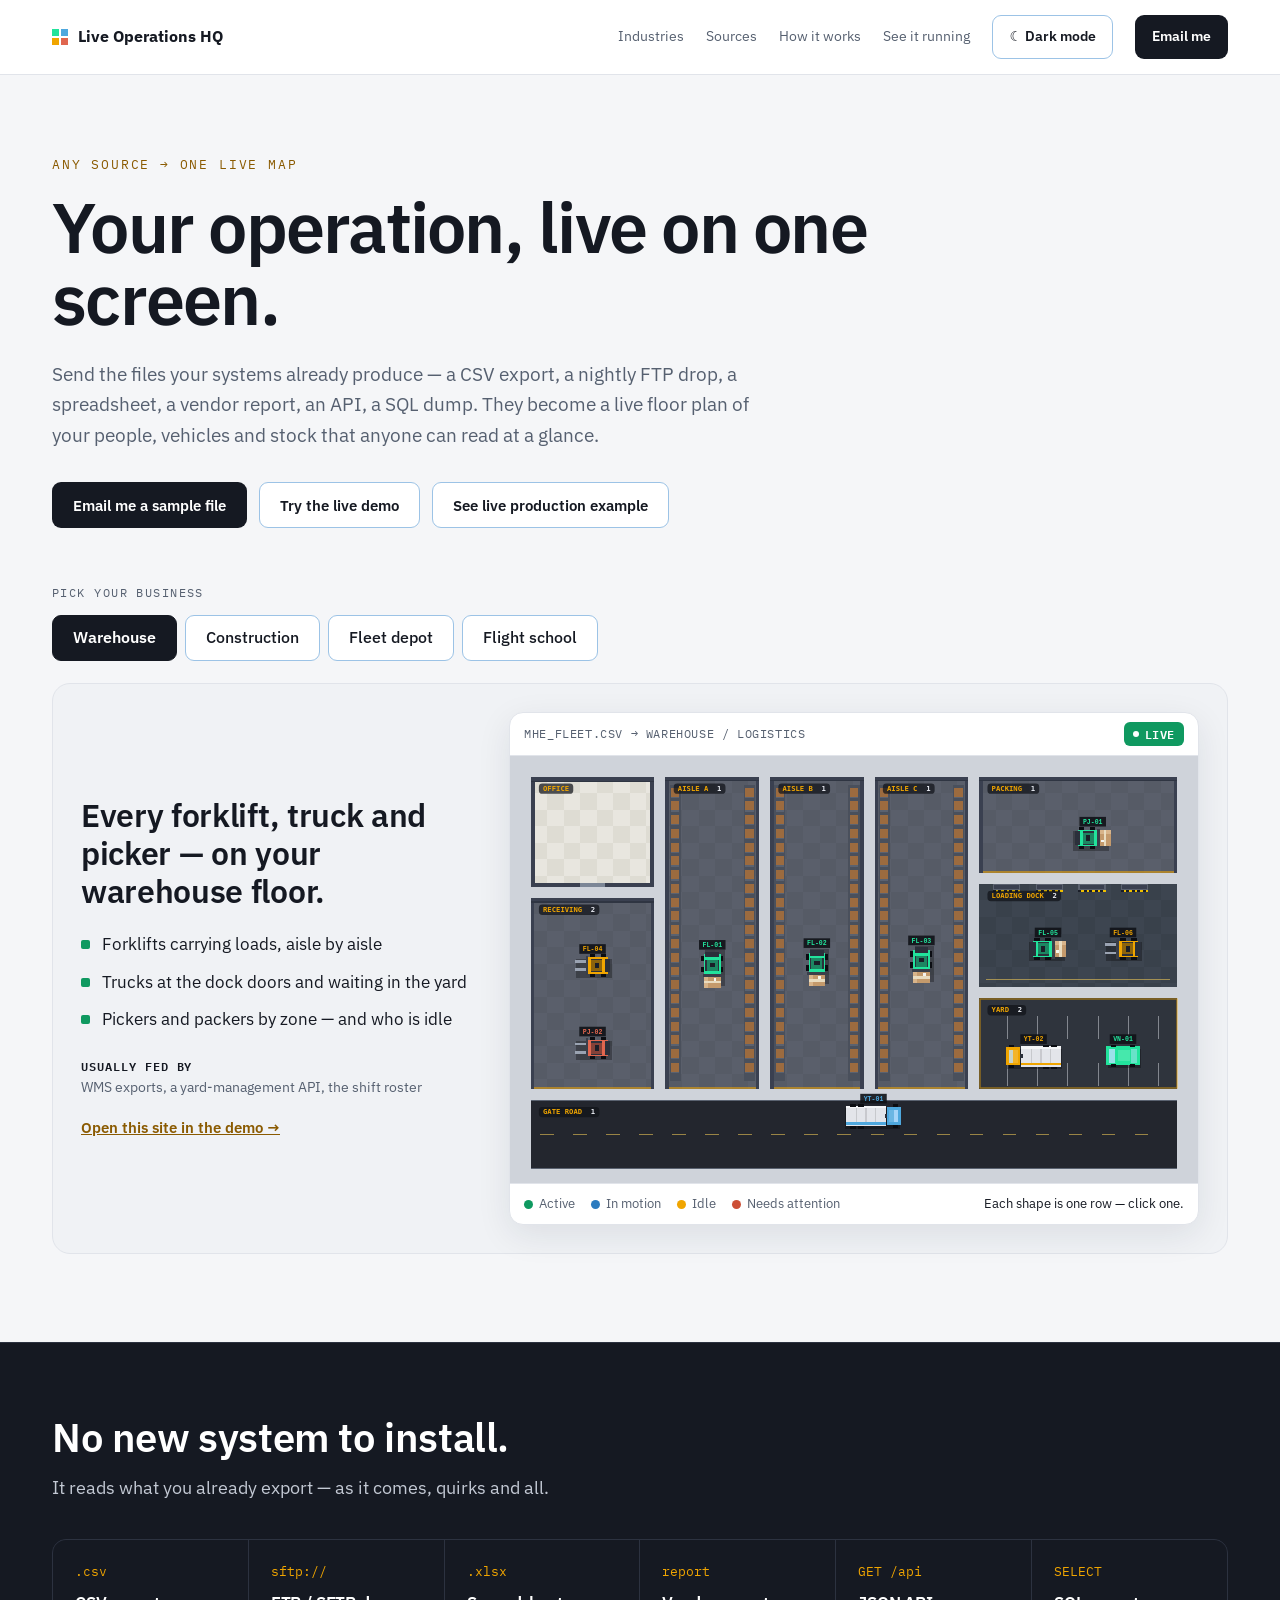
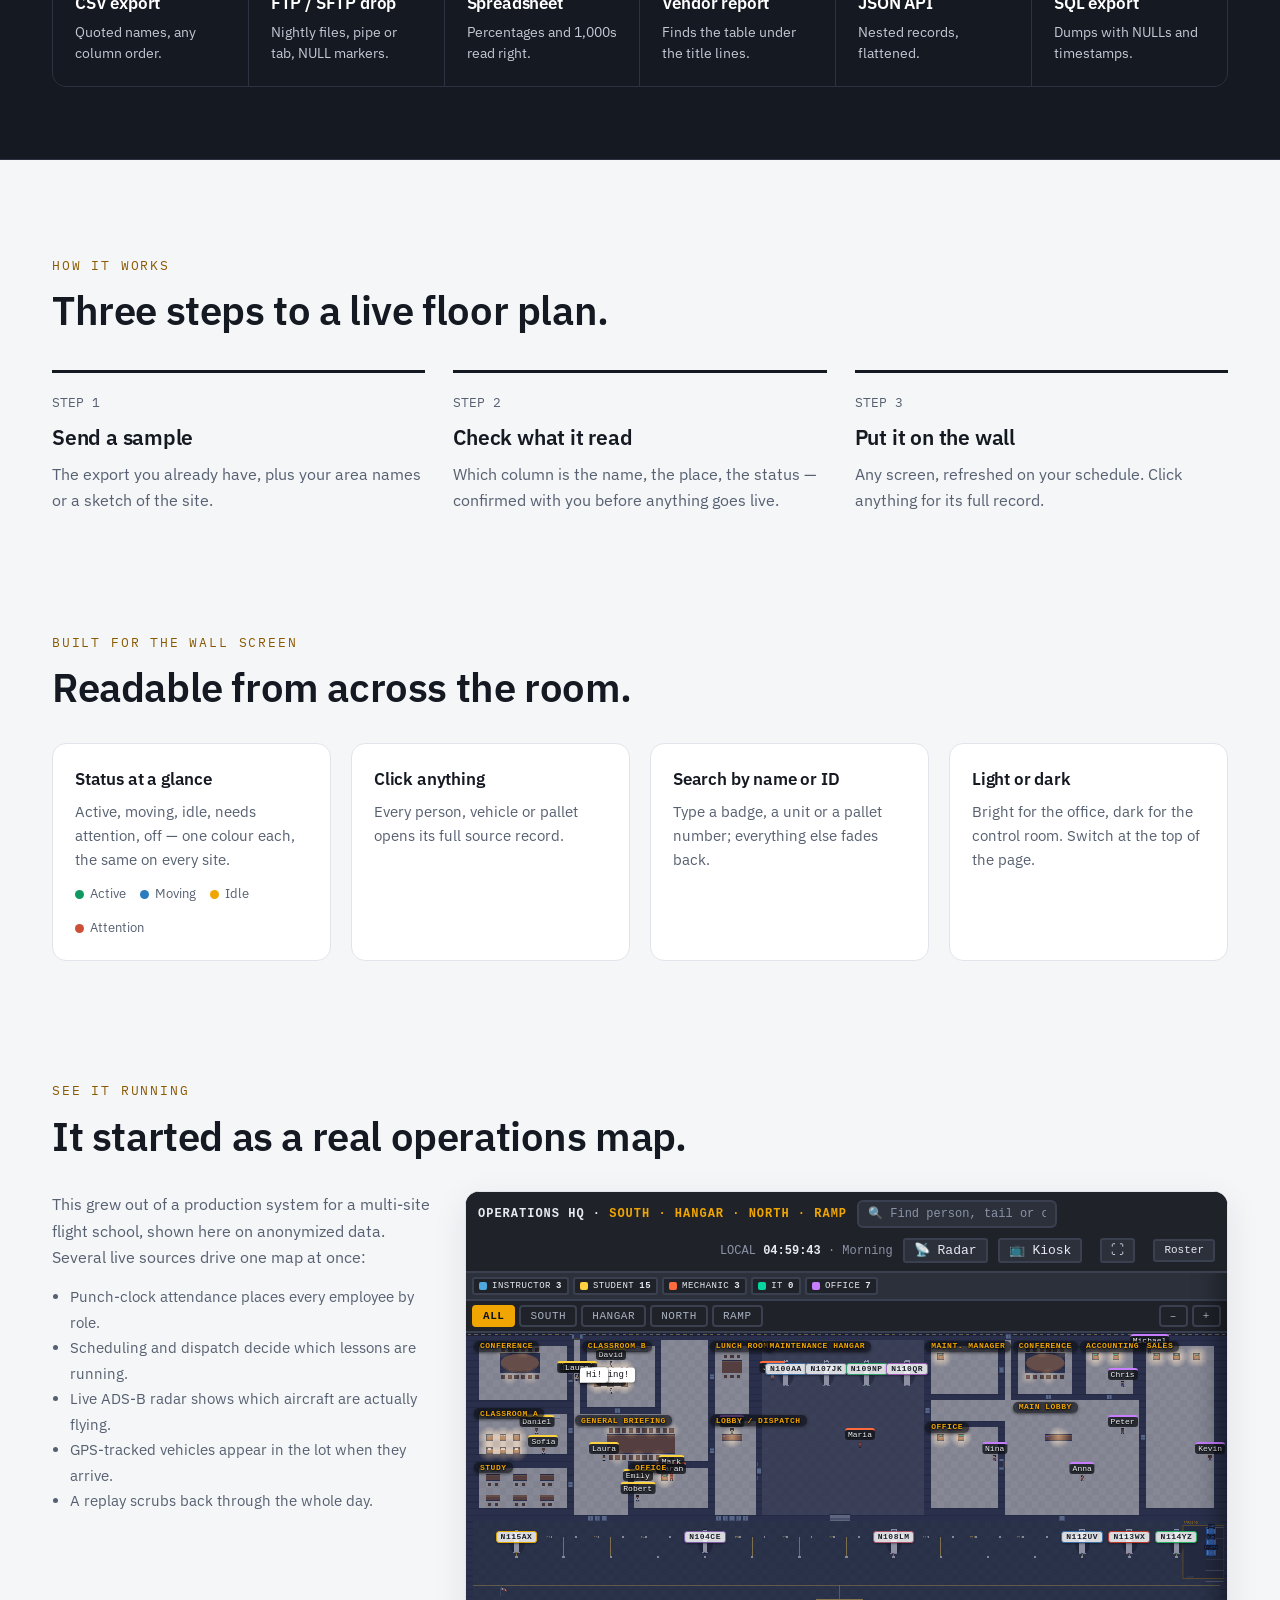
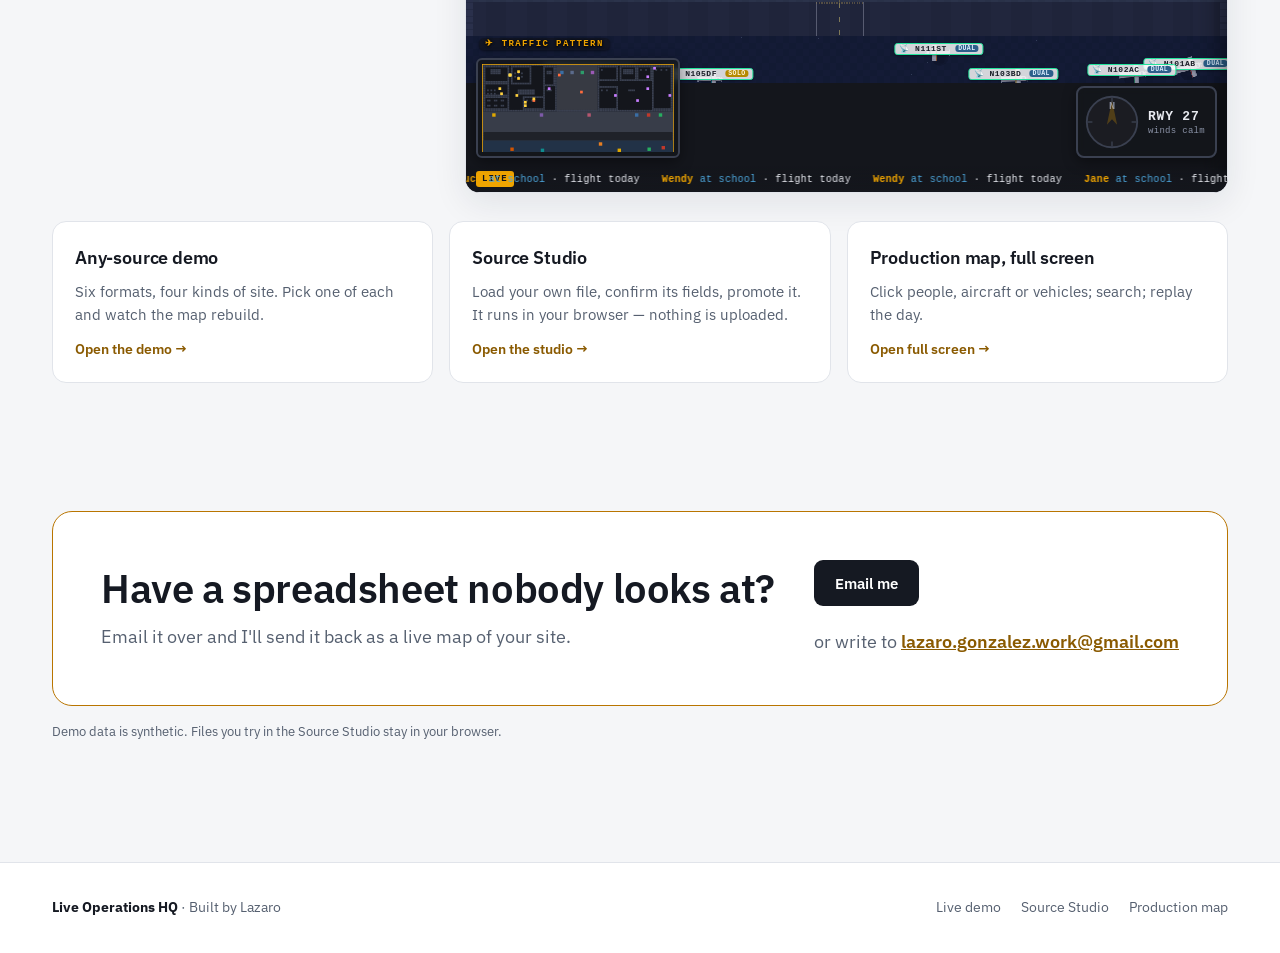
<file: index.html>
<!DOCTYPE html>
<html lang="en">
<head>
<meta charset="UTF-8">
<meta name="viewport" content="width=device-width, initial-scale=1.0">
<title>Live Operations HQ — Your operation, live on one screen</title>
<meta name="description" content="The files your systems already produce — CSV exports, FTP drops, spreadsheets, vendor reports, APIs, SQL dumps — become a live floor plan of your people, vehicles and stock.">
<link rel="preconnect" href="https://fonts.googleapis.com">
<link rel="preconnect" href="https://fonts.gstatic.com" crossorigin>
<link href="https://fonts.googleapis.com/css2?family=IBM+Plex+Mono:wght@400;500;600&family=IBM+Plex+Sans:wght@400;500;600;700&display=swap" rel="stylesheet">
<link rel="stylesheet" href="theme.css">
<script src="theme.js"></script>
<style>
  *{box-sizing:border-box}
  [hidden]{display:none !important}
  html,body{margin:0}
  body{background:var(--bg);color:var(--ink);font-family:'IBM Plex Sans',system-ui,-apple-system,'Segoe UI',sans-serif;line-height:1.55;}
  a{color:var(--accent-text)}
  .wrap{max-width:1240px;margin:0 auto;padding:0 32px;}
  .mono{font-family:'IBM Plex Mono',ui-monospace,Menlo,monospace;}
  .eyebrow{margin:0;font-family:'IBM Plex Mono',ui-monospace,monospace;font-size:13px;letter-spacing:.14em;color:var(--accent-text);}
  h1,h2,h3{font-weight:600;letter-spacing:-.01em;}

  /* header */
  .top{border-bottom:1px solid var(--line);background:var(--panel);}
  .top .wrap{display:flex;align-items:center;gap:22px;flex-wrap:wrap;padding-top:14px;padding-bottom:14px;}
  .brand{display:flex;align-items:center;gap:10px;color:var(--ink);text-decoration:none;font-weight:700;font-size:16px;}
  .mark{display:grid;grid-template-columns:repeat(2,7px);gap:2px;}
  .mark i{width:7px;height:7px;display:block;}
  .nav{display:flex;gap:22px;flex-wrap:wrap;margin-left:auto;font-size:14px;}
  .nav a{color:var(--dim);text-decoration:none;padding:12px 0;}
  .nav a:hover{color:var(--ink);}
  .btn{display:inline-flex;align-items:center;justify-content:center;min-height:46px;padding:0 20px;border-radius:9px;
    font:inherit;font-weight:600;font-size:15px;text-decoration:none;cursor:pointer;border:1px solid transparent;}
  .btn.primary{background:var(--btn-bg);color:var(--btn-ink);}
  .btn.primary:hover{filter:brightness(1.08);}
  .btn.ghost{background:var(--panel);color:var(--ink);border-color:var(--soft-line);}
  .btn.ghost:hover{border-color:var(--blue);}
  .btn.sm{min-height:44px;padding:0 16px;font-size:14px;}

  /* hero */
  .hero{padding:80px 0 28px;}
  .hero h1{margin:16px 0 0;max-width:920px;font-size:clamp(40px,6vw,70px);line-height:1.03;letter-spacing:-.025em;}
  .hero .lede{margin:24px 0 0;max-width:720px;font-size:19px;line-height:1.6;color:var(--dim);}
  .ctas{display:flex;gap:12px;flex-wrap:wrap;margin-top:32px;}

  /* industry picker */
  .picker{padding:28px 0 88px;}
  .pick-label{margin:0 0 12px;font-family:'IBM Plex Mono',monospace;font-size:12px;letter-spacing:.12em;color:var(--dim);}
  .tabs{display:flex;flex-wrap:wrap;gap:8px;}
  .tab{min-height:46px;padding:0 20px;border-radius:9px;border:1px solid var(--soft-line);background:var(--panel);
    color:var(--ink);font:inherit;font-size:16px;font-weight:500;cursor:pointer;}
  .tab:hover{border-color:var(--blue);}
  .tab[aria-pressed="true"]{background:var(--btn-bg);color:var(--btn-ink);border-color:var(--btn-bg);font-weight:600;}
  .panel{display:flex;flex-wrap:wrap;gap:36px;align-items:center;margin-top:22px;padding:28px;border:1px solid var(--line);
    border-radius:18px;background:var(--panel2);}
  .panel-text{flex:1 1 320px;min-width:0;}
  .panel-text h2{margin:0;font-size:clamp(24px,2.8vw,32px);line-height:1.18;}
  .bullets{margin:22px 0 0;padding:0;list-style:none;display:flex;flex-direction:column;gap:12px;}
  .bullets li{display:flex;gap:12px;align-items:baseline;font-size:17px;line-height:1.5;}
  .bullets li::before{content:"";flex:none;width:9px;height:9px;border-radius:2px;background:var(--green);transform:translateY(-1px);}
  .fed{margin:24px 0 0;font-size:14px;line-height:1.6;color:var(--dim);}
  .fed b{display:block;font-family:'IBM Plex Mono',monospace;font-size:12px;letter-spacing:.08em;color:var(--ink);font-weight:600;}
  .panel-text .more{display:inline-block;margin-top:18px;font-weight:600;font-size:15px;}

  /* the wall screen */
  .screen{flex:1.8 1 560px;min-width:0;margin:0;border:1px solid var(--line);border-radius:14px;overflow:hidden;
    background:var(--panel);box-shadow:var(--shadow);}
  .screen-bar{display:flex;justify-content:space-between;align-items:center;gap:12px;flex-wrap:wrap;padding:9px 14px;
    border-bottom:1px solid var(--line);font-family:'IBM Plex Mono',monospace;font-size:12px;letter-spacing:.05em;color:var(--dim);}
  .live{display:inline-flex;align-items:center;gap:6px;padding:3px 9px;border-radius:6px;background:var(--green);color:var(--on-pill);font-weight:600;}
  .live i{width:6px;height:6px;border-radius:50%;background:var(--on-pill);animation:bl 1.4s infinite;}
  @keyframes bl{0%,100%{opacity:1}50%{opacity:.25}}
  @media (prefers-reduced-motion: reduce){ .live i{animation:none} }
  .screen canvas{display:block;width:100%;height:auto;background:var(--map-bg);}
  .screen-foot{display:flex;gap:16px;flex-wrap:wrap;align-items:center;padding:10px 14px;border-top:1px solid var(--line);font-size:13px;color:var(--dim);}
  .dot{display:inline-flex;align-items:center;gap:6px;}
  .dot::before{content:"";width:9px;height:9px;border-radius:50%;background:var(--c);}
  .screen-foot .sel{margin-left:auto;color:var(--ink);}

  /* sources band */
  .band{background:var(--band);color:var(--band-ink);border-block:1px solid var(--band-line);}
  .band .wrap{padding-top:72px;padding-bottom:72px;}
  .band h2{margin:0;font-size:clamp(28px,3.6vw,40px);line-height:1.12;}
  .band p.sub{margin:14px 0 0;max-width:640px;font-size:18px;line-height:1.6;color:var(--band-dim);}
  .srcgrid{display:grid;grid-template-columns:repeat(auto-fit,minmax(180px,1fr));gap:1px;margin-top:36px;
    background:var(--band-line);border:1px solid var(--band-line);border-radius:14px;overflow:hidden;}
  .srcgrid div{padding:22px;background:var(--band);}
  .srcgrid .mono{margin:0;font-size:13px;color:#f0a500;}
  .srcgrid h3{margin:8px 0 0;font-size:17px;}
  .srcgrid p{margin:6px 0 0;font-size:14px;line-height:1.5;color:var(--band-dim);}

  /* sections */
  .sec{padding:96px 0 24px;}
  .sec h2{margin:12px 0 0;font-size:clamp(28px,3.6vw,40px);line-height:1.14;}
  .steps{margin:36px 0 0;padding:0;list-style:none;display:grid;grid-template-columns:repeat(auto-fit,minmax(260px,1fr));gap:28px;}
  .steps li{border-top:3px solid var(--ink);padding-top:20px;}
  .steps .mono{margin:0;font-size:13px;color:var(--dim);}
  .steps h3{margin:8px 0 0;font-size:21px;}
  .steps p{margin:8px 0 0;font-size:16px;line-height:1.6;color:var(--dim);}
  .feats{display:grid;grid-template-columns:repeat(auto-fit,minmax(230px,1fr));gap:20px;margin-top:32px;}
  .feat{padding:22px;border:1px solid var(--line);border-radius:14px;background:var(--panel);}
  .feat h3{margin:0;font-size:17px;}
  .feat p{margin:8px 0 0;font-size:15px;line-height:1.6;color:var(--dim);}
  .legend{display:flex;gap:14px;flex-wrap:wrap;margin-top:12px;font-size:13px;color:var(--dim);}

  /* production proof */
  .prod{display:flex;flex-wrap:wrap;gap:32px;align-items:flex-start;margin-top:32px;}
  .prod-text{flex:1 1 300px;min-width:0;}
  .prod-text p{margin:0 0 14px;font-size:16px;line-height:1.65;color:var(--dim);}
  .prod-text ul{margin:0;padding-left:18px;color:var(--dim);font-size:15px;line-height:1.7;}
  .prod-frame{flex:2 1 600px;min-width:0;border:1px solid var(--line);border-radius:14px;overflow:hidden;background:#14161c;box-shadow:var(--shadow);}
  .prod-frame iframe{display:block;width:100%;height:600px;border:0;}
  .tries{display:grid;grid-template-columns:repeat(auto-fit,minmax(260px,1fr));gap:16px;margin-top:28px;}
  .try{display:block;padding:22px;border:1px solid var(--line);border-radius:14px;background:var(--panel);color:var(--ink);text-decoration:none;}
  .try:hover{border-color:var(--blue);}
  .try h3{margin:0;font-size:18px;}
  .try p{margin:8px 0 0;font-size:15px;line-height:1.55;color:var(--dim);}
  .try span{display:inline-block;margin-top:12px;font-weight:600;font-size:14px;color:var(--accent-text);}

  /* closing */
  .cta{display:flex;flex-wrap:wrap;gap:28px;align-items:center;justify-content:space-between;margin-top:8px;padding:48px;
    border-radius:20px;border:1px solid var(--accent);background:var(--panel);}
  .cta h2{margin:0;font-size:clamp(28px,3.6vw,40px);line-height:1.12;}
  .cta p{margin:12px 0 0;font-size:18px;line-height:1.6;color:var(--dim);}
  .cta-act{display:flex;flex-direction:column;align-items:flex-start;gap:10px;}
  .addr{margin:0;font-size:14px;color:var(--dim);overflow-wrap:anywhere;}
  .addr a{font-weight:600;}
  .note{margin:16px 0 0;font-size:13px;color:var(--dim);}
  footer{margin-top:96px;border-top:1px solid var(--line);background:var(--panel);}
  footer .wrap{display:flex;flex-wrap:wrap;gap:20px;align-items:center;padding-top:22px;padding-bottom:22px;font-size:14px;color:var(--dim);}
  footer nav{display:flex;gap:20px;flex-wrap:wrap;margin-left:auto;}
  footer nav a{color:var(--dim);text-decoration:none;padding:12px 0;}
  footer strong{color:var(--ink);}

  @media(max-width:640px){
    .wrap{padding:0 18px;}
    .hero{padding-top:52px;}
    .panel{padding:16px;gap:24px;}
    .cta{padding:28px;}
    .prod-frame iframe{height:440px;}
  }
</style>
</head>
<body>

<header class="top">
  <div class="wrap">
    <a class="brand" href="#top">
      <span class="mark" aria-hidden="true"><i style="background:#22e39c"></i><i style="background:#4ea8de"></i><i style="background:#f0a500"></i><i style="background:#e0664f"></i></span>
      Live Operations HQ
    </a>
    <nav class="nav" aria-label="Main">
      <a href="#industries">Industries</a>
      <a href="#sources">Sources</a>
      <a href="#how">How it works</a>
      <a href="#see-it">See it running</a>
    </nav>
    <button class="btn ghost sm" type="button" data-theme-toggle>☾ Dark mode</button>
    <a class="btn primary sm" data-mail href="#contact">Email me</a>
  </div>
</header>

<main id="top">
  <section class="hero">
    <div class="wrap">
      <p class="eyebrow">ANY SOURCE → ONE LIVE MAP</p>
      <h1>Your operation, live on one screen.</h1>
      <p class="lede">Send the files your systems already produce — a CSV export, a nightly FTP drop, a spreadsheet, a vendor report, an API, a SQL dump. They become a live floor plan of your people, vehicles and stock that anyone can read at a glance.</p>
      <div class="ctas">
        <a class="btn primary" data-mail data-subject="Sample file for a live map" href="#contact">Email me a sample file</a>
        <a class="btn ghost" href="pipeline.html">Try the live demo</a>
        <a class="btn ghost" href="presentation.html">See live production example</a>
      </div>
    </div>
  </section>

  <section class="picker" id="industries" aria-labelledby="pick-label">
    <div class="wrap">
      <p class="pick-label" id="pick-label">PICK YOUR BUSINESS</p>
      <div class="tabs" role="group" aria-labelledby="pick-label" id="tabs"></div>

      <div class="panel">
        <div class="panel-text" aria-live="polite">
          <h2 id="ind-headline">—</h2>
          <ul class="bullets" id="ind-bullets"></ul>
          <p class="fed"><b>USUALLY FED BY</b><span id="ind-sources">—</span></p>
          <a class="more" id="ind-more" href="pipeline.html">Open this site in the demo →</a>
        </div>
        <figure class="screen">
          <div class="screen-bar">
            <span id="screen-title">—</span>
            <span class="live"><i></i>LIVE</span>
          </div>
          <canvas id="hero-map" width="1000" height="620" role="img" aria-label="Live floor plan"></canvas>
          <figcaption class="screen-foot">
            <span class="dot" style="--c:var(--green)">Active</span>
            <span class="dot" style="--c:var(--blue)">In motion</span>
            <span class="dot" style="--c:#f0a500">Idle</span>
            <span class="dot" style="--c:var(--red)">Needs attention</span>
            <span class="sel" id="screen-sel">Each shape is one row — click one.</span>
          </figcaption>
        </figure>
      </div>
    </div>
  </section>

  <section class="band" id="sources">
    <div class="wrap">
      <h2>No new system to install.</h2>
      <p class="sub">It reads what you already export — as it comes, quirks and all.</p>
      <div class="srcgrid">
        <div><p class="mono">.csv</p><h3>CSV export</h3><p>Quoted names, any column order.</p></div>
        <div><p class="mono">sftp://</p><h3>FTP / SFTP drop</h3><p>Nightly files, pipe or tab, NULL markers.</p></div>
        <div><p class="mono">.xlsx</p><h3>Spreadsheet</h3><p>Percentages and 1,000s read right.</p></div>
        <div><p class="mono">report</p><h3>Vendor report</h3><p>Finds the table under the title lines.</p></div>
        <div><p class="mono">GET /api</p><h3>JSON API</h3><p>Nested records, flattened.</p></div>
        <div><p class="mono">SELECT</p><h3>SQL export</h3><p>Dumps with NULLs and timestamps.</p></div>
      </div>
    </div>
  </section>

  <section class="sec" id="how">
    <div class="wrap">
      <p class="eyebrow">HOW IT WORKS</p>
      <h2>Three steps to a live floor plan.</h2>
      <ol class="steps">
        <li><p class="mono">STEP 1</p><h3>Send a sample</h3><p>The export you already have, plus your area names or a sketch of the site.</p></li>
        <li><p class="mono">STEP 2</p><h3>Check what it read</h3><p>Which column is the name, the place, the status — confirmed with you before anything goes live.</p></li>
        <li><p class="mono">STEP 3</p><h3>Put it on the wall</h3><p>Any screen, refreshed on your schedule. Click anything for its full record.</p></li>
      </ol>
    </div>
  </section>

  <section class="sec">
    <div class="wrap">
      <p class="eyebrow">BUILT FOR THE WALL SCREEN</p>
      <h2>Readable from across the room.</h2>
      <div class="feats">
        <div class="feat"><h3>Status at a glance</h3><p>Active, moving, idle, needs attention, off — one colour each, the same on every site.</p>
          <div class="legend">
            <span class="dot" style="--c:var(--green)">Active</span><span class="dot" style="--c:var(--blue)">Moving</span>
            <span class="dot" style="--c:#f0a500">Idle</span><span class="dot" style="--c:var(--red)">Attention</span>
          </div></div>
        <div class="feat"><h3>Click anything</h3><p>Every person, vehicle or pallet opens its full source record.</p></div>
        <div class="feat"><h3>Search by name or ID</h3><p>Type a badge, a unit or a pallet number; everything else fades back.</p></div>
        <div class="feat"><h3>Light or dark</h3><p>Bright for the office, dark for the control room. Switch at the top of the page.</p></div>
      </div>
    </div>
  </section>

  <section class="sec" id="see-it">
    <div class="wrap">
      <p class="eyebrow">SEE IT RUNNING</p>
      <h2>It started as a real operations map.</h2>
      <div class="prod">
        <div class="prod-text">
          <p>This grew out of a production system for a multi-site flight school, shown here on anonymized data. Several live sources drive one map at once:</p>
          <ul>
            <li>Punch-clock attendance places every employee by role.</li>
            <li>Scheduling and dispatch decide which lessons are running.</li>
            <li>Live ADS-B radar shows which aircraft are actually flying.</li>
            <li>GPS-tracked vehicles appear in the lot when they arrive.</li>
            <li>A replay scrubs back through the whole day.</li>
          </ul>
        </div>
        <div class="prod-frame">
          <iframe src="presentation.html" title="The production operations map, on anonymized data" loading="lazy"></iframe>
        </div>
      </div>
      <div class="tries">
        <a class="try" href="pipeline.html"><h3>Any-source demo</h3><p>Six formats, four kinds of site. Pick one of each and watch the map rebuild.</p><span>Open the demo →</span></a>
        <a class="try" href="studio.html"><h3>Source Studio</h3><p>Load your own file, confirm its fields, promote it. It runs in your browser — nothing is uploaded.</p><span>Open the studio →</span></a>
        <a class="try" href="presentation.html"><h3>Production map, full screen</h3><p>Click people, aircraft or vehicles; search; replay the day.</p><span>Open full screen →</span></a>
      </div>
    </div>
  </section>

  <section class="sec" id="contact">
    <div class="wrap">
      <div class="cta">
        <div style="flex:1 1 480px">
          <h2>Have a spreadsheet nobody looks at?</h2>
          <p>Email it over and I'll send it back as a live map of your site.</p>
        </div>
        <div class="cta-act">
          <a class="btn primary" data-mail data-subject="Live map for our site" href="#contact">Email me</a>
          <p class="addr">or write to <a data-mail data-show-address href="#contact">—</a></p>
        </div>
      </div>
      <p class="note">Demo data is synthetic. Files you try in the Source Studio stay in your browser.</p>
    </div>
  </section>
</main>

<footer>
  <div class="wrap">
    <span><strong>Live Operations HQ</strong> · Built by Lazaro</span>
    <nav aria-label="Footer">
      <a href="pipeline.html">Live demo</a>
      <a href="studio.html">Source Studio</a>
      <a href="presentation.html">Production map</a>
    </nav>
  </div>
</footer>

<script src="engine.js"></script>
<script src="samples.js"></script>
<script>
(function(){
'use strict';

/* One place for the contact address — every "Email me" link uses it. */
var CONTACT_EMAIL = 'lazaro.gonzalez.work@gmail.com';

document.querySelectorAll('[data-mail]').forEach(function(a){
  var subj = a.getAttribute('data-subject');
  a.href = 'mailto:' + CONTACT_EMAIL + (subj ? '?subject=' + encodeURIComponent(subj) : '');
  if(a.hasAttribute('data-show-address')) a.textContent = CONTACT_EMAIL;
});

/* ---------------- industry picker, driving the real engine ---------------- */

var INDUSTRIES = [
  { id:'warehouse', name:'Warehouse', source:'sheet',
    headline:'Every forklift, truck and picker — on your warehouse floor.',
    bullets:['Forklifts carrying loads, aisle by aisle', 'Trucks at the dock doors and waiting in the yard', 'Pickers and packers by zone — and who is idle'],
    sources:'WMS exports, a yard-management API, the shift roster' },
  { id:'construction', name:'Construction', source:'sheet',
    headline:'Crews, plant and deliveries — on your site plan.',
    bullets:['Excavators, loaders and cranes by block', 'Deliveries at the gate, and which ones are late', 'Who is on shift, by trade and block'],
    sources:'Plant telematics, supplier delivery schedules, timesheets' },
  { id:'depot', name:'Fleet depot', source:'sheet',
    headline:'Every van and truck — in the lot, the bays or on the road.',
    bullets:['Vehicles at base, in service or out on routes', 'Faults and out-of-service units stand out', 'Drivers and technicians where they are working'],
    sources:'A telematics API, route reports, workshop jobs' },
  { id:'airfield', name:'Flight school', source:'api',
    headline:'Aircraft, instructors and students — live on your airfield.',
    bullets:['Aircraft in the hangar, on the apron and rolling', 'Instructors and students by classroom', 'Fuel and parts deliveries as they arrive'],
    sources:'Scheduling and dispatch, ADS-B radar, training records' }
];

var $ = function(id){ return document.getElementById(id); };
var canvas = $('hero-map');
var view = new HQ.MapView(canvas, { onSelect: function(e){
  $('screen-sel').textContent = e
    ? e.label + ' · ' + HQ.STATUS_LABEL[e.status] + ' · ' + e.zone.name
    : 'Each shape is one row — click one.';
}});
window.addEventListener('hq-theme', function(){ view.readTheme(); });

function show(id){
  var ind = INDUSTRIES.filter(function(x){ return x.id === id; })[0] || INDUSTRIES[0];
  var sample = window.HQ_SITE_SAMPLES[ind.id][ind.source], layout = HQ.LAYOUTS[ind.id];
  var ds = HQ.loadSource(sample.text, sample.name, sample.label);
  var built = HQ.buildEntities(ds, HQ.inferMapping(ds), layout);
  view.set(layout, built.entities);

  $('ind-headline').textContent = ind.headline;
  $('ind-bullets').innerHTML = '';
  ind.bullets.forEach(function(b){ var li = document.createElement('li'); li.textContent = b; $('ind-bullets').appendChild(li); });
  $('ind-sources').textContent = ind.sources;
  $('ind-more').href = 'pipeline.html?site=' + ind.id + '&source=' + ind.source;
  $('screen-title').textContent = sample.name.toUpperCase() + ' → ' + layout.label.replace(/^\S+\s/, '').toUpperCase();
  $('screen-sel').textContent = 'Each shape is one row — click one.';
  canvas.setAttribute('aria-label', 'Live ' + ind.name.toLowerCase() + ' floor plan drawn from ' + sample.name + ': ' +
    built.entities.length + ' items, each coloured by its status.');
  document.querySelectorAll('#tabs .tab').forEach(function(t){
    t.setAttribute('aria-pressed', t.getAttribute('data-id') === ind.id ? 'true' : 'false');
  });
}

INDUSTRIES.forEach(function(ind){
  var b = document.createElement('button');
  b.type = 'button'; b.className = 'tab'; b.textContent = ind.name;
  b.setAttribute('data-id', ind.id); b.setAttribute('aria-pressed', 'false');
  b.addEventListener('click', function(){ show(ind.id); });
  $('tabs').appendChild(b);
});
show('warehouse');

/* only animate while the map is on screen */
if('IntersectionObserver' in window){
  new IntersectionObserver(function(entries){
    entries.forEach(function(en){ if(en.isIntersecting) view.start(); else view.stop(); });
  }).observe(canvas);
} else {
  view.start();
}
})();
</script>
</body>
</html>
</file>
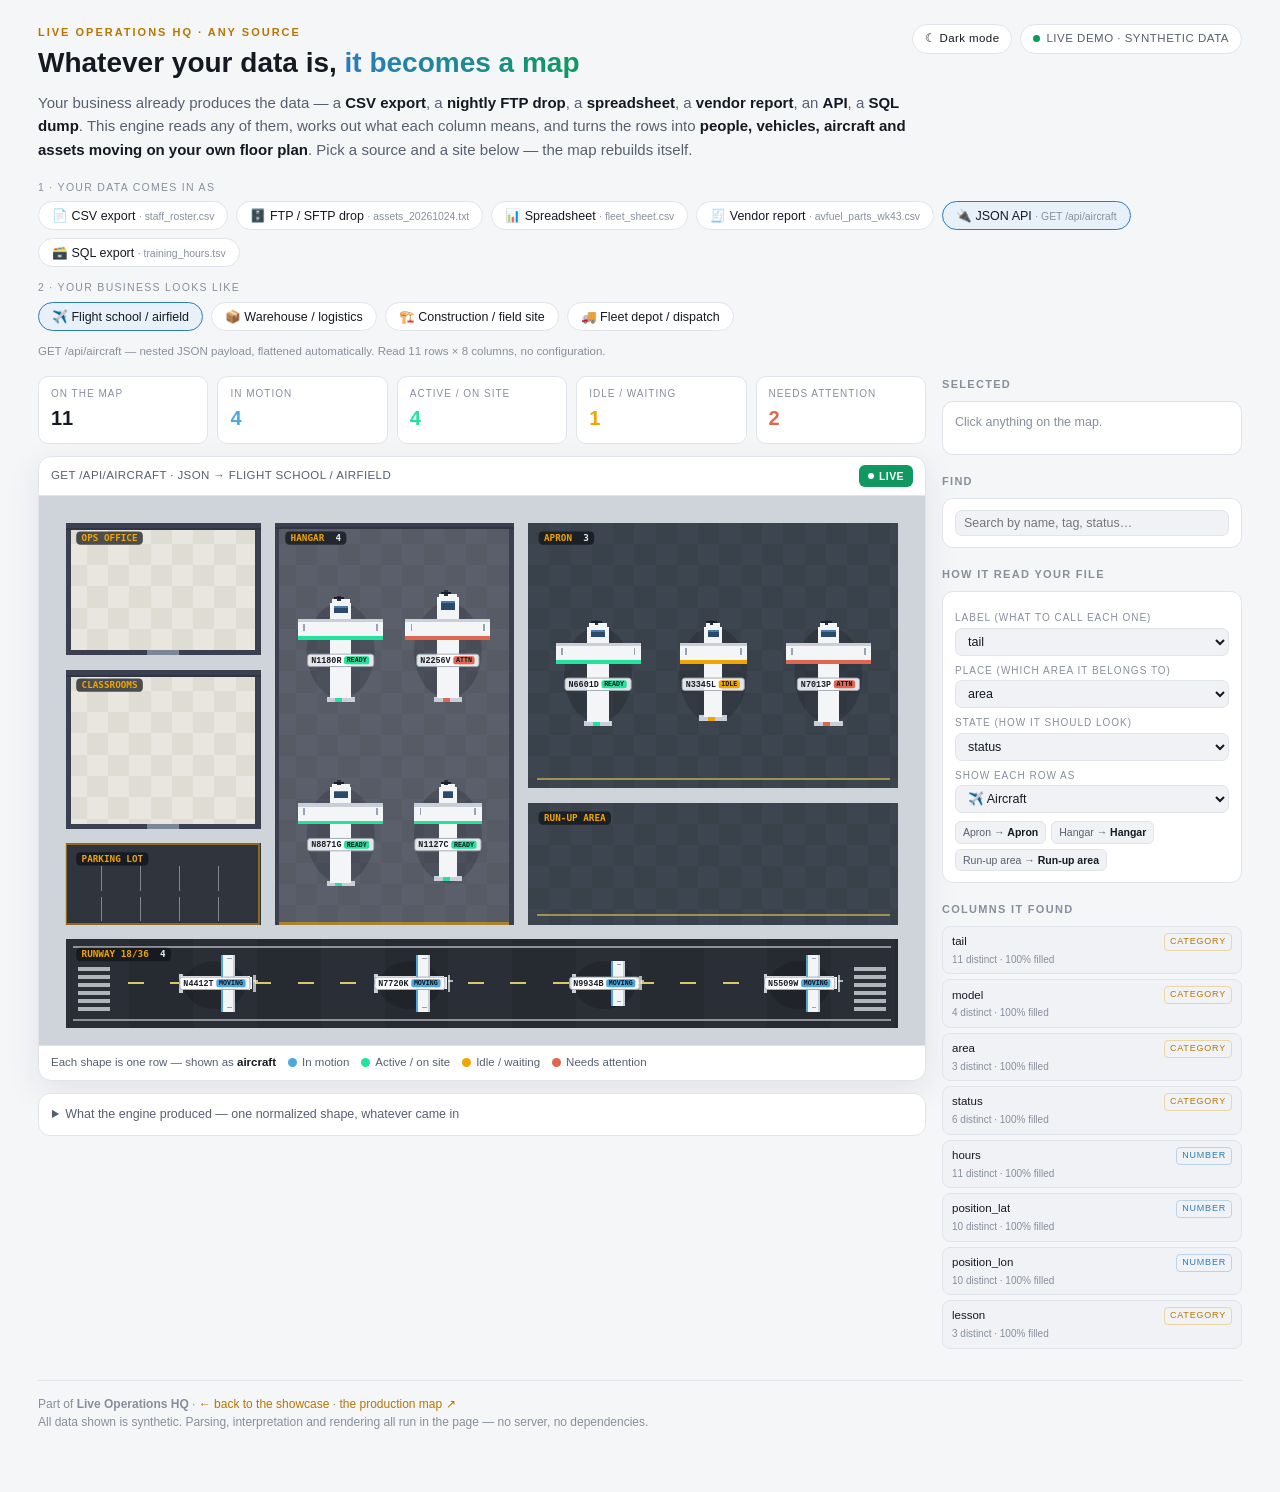
<file: pipeline.html>
<!DOCTYPE html>
<html lang="en">
<head>
<meta charset="UTF-8">
<meta name="viewport" content="width=device-width, initial-scale=1.0">
<title>Any Source → A Live Map — Live Operations HQ</title>
<link rel="stylesheet" href="theme.css">
<script src="theme.js"></script>
<style>
  *{box-sizing:border-box}
  [hidden]{display:none !important}
  html,body{margin:0}
  body{background:var(--bg);color:var(--ink);line-height:1.55;
    font-family:-apple-system,BlinkMacSystemFont,"Segoe UI",Roboto,Helvetica,sans-serif;}
  .app{max-width:1240px;margin:0 auto;padding:24px 18px 60px;}

  .top{display:flex;justify-content:space-between;align-items:flex-start;gap:16px;flex-wrap:wrap;}
  .eyebrow{letter-spacing:2px;text-transform:uppercase;color:var(--accent);font-size:11px;font-weight:700;}
  h1{font-size:28px;line-height:1.15;margin:6px 0 0;}
  h1 .g{background:linear-gradient(90deg,var(--blue),var(--green));-webkit-background-clip:text;background-clip:text;color:transparent;}
  .badge{display:flex;align-items:center;gap:6px;background:var(--panel);border:1px solid var(--line);
    border-radius:20px;padding:5px 12px;font-size:11.5px;color:var(--dim);letter-spacing:.5px;}
  .badge .dot{width:7px;height:7px;border-radius:50%;background:var(--green);animation:bl 1.6s infinite;}
  @keyframes bl{0%,100%{opacity:1}50%{opacity:.25}}
  .lede{font-size:15px;color:var(--dim);max-width:900px;margin:12px 0 18px;}
  .lede b{color:var(--ink);}

  .pickrow{margin-bottom:12px;}
  .picklbl{font-size:10.5px;letter-spacing:1.3px;text-transform:uppercase;color:var(--faint);margin-bottom:6px;}
  .chips{display:flex;flex-wrap:wrap;gap:8px;}
  .chip{background:var(--panel);border:1px solid var(--line);color:var(--ink);border-radius:20px;
    padding:6px 13px;font-size:12.5px;cursor:pointer;font-family:inherit;transition:border-color .15s,background .15s;}
  .chip:hover{border-color:var(--blue);}
  .chip.on{border-color:var(--blue);background:var(--soft);}
  .chip small{color:var(--faint);}

  .grid{display:grid;grid-template-columns:1fr 300px;gap:16px;margin-top:16px;align-items:start;}
  .grid > *{min-width:0;}
  h2{font-size:11px;letter-spacing:1.3px;text-transform:uppercase;color:var(--faint);margin:0 0 8px;}
  .side h2{margin-top:18px;}
  .side h2:first-child{margin-top:0;}
  .empty{color:var(--faint);font-size:12.5px;margin:0;}

  .stage{background:var(--panel);border:1px solid var(--line);border-radius:13px;overflow:hidden;box-shadow:var(--shadow);}
  .stagebar{display:flex;justify-content:space-between;align-items:center;gap:10px;flex-wrap:wrap;
    padding:8px 12px;border-bottom:1px solid var(--line);font-size:11.5px;color:var(--dim);letter-spacing:.4px;}
  .live{display:flex;align-items:center;gap:5px;font-weight:700;color:var(--on-pill);background:var(--green);
    padding:3px 9px;border-radius:6px;font-size:10.5px;}
  .live .d{width:6px;height:6px;border-radius:50%;background:var(--on-pill);animation:bl 1.4s infinite;}
  canvas{display:block;width:100%;height:auto;background:var(--map-bg);cursor:crosshair;}
  .legend{display:flex;flex-wrap:wrap;gap:12px;padding:8px 12px;border-top:1px solid var(--line);font-size:11.5px;color:var(--dim);}
  .legend i{display:inline-block;width:9px;height:9px;border-radius:50%;margin-right:5px;vertical-align:-1px;}

  .counts{display:grid;grid-template-columns:repeat(auto-fit,minmax(118px,1fr));gap:9px;margin-bottom:12px;}
  .cnt{background:var(--panel);border:1px solid var(--line);border-radius:10px;padding:9px 12px;}
  .cnt .k{font-size:10px;letter-spacing:1px;text-transform:uppercase;color:var(--faint);
    overflow:hidden;text-overflow:ellipsis;white-space:nowrap;}
  .cnt .v{font-size:20px;font-weight:700;margin-top:1px;}

  .box{background:var(--panel);border:1px solid var(--line);border-radius:11px;padding:11px 12px;font-size:12.5px;}
  .box + .box{margin-top:8px;}
  label.f{display:block;font-size:10px;letter-spacing:1px;text-transform:uppercase;color:var(--faint);margin:7px 0 2px;}
  select,input[type=search]{width:100%;background:var(--panel2);color:var(--ink);border:1px solid var(--line);
    border-radius:7px;padding:5px 8px;font-size:12.5px;font-family:inherit;}

  .maps{display:flex;flex-wrap:wrap;gap:5px;margin-top:8px;}
  .mapchip{background:var(--panel2);border:1px solid var(--line);border-radius:6px;padding:2px 7px;font-size:10.5px;color:var(--dim);}
  .mapchip b{color:var(--ink);font-weight:600;}

  .col{background:var(--panel2);border:1px solid var(--line);border-radius:8px;padding:6px 9px;font-size:11.5px;margin-bottom:5px;}
  .col .r1{display:flex;justify-content:space-between;align-items:center;gap:8px;}
  .col .nm{overflow:hidden;text-overflow:ellipsis;white-space:nowrap;}
  .tag{font-size:9px;letter-spacing:.8px;text-transform:uppercase;border:1px solid var(--line);
    border-radius:4px;padding:1px 5px;color:var(--dim);flex:none;}
  .tag.number{color:var(--blue);border-color:var(--tag-blue);}
  .tag.date{color:var(--green);border-color:var(--tag-green);}
  .tag.category{color:var(--accent);border-color:var(--tag-amber);}
  .tag.bool{color:var(--violet);border-color:var(--tag-violet);}
  .col .meta{color:var(--faint);font-size:10px;margin-top:1px;}

  .detail{min-height:54px;}
  .detail .t{font-size:14px;font-weight:700;}
  .detail .kv{display:flex;justify-content:space-between;gap:10px;font-size:11.5px;color:var(--dim);
    border-top:1px solid var(--line);padding:3px 0;}
  .detail .kv b{color:var(--ink);font-weight:500;text-align:right;overflow:hidden;text-overflow:ellipsis;white-space:nowrap;}

  details.norm{margin-top:12px;background:var(--panel);border:1px solid var(--line);border-radius:12px;padding:11px 13px;}
  details.norm summary{cursor:pointer;font-size:12.5px;color:var(--dim);}
  details.norm pre{margin:10px 0 0;max-height:260px;overflow:auto;background:var(--panel2);
    border:1px solid var(--line);border-radius:8px;padding:11px;font-size:11px;color:var(--dim);}
  .log{font-size:11.5px;color:var(--faint);margin-top:8px;min-height:17px;}
  .foot{margin-top:26px;border-top:1px solid var(--line);padding-top:14px;color:var(--faint);font-size:12px;}
  .foot a{color:var(--accent);text-decoration:none;}
  @media(max-width:900px){ .grid{grid-template-columns:1fr;} h1{font-size:22px;} }
</style>
</head>
<body>
<div class="app">

  <div class="top">
    <div>
      <div class="eyebrow">Live Operations HQ · Any source</div>
      <h1>Whatever your data is, <span class="g">it becomes a map</span></h1>
    </div>
    <div style="display:flex;gap:8px;align-items:center;flex-wrap:wrap;"><button class="themebtn" data-theme-toggle type="button">☾ Dark mode</button><div class="badge"><span class="dot"></span>LIVE DEMO · SYNTHETIC DATA</div></div>
  </div>

  <p class="lede">Your business already produces the data — a <b>CSV export</b>, a <b>nightly FTP drop</b>, a <b>spreadsheet</b>, a <b>vendor report</b>, an <b>API</b>, a <b>SQL dump</b>. This engine reads any of them, works out what each column means, and turns the rows into <b>people, vehicles, aircraft and assets moving on your own floor plan</b>. Pick a source and a site below — the map rebuilds itself.</p>

  <div class="pickrow">
    <div class="picklbl">1 · Your data comes in as</div>
    <div class="chips" id="sources"></div>
  </div>
  <div class="pickrow">
    <div class="picklbl">2 · Your business looks like</div>
    <div class="chips" id="layouts"></div>
  </div>
  <div class="log" id="log"></div>

  <div class="grid">
    <main>
      <div class="counts" id="counts"></div>
      <div class="stage">
        <div class="stagebar">
          <span id="stageTitle">—</span>
          <span class="live"><span class="d"></span>LIVE</span>
        </div>
        <canvas id="cv" width="1000" height="620"></canvas>
        <div class="legend" id="legend"></div>
      </div>
      <details class="norm">
        <summary>What the engine produced — one normalized shape, whatever came in</summary>
        <pre id="json">—</pre>
      </details>
    </main>

    <aside class="side">
      <h2>Selected</h2>
      <div class="box detail" id="detail"><p class="empty">Click anything on the map.</p></div>

      <h2>Find</h2>
      <div class="box"><input type="search" id="q" placeholder="Search by name, tag, status…"></div>

      <h2>How it read your file</h2>
      <div class="box">
        <label class="f">Label (what to call each one)</label><select id="mLabel"></select>
        <label class="f">Place (which area it belongs to)</label><select id="mZone"></select>
        <label class="f">State (how it should look)</label><select id="mStatus"></select>
        <label class="f">Show each row as</label><select id="mKind"></select>
        <div class="maps" id="zoneMap"></div>
      </div>

      <h2>Columns it found</h2>
      <div id="schema"><p class="empty">—</p></div>
    </aside>
  </div>

  <div class="foot">
    Part of <b>Live Operations HQ</b> · <a href="index.html">← back to the showcase</a> · <a href="presentation.html">the production map ↗</a><br>
    All data shown is synthetic. Parsing, interpretation and rendering all run in the page — no server, no dependencies.
  </div>
</div>

<script src="engine.js"></script>
<script src="samples.js"></script>
<script>
(function(){
'use strict';
var $ = function(s){ return document.querySelector(s); };
var SITES = window.HQ_SITE_SAMPLES, L = HQ.LAYOUTS;
function S(){ return SITES[state.layoutKey] || SITES.airfield; }   /* this site's own data */
var state = { srcKey:'api', layoutKey:'airfield', ds:null, mapping:null, built:null };
/* deep link from the showcase: pipeline.html?site=warehouse&source=sheet */
(function(){
  var q = new URLSearchParams(location.search);
  if(L[q.get('site')]) state.layoutKey = q.get('site');
  if(SITES[state.layoutKey] && SITES[state.layoutKey][q.get('source')]) state.srcKey = q.get('source');
})();

var view = new HQ.MapView($('#cv'), { onSelect: showDetail });
view.start();
window.addEventListener('hq-theme', function(){ view.readTheme(); });

/* ------------------------------- choosers ------------------------------- */

function chips(host, items, activeKey, onPick){
  host.innerHTML = items.map(function(it){
    return '<button class="chip'+(it.key===activeKey?' on':'')+'" data-k="'+it.key+'">'+
      it.label + (it.sub ? ' <small>· '+HQ.esc(it.sub)+'</small>' : '') + '</button>';
  }).join('');
  host.onclick = function(e){
    var b = e.target.closest && e.target.closest('.chip');
    if(b) onPick(b.getAttribute('data-k'));
  };
}

function renderChoosers(){
  var set = S();
  chips($('#sources'), Object.keys(set).map(function(k){
    return { key:k, label:set[k].label, sub:set[k].name };
  }), state.srcKey, function(k){ state.srcKey = k; load(); });

  chips($('#layouts'), Object.keys(L).map(function(k){
    return { key:k, label:L[k].label };
  }), state.layoutKey, function(k){ state.layoutKey = k; load(); });   /* switch to that site's data */
}

/* -------------------------------- loading ------------------------------- */

function load(){
  var s = S()[state.srcKey];
  try {
    state.ds = HQ.loadSource(s.text, s.name, s.label.replace(/^\S+\s/,''));
  } catch(err){
    $('#log').textContent = 'Could not read ' + s.name + ': ' + err.message;
    return;
  }
  state.mapping = HQ.inferMapping(state.ds);
  fillMapping();
  rebuild();
  $('#log').textContent = s.name + ' — ' + s.note + '. Read ' + state.ds.rows.length +
    ' rows × ' + state.ds.cols.length + ' columns, no configuration.';
}

function rebuild(){
  if(!state.ds) return;
  var layout = L[state.layoutKey];
  state.built = HQ.buildEntities(state.ds, state.mapping, layout);
  view.set(layout, state.built.entities);
  showDetail(null);
  renderChoosers(); renderCounts(); renderLegend(); renderZoneMap(); renderSchema(); renderJson();
  $('#stageTitle').textContent =
    state.ds.name.toUpperCase() + ' · ' + state.ds.format.toUpperCase() +
    ' → ' + layout.label.replace(/^\S+\s/,'').toUpperCase();
}

/* ------------------------------- panels --------------------------------- */

function renderCounts(){
  var ents = state.built.entities, by = {};
  ents.forEach(function(e){ by[e.status] = (by[e.status]||0) + 1; });
  var h = '<div class="cnt"><div class="k">On the map</div><div class="v">' + ents.length + '</div></div>';
  ['moving','ok','waiting','alert','off'].forEach(function(k){
    if(!by[k]) return;
    h += '<div class="cnt"><div class="k">' + HQ.STATUS_LABEL[k] + '</div>' +
         '<div class="v" style="color:' + HQ.statusColor(k) + '">' + by[k] + '</div></div>';
  });
  $('#counts').innerHTML = h;
}

function renderLegend(){
  var by = {};
  state.built.entities.forEach(function(e){ by[e.status] = 1; });
  var shown = {};
  state.built.entities.forEach(function(e){ shown[e.kind] = 1; });
  var h = '<span>Each shape is one row — shown as <b style="color:var(--ink)">' +
          Object.keys(shown).map(function(k){ return HQ.KIND_WORD[k] || k; }).join(' + ') + '</b></span>';
  ['moving','ok','waiting','alert','off'].forEach(function(k){
    if(!by[k]) return;
    h += '<span><i style="background:' + HQ.statusColor(k) + '"></i>' + HQ.STATUS_LABEL[k] + '</span>';
  });
  $('#legend').innerHTML = h;
}

function renderZoneMap(){
  var zm = state.built.zoneMap, keys = Object.keys(zm);
  var renamed = state.built.entities.filter(function(e){ return e.sourceLabel; });
  var note = renamed.length
    ? '<span class="mapchip" title="These rows are shown as ' + HQ.KIND_WORD[renamed[0].kind] + ' on this site, so they get matching names. The source ID stays on each record.">Renamed for this site: ' +
      renamed.slice(0,3).map(function(e){ return HQ.esc(e.sourceLabel) + ' → <b>' + HQ.esc(e.label) + '</b>'; }).join(', ') +
      (renamed.length > 3 ? ' +' + (renamed.length - 3) : '') + '</span>'
    : '';
  if(!keys.length){ $('#zoneMap').innerHTML = note; return; }
  $('#zoneMap').innerHTML = note + keys.slice(0,14).map(function(k){
    return '<span class="mapchip" title="' + (zm[k].matched ? 'matched by name' : 'no name match — assigned an area') + '">' +
      HQ.esc(k) + ' → <b>' + HQ.esc(zm[k].zone.name) + '</b>' + (zm[k].matched ? '' : ' *') + '</span>';
  }).join('');
}

function renderSchema(){
  $('#schema').innerHTML = state.ds.cols.map(function(c){
    var pct = c.total ? Math.round(c.filled/c.total*100) : 0;
    return '<div class="col"><div class="r1"><span class="nm" title="' + HQ.esc(c.name) + '">' + HQ.esc(c.name) + '</span>' +
      '<span class="tag ' + c.kind + '">' + c.kind + '</span></div>' +
      '<div class="meta">' + c.distinct + ' distinct · ' + pct + '% filled</div></div>';
  }).join('');
}

function renderJson(){
  var ds = state.ds, m = state.mapping;
  var sample = state.built.entities.slice(0,2).map(function(e){
    return { id:'e'+(e.i+1), label:e.label, source_label:e.sourceLabel || undefined, kind:e.kind, area:e.zone.name, state:e.status, source_row:e.row };
  });
  $('#json').textContent = JSON.stringify({
    source: ds.origin + ':' + ds.name,
    format: ds.format,
    read_at: ds.loadedAt,
    interpreted_as: { label:m.label, area:m.zone, state:m.status, shown_as:HQ.kindFor(L[state.layoutKey], m.kind) },
    entity_count: state.built.entities.length,
    entities: sample
  }, null, 2) + (state.built.entities.length > 2 ? '\n… ' + (state.built.entities.length - 2) + ' more' : '');
}

function showDetail(e){
  if(!e){ $('#detail').innerHTML = '<p class="empty">Click anything on the map.</p>'; return; }
  var h = '<div class="t" style="color:' + HQ.statusColor(e.status) + '">' + HQ.esc(e.label) + '</div>';
  h += '<div style="font-size:11.5px;color:var(--dim);margin-bottom:5px;">' +
       HQ.esc(HQ.STATUS_LABEL[e.status]) + ' · ' + HQ.esc(e.zone.name) + '</div>';
  if(e.sourceLabel) h += '<div style="font-size:11px;color:var(--faint);margin-bottom:5px;">Shown as ' +
       HQ.esc(HQ.KIND_WORD[e.kind].replace(/s$/,'')) + ' here · source ID <b style="color:var(--ink)">' + HQ.esc(e.sourceLabel) + '</b></div>';
  state.ds.cols.forEach(function(c){
    var v = e.row[c.name];
    h += '<div class="kv"><span>' + HQ.esc(c.name) + '</span><b title="' + HQ.esc(HQ.isBlank(v)?'—':v) + '">' +
         HQ.esc(HQ.isBlank(v) ? '—' : v) + '</b></div>';
  });
  $('#detail').innerHTML = h;
}

/* ---------------------------- mapping controls --------------------------- */

function opts(cols, sel, allowNone){
  var h = allowNone ? '<option value="">— none —</option>' : '';
  return h + cols.map(function(c){
    return '<option value="' + HQ.esc(c.name) + '"' + (c.name===sel?' selected':'') + '>' + HQ.esc(c.name) + '</option>';
  }).join('');
}

function fillMapping(){
  var c = state.ds.cols, m = state.mapping;
  $('#mLabel').innerHTML  = opts(c, m.label);
  $('#mZone').innerHTML   = opts(c, m.zone, true);
  $('#mStatus').innerHTML = opts(c, m.status, true);
  fillKinds();
}

/* only the shapes this kind of site has — planes stay on the airfield */
function fillKinds(){
  var lay = L[state.layoutKey], eff = HQ.kindFor(lay, state.mapping.kind);
  $('#mKind').innerHTML = lay.kinds.map(function(k){
    return '<option value="' + k + '"' + (k===eff?' selected':'') + '>' + HQ.KIND_LABEL[k] + '</option>';
  }).join('');
}

['#mLabel','#mZone','#mStatus','#mKind'].forEach(function(id){
  $(id).addEventListener('change', function(){
    state.mapping = {
      label: $('#mLabel').value, zone: $('#mZone').value || null,
      status: $('#mStatus').value || null,
      kind: id === '#mKind' ? $('#mKind').value : state.mapping.kind   /* keep the source's own kind */
    };
    rebuild();
  });
});

$('#q').addEventListener('input', function(){ view.setQuery(this.value); });

renderChoosers();
load();
})();
</script>
</body>
</html>
</file>
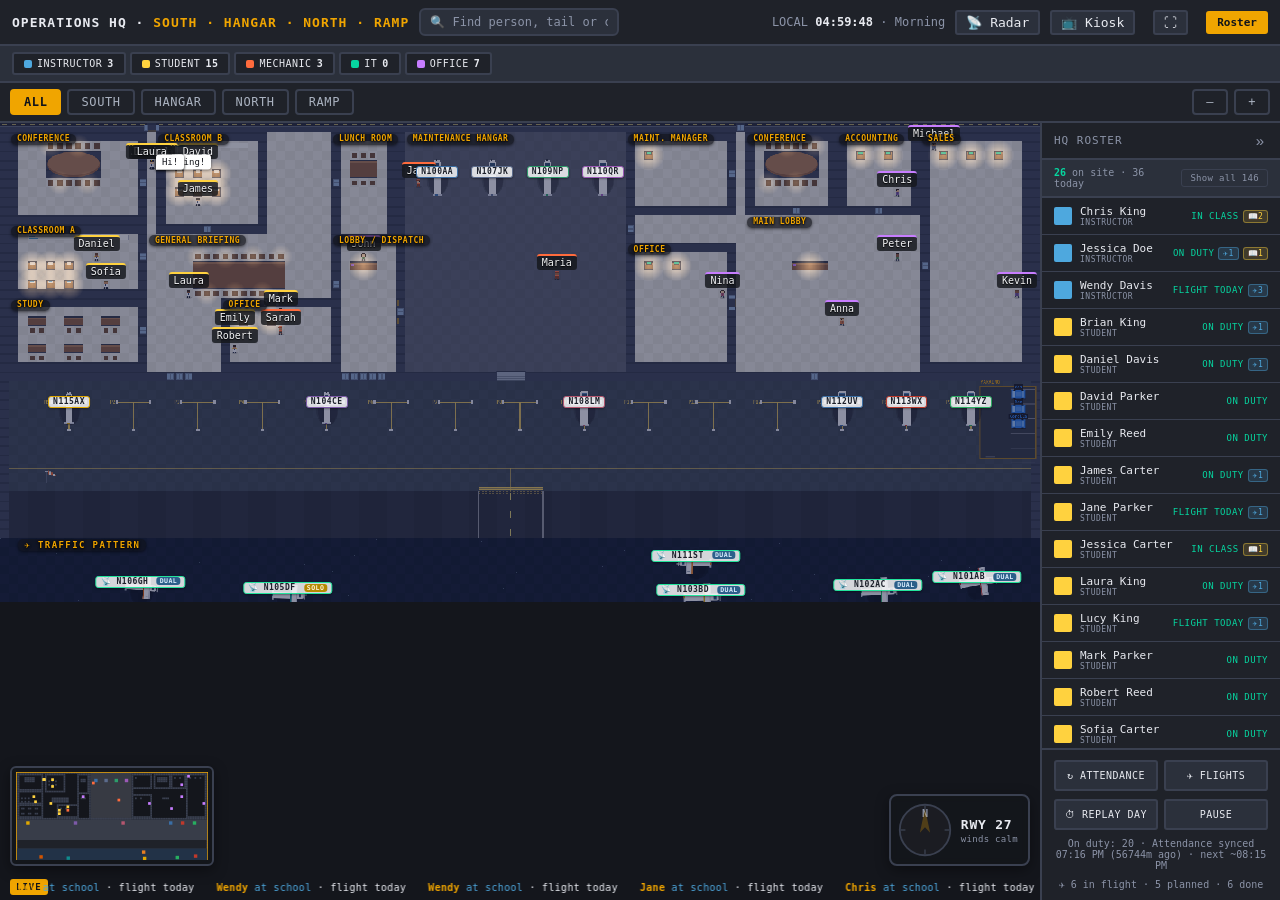
<file: presentation.html>
<!DOCTYPE html>
<html lang="en">
<head>
<meta charset="UTF-8">
<meta name="viewport" content="width=device-width, initial-scale=1.0, maximum-scale=1.0, user-scalable=no">
<title>Live Operations HQ — Demo</title>
<style>
  :root {
    --bg: #2b2f3a; --panel: #1f2229; --panel-light: #2b303b;
    --ink: #e8eaf0; --ink-dim: #8b93a7; --line: #3a4050; --accent: #f0a500;
    --r-instructor: #4ea8de; --r-student: #ffd23f; --r-mechanic: #ff6b3d;
    --r-it: #06d6a0; --r-frontdesk: #c77dff;
  }
  * { box-sizing: border-box; margin: 0; padding: 0; }
  html, body { height: 100%; background: var(--bg); color: var(--ink);
    font-family: ui-monospace, "SF Mono", Menlo, Consolas, monospace;
    overflow: hidden; -webkit-font-smoothing: none; }
  #app { display: flex; flex-direction: column; height: 100%; }
  header { display: flex; align-items: center; gap: 10px; padding: 8px 12px;
    background: var(--panel); border-bottom: 2px solid var(--line); flex-wrap: wrap;
    position: relative; z-index: 6; }   /* above the mobile roster overlay so the toggle stays clickable */
  header h1 { font-size: 13px; letter-spacing: 1px; text-transform: uppercase; white-space: nowrap; }
  header h1 span { color: var(--accent); }
  .clock { margin-left: auto; font-size: 12px; color: var(--ink-dim); }
  .clock b { color: var(--ink); }
  .legend { display: flex; gap: 4px; padding: 6px 12px; background: var(--panel-light);
    border-bottom: 2px solid var(--line); overflow-x: auto; }
  .lg { display: flex; align-items: center; gap: 5px; padding: 4px 10px; font-size: 10px;
    letter-spacing: .5px; text-transform: uppercase; background: var(--panel);
    border: 2px solid var(--line); border-radius: 3px; white-space: nowrap;
    cursor: pointer; user-select: none; transition: opacity .12s; }
  .lg:hover { border-color: var(--accent); }
  .lg.off { opacity: .38; }                        /* role ticked off — hidden from map + roster */
  .lg.off .count { text-decoration: line-through; }
  .lg .dot { width: 8px; height: 8px; border-radius: 2px; }
  .viewbar { display:flex; gap:6px; padding:6px 10px; background:var(--panel);
    border-bottom:2px solid var(--line); }
  .viewbtn { font:inherit; font-size:12px; letter-spacing:.05em; cursor:pointer;
    padding:4px 12px; border-radius:4px; border:2px solid var(--line);
    background:transparent; color:#aab2c0; }
  .viewbtn.active { background:var(--accent); color:#10131a; border-color:var(--accent); font-weight:bold; }
  .lg .count { color: var(--ink); font-weight: bold; }
  main { flex: 1; display: flex; min-height: 0; }
  #stage-wrap { flex: 1; position: relative; display: block;
    background: #14161c; min-width: 0; overflow: hidden; touch-action: none; }
  /* the stage holds canvas + the DOM name-tag layer, both scaled together */
  #stage { position: relative; transform-origin: top left; will-change: transform; }
  canvas { image-rendering: pixelated; background: #14161c; touch-action: none; display:block; }
  #tags { position: absolute; inset: 0; pointer-events: none; }
  .tag { position: absolute; transform: translate(-50%, -100%);
    font-family: ui-monospace, Menlo, Consolas, monospace; font-size: 10px; line-height: 1;
    white-space: nowrap; padding: 2px 5px; border-radius: 3px;
    background: rgba(20,22,28,.82); color: #f2f3f5; border-top: 2px solid var(--accent);
    text-shadow: 0 1px 1px #000; }
  .tag.hidden { display: none; }
  .bubble { position: absolute; transform: translateY(-50%);
    font-family: ui-monospace, Menlo, Consolas, monospace; font-size: 9px; line-height: 1;
    white-space: nowrap; padding: 3px 6px; border-radius: 3px 3px 3px 0;
    background: #fff; color: #14161c; box-shadow: 0 1px 3px rgba(0,0,0,.4); }
  .bubble.hidden { display: none; }
  .planetag { position: absolute; transform: translate(-50%, -50%);
    display: inline-block; white-space: nowrap; line-height: 1; letter-spacing: .5px;
    font-family: ui-monospace, Menlo, Consolas, monospace; font-weight: 700; font-size: 9px;
    color: #1a1e28; background: rgba(255,255,255,.82); padding: 1px 4px; border-radius: 3px;
    border: 1px solid #9aa3b2; box-shadow: 0 1px 2px rgba(0,0,0,.35); pointer-events: none; }
  /* flight-type chip on a flying plane's tag: who's aboard */
  .planetag .pcat { margin-left: 3px; padding: 0 3px; border-radius: 3px; font-size: .82em;
    font-weight: 800; letter-spacing: .4px; vertical-align: middle; }
  .pcat-dual { background: #2c5f8a; color: #dcefff; }        /* with CFI */
  .pcat-solo { background: #b58900; color: #fff6da; }        /* student alone (solo / time-building) */
  .pcat-checkride { background: #7d3fa8; color: #f3e4ff; }   /* examiner aboard */
  .planetag.hidden { display: none; }
  .roomlabel { position: absolute; pointer-events: none; white-space: nowrap; line-height: 1;
    font-family: ui-monospace, Menlo, Consolas, monospace; font-weight: 800;
    letter-spacing: .5px; text-transform: uppercase; color: var(--accent);   /* yellow — clearly a ROOM, not a person's name */
    padding: 1.5px 6px; border-radius: 5px; background: rgba(16,18,24,.66);
    box-shadow: 0 1px 3px rgba(0,0,0,.5);
    text-shadow: 0 1px 2px rgba(0,0,0,.95), 0 0 3px rgba(0,0,0,.85); }
  .roomlabel.hidden { display: none; }
  .roomlabel.flylane { color: var(--accent); letter-spacing: 1.4px; background: rgba(16,18,24,.55); }
  aside { width: 240px; background: var(--panel); border-left: 2px solid var(--line);
    display: flex; flex-direction: column; min-height: 0; }
  .aside-head { padding: 10px 12px; font-size: 11px; letter-spacing: 1px;
    text-transform: uppercase; color: var(--ink-dim); border-bottom: 2px solid var(--line);
    display: flex; align-items: center; justify-content: space-between; }
  #roster-close { display: none; background: transparent; border: 0; color: var(--ink);
    font-size: 16px; cursor: pointer; padding: 0 4px; line-height: 1; }
  .roster { flex: 1; overflow-y: auto; }
  .emp { display: flex; align-items: center; gap: 8px; padding: 7px 12px;
    border-bottom: 1px solid var(--line); font-size: 11px; }
  .emp .av { width: 18px; height: 18px; border-radius: 2px; flex-shrink: 0; }
  .emp .info { flex: 1; min-width: 0; }
  .emp .nm { color: var(--ink); overflow: hidden; text-overflow: ellipsis; white-space: nowrap; }
  .emp .rl { font-size: 8px; letter-spacing: .5px; text-transform: uppercase; color: var(--ink-dim); }
  .emp .st { font-size: 9px; letter-spacing: .5px; text-transform: uppercase; }
  .st.working,.st.teaching,.st.studying,.st.repairing,.st.briefing { color: var(--r-it); }
  .st.wandering { color: var(--r-instructor); }
  .st.arriving,.st.returning { color: var(--r-student); }
  .st.leaving,.st.restroom { color: var(--r-mechanic); }
  .st.to_hangar,.st.aboard { color: var(--accent); }
  .st.off { color: var(--ink-dim); }
  /* live Attendance status classes */
  .st.st-in  { color: var(--r-it); }
  .st.st-out { color: var(--r-mechanic); }
  .st.st-off { color: var(--ink-dim); }
  .emp.dim { opacity: .55; }
  .roster-bar { display: flex; align-items: center; justify-content: space-between;
    gap: 8px; padding: 7px 12px; font-size: 10px; color: var(--ink-dim);
    border-bottom: 2px solid var(--line); background: var(--panel-light);
    position: sticky; top: 0; z-index: 1; }
  .roster-bar b { color: var(--r-it); }
  .roster-bar button { font: inherit; font-size: 9px; letter-spacing: .3px; cursor: pointer;
    padding: 3px 8px; border-radius: 3px; border: 1px solid var(--line);
    background: transparent; color: var(--ink-dim); white-space: nowrap; }
  .roster-bar button:hover { border-color: var(--accent); color: var(--accent); }
  .roster-warn { padding: 6px 12px; font-size: 9px; color: var(--r-mechanic);
    background: rgba(255,107,61,.08); border-bottom: 1px solid var(--line); }
  .st { display: flex; align-items: center; gap: 4px; }
  .rbadge { font-size: 8px; padding: 1px 4px; border-radius: 3px; letter-spacing: .3px;
    background: rgba(78,168,222,.18); color: var(--r-instructor); border: 1px solid rgba(78,168,222,.4); }
  .rbadge.gnd { background: rgba(255,210,63,.15); color: var(--r-student); border-color: rgba(255,210,63,.4); }
  .emp { cursor: pointer; transition: background .12s; }
  .emp:hover { background: var(--panel-light); }
  .emp:active { background: var(--line); }
  .emp .punch { font: inherit; font-size: 8px; letter-spacing: .5px; cursor: pointer;
    padding: 3px 7px; border-radius: 3px; border: 1px solid var(--line); flex-shrink: 0;
    background: transparent; color: var(--ink-dim); text-transform: uppercase; white-space: nowrap; }
  .emp .punch.on { border-color: var(--r-it); color: var(--r-it); }
  .emp .punch:hover { border-color: var(--accent); color: var(--accent); }
  .controls { padding: 10px 12px; border-top: 2px solid var(--line);
    display: flex; flex-direction: column; gap: 8px; }
  .controls .row { display: flex; gap: 6px; }
  button.sim { flex: 1; padding: 8px; font-family: inherit; font-size: 10px;
    letter-spacing: .5px; text-transform: uppercase; background: var(--panel-light);
    color: var(--ink); border: 2px solid var(--line); border-radius: 3px; cursor: pointer; }
  button.sim:hover { border-color: var(--accent); }
  button.sim:active { transform: translateY(1px); }
  .speed { font-size: 10px; color: var(--ink-dim); text-align: center; }
  #roster-toggle { display: inline-block; margin-left: 8px; padding: 4px 9px; font-size: 11px;
    background: var(--panel-light); color: var(--ink); border: 2px solid var(--line);
    border-radius: 3px; cursor: pointer; font-family: inherit; line-height: 1; }
  #roster-toggle.active { background: var(--accent); color: #10131a; border-color: var(--accent); font-weight: bold; }
  /* Phones: portrait (<=640 wide) OR landscape (short height) — hide roster, map fills. */
  /* Phones incl. landscape: hide roster off-screen + hide sim buttons, map fills. */
  @media (max-width: 940px), (max-height: 700px) {
    aside { position: absolute; right: 0; top: 0; bottom: 0; z-index: 5; width: 280px; max-width: 82vw;
      transform: translateX(100%); transition: transform .2s; box-shadow: -8px 0 24px rgba(0,0,0,.4); }
    aside.open { transform: translateX(0); }
    #roster-toggle { display: inline-block; }
    #roster-close { display: block; }
    .controls { display: none; }           /* hide sim buttons in the roster on mobile */
    .roster { flex: 1; }                    /* name list takes the whole panel */
    .emp { padding: 9px 12px; font-size: 12px; }
    .emp .nm { font-size: 12px; }
    .tag { font-size: 8px; padding: 1px 3px; }
    header h1 { font-size: 12px; }
    .legend { gap: 4px; padding: 4px 6px; }
    .lg { font-size: 9px; padding: 2px 5px; }
    .viewbar { padding: 4px 6px; gap: 4px; }
    .viewbtn { padding: 3px 9px; font-size: 11px; }
  }
  /* Portrait phones: single-band views fill the screen, so no rotate nag —
     the app auto-opens a band on load and you swipe/tap S · H · N to move. */
  #rotate-hint { display: none !important; }
  /* ===== Fullscreen map mode: hide all chrome, show floating controls ===== */
  #fs-toggle { display: inline-block; margin-left: 8px; padding: 4px 9px; font-size: 13px;
    background: var(--panel-light); color: var(--ink); border: 2px solid var(--line);
    border-radius: 3px; cursor: pointer; font-family: inherit; line-height: 1; }
  #app.fullscreen > header,
  #app.fullscreen > .legend,
  #app.fullscreen > .viewbar { display: none; }
  #fs-controls { display: none; }
  #app.fullscreen #fs-controls { display: flex; position: fixed; z-index: 20;
    left: 10px; bottom: 10px; right: 10px; align-items: center; gap: 8px;
    pointer-events: none; }
  #app.fullscreen #fs-controls > * { pointer-events: auto; }
  #fs-views { display: flex; gap: 4px; background: rgba(20,22,28,.82);
    padding: 5px; border-radius: 8px; border: 1px solid var(--line); backdrop-filter: blur(4px); }
  #fs-views .viewbtn { padding: 5px 11px; font-size: 12px; }
  #fs-roster, #fs-exit { margin-left: auto; width: 42px; height: 42px; border-radius: 8px;
    background: rgba(20,22,28,.82); color: var(--ink); border: 1px solid var(--line);
    font-size: 18px; cursor: pointer; backdrop-filter: blur(4px); }
  #fs-roster { margin-left: auto; }
  #fs-exit { margin-left: 0; }
  #app.fullscreen #aside { position: absolute; right: 0; top: 0; bottom: 0; z-index: 25;
    width: 280px; max-width: 82vw; transform: translateX(100%);
    transition: transform .2s; box-shadow: -8px 0 24px rgba(0,0,0,.4); }
  #app.fullscreen #aside.open { transform: translateX(0); }
  #app.fullscreen #aside .controls { display: none; }
  #app.fullscreen #roster-close { display: block; }

  /* ===== Live event ticker (bottom of the stage) ===== */
  #ticker { position: absolute; left: 0; right: 0; bottom: 0; z-index: 6;
    height: 26px; display: flex; align-items: center; gap: 8px; overflow: hidden;
    background: linear-gradient(180deg, rgba(20,22,28,0) 0%, rgba(20,22,28,.72) 45%, rgba(20,22,28,.92) 100%);
    padding: 0 10px; pointer-events: none; }
  #ticker .tk-label { font-size: 9px; letter-spacing: 1px; text-transform: uppercase;
    color: #10131a; background: var(--accent); padding: 3px 6px; border-radius: 3px; font-weight: bold; flex-shrink: 0; }
  #ticker .tk-track { display: flex; gap: 22px; white-space: nowrap; will-change: transform; }
  #ticker .tk-item { font-size: 10px; letter-spacing: .3px; color: var(--ink); }
  #ticker .tk-item b { color: var(--accent); }
  #ticker .tk-item .io-in { color: var(--r-it); }
  #ticker .tk-item .io-out { color: var(--r-mechanic); }
  #ticker .tk-item .io-fly { color: var(--r-instructor); }

  /* ===== Selected character/plane dossier card ===== */
  #infocard { position: absolute; z-index: 8; width: 176px; display: none;
    background: rgba(20,22,28,.94); border: 2px solid var(--line); border-radius: 6px;
    box-shadow: 0 8px 26px rgba(0,0,0,.5); backdrop-filter: blur(4px); overflow: hidden; }
  #infocard.show { display: block; }
  #infocard .ic-head { display: flex; align-items: center; gap: 7px; padding: 8px 9px;
    border-bottom: 2px solid var(--line); }
  #infocard .ic-av { width: 20px; height: 20px; border-radius: 3px; flex-shrink: 0;
    border-top: 2px solid var(--accent); }
  #infocard .ic-nm { flex: 1; min-width: 0; }
  #infocard .ic-nm .n { font-size: 12px; color: var(--ink); overflow: hidden; text-overflow: ellipsis; white-space: nowrap; }
  #infocard .ic-nm .r { font-size: 8px; letter-spacing: .5px; text-transform: uppercase; color: var(--ink-dim); }
  #infocard .ic-x { background: transparent; border: 0; color: var(--ink-dim); font-size: 14px;
    cursor: pointer; padding: 0 2px; line-height: 1; pointer-events: auto; }
  #infocard .ic-body { padding: 8px 9px; display: flex; flex-direction: column; gap: 5px; }
  #infocard .ic-row { display: flex; justify-content: space-between; font-size: 10px; gap: 8px; }
  #infocard .ic-row .k { color: var(--ink-dim); letter-spacing: .3px; text-transform: uppercase; font-size: 8px; align-self: center; }
  #infocard .ic-row .v { color: var(--ink); text-align: right; }
  #infocard .ic-foot { padding: 6px 9px 9px; }
  #infocard .ic-follow { width: 100%; padding: 6px; font-family: inherit; font-size: 9px;
    letter-spacing: .5px; text-transform: uppercase; background: var(--panel-light); color: var(--ink);
    border: 2px solid var(--line); border-radius: 4px; cursor: pointer; pointer-events: auto; }
  #infocard .ic-follow.on { background: var(--accent); color: #10131a; border-color: var(--accent); font-weight: bold; }

  /* ===== Minimap (bottom-left corner of the stage) ===== */
  #minimap { position: absolute; left: 10px; bottom: 34px; z-index: 7;
    background: rgba(20,22,28,.82); border: 2px solid var(--line); border-radius: 6px;
    padding: 4px; backdrop-filter: blur(4px); cursor: pointer; line-height: 0;
    box-shadow: 0 4px 14px rgba(0,0,0,.4); }
  #minimap.hidden { display: none; }
  @media (max-width: 620px) { #minimap { transform: scale(.82); transform-origin: bottom left; } }
  /* ===== KPI strip (floating, top-center of the stage) ===== */
  #kpibar { position: absolute; left: 50%; top: 8px; transform: translateX(-50%); z-index: 7;
    display: flex; gap: 6px; flex-wrap: wrap; justify-content: center; max-width: 92%;
    pointer-events: none; }
  #kpibar .kpi { display: flex; align-items: center; gap: 5px; font-size: 10px; letter-spacing: .3px;
    background: rgba(20,22,28,.82); border: 1px solid var(--line); border-radius: 6px;
    padding: 4px 9px; color: var(--ink-dim); backdrop-filter: blur(4px); white-space: nowrap;
    box-shadow: 0 2px 8px rgba(0,0,0,.35); }
  #kpibar .kpi b { color: var(--ink); font-size: 12px; }
  #kpibar .kpi .dot { width: 8px; height: 8px; border-radius: 2px; }
  #kpibar .kpi.fly b { color: var(--accent); }
  #kpibar .kpi.mx b { color: var(--r-mechanic); }
  #kpibar .kpi.note { opacity: .72; border-style: dashed; letter-spacing: .2px; cursor: help; }
  #kpibar .kpi.note.stale { opacity: 1; color: var(--r-mechanic); border-color: var(--r-mechanic); border-style: solid; }
  @media (max-width: 620px){ #kpibar .kpi { font-size: 9px; padding: 3px 6px; } }
  /* ===== Roster minimize (desktop) ===== */
  #roster-min { background: transparent; border: 0; color: var(--ink-dim); font-size: 15px;
    cursor: pointer; padding: 0 4px; line-height: 1; }
  #roster-min:hover { color: var(--accent); }
  #app.roster-collapsed aside { display: none; }
  #roster-reopen { display: none; position: absolute; top: 8px; right: 8px; z-index: 8;
    font: inherit; font-size: 11px; letter-spacing: .3px; cursor: pointer; padding: 6px 10px;
    background: rgba(20,22,28,.85); color: var(--ink); border: 1px solid var(--line);
    border-radius: 6px; backdrop-filter: blur(4px); }
  /* floating reopen removed — the header "Roster" button now expands/collapses in one place */
  #roster-reopen { display: none !important; }
  @media (max-width: 940px){ #roster-min { display: none; } }   /* mobile already has the ☰ toggle */
  /* ===== Day-replay scrubber ===== */
  #pbbar { position: absolute; left: 10px; right: 10px; bottom: 30px; z-index: 9;
    display: none; align-items: center; gap: 10px; padding: 7px 12px;
    background: rgba(20,22,28,.92); border: 1px solid var(--line); border-radius: 8px;
    box-shadow: 0 6px 20px rgba(0,0,0,.5); backdrop-filter: blur(5px); }
  #pbbar.show { display: flex; }
  #pbbar button { font: inherit; font-size: 12px; cursor: pointer; padding: 5px 10px;
    background: var(--panel-light); color: var(--ink); border: 1px solid var(--line); border-radius: 5px; }
  #pb-play { min-width: 34px; }
  #pb-live { margin-left: auto; color: var(--r-mechanic); border-color: var(--r-mechanic); }
  #pb-slider { flex: 1; accent-color: var(--accent); cursor: pointer; }
  #pb-time { font-size: 13px; color: var(--accent); font-weight: bold; min-width: 46px; text-align: center; letter-spacing: .5px; }

  /* ===== Quick search (find a person or tail) ===== */
  .searchwrap { position: relative; }
  .searchbox { font: inherit; font-size: 12px; width: 200px; max-width: 42vw;
    padding: 5px 9px; border-radius: 6px; border: 2px solid var(--line);
    background: var(--panel-light); color: var(--ink); }
  .searchbox::placeholder { color: var(--ink-dim); }
  .searchbox:focus { outline: none; border-color: var(--accent); }
  .searchresults { display: none; position: absolute; z-index: 40; top: calc(100% + 4px); left: 0;
    width: 240px; max-width: 70vw; max-height: 300px; overflow-y: auto;
    background: rgba(20,22,28,.97); border: 2px solid var(--line); border-radius: 8px;
    box-shadow: 0 10px 28px rgba(0,0,0,.55); backdrop-filter: blur(4px); }
  .searchresults.show { display: block; }
  .searchresults .sr { display: flex; align-items: center; gap: 8px; padding: 7px 10px; cursor: pointer;
    border-bottom: 1px solid var(--line); }
  .searchresults .sr:last-child { border-bottom: 0; }
  .searchresults .sr:hover { background: rgba(240,165,0,.14); }
  .searchresults .sr-dot { width: 9px; height: 9px; border-radius: 2px; flex-shrink: 0; }
  .searchresults .sr-nm { font-size: 12px; color: var(--ink); flex: 1; overflow: hidden;
    text-overflow: ellipsis; white-space: nowrap; }
  .searchresults .sr-sub { font-size: 9px; letter-spacing: .4px; text-transform: uppercase; color: var(--ink-dim); }
  .searchresults .sr.off .sr-nm { color: var(--ink-dim); }
  #fs-search { margin-left: 8px; }
  #fs-search .searchbox { width: 170px; background: rgba(20,22,28,.82); backdrop-filter: blur(4px); }

  /* ===== Kiosk / TV mode ===== */
  #kiosk-toggle, #fs-kiosk { font: inherit; font-size: 13px; cursor: pointer; line-height: 1;
    background: var(--panel-light); color: var(--ink); border: 2px solid var(--line);
    border-radius: 3px; padding: 4px 9px; }
  #kiosk-toggle.on, #fs-kiosk.on { background: var(--accent); color: #10131a; border-color: var(--accent); font-weight: bold; }
  #fs-kiosk { border-radius: 6px; }
  #kioskbadge { display: none; }
  #app.kiosk #kioskbadge { display: flex; align-items: center; gap: 8px; position: fixed; z-index: 30;
    top: 12px; left: 50%; transform: translateX(-50%); padding: 7px 18px; cursor: pointer;
    background: rgba(20,22,28,.85); border: 1px solid var(--line); border-radius: 22px;
    font-size: 12px; letter-spacing: .14em; color: var(--accent); backdrop-filter: blur(4px);
    box-shadow: 0 4px 16px rgba(0,0,0,.5); }
  #app.kiosk #kioskbadge .kb-x { color: var(--ink-dim); font-size: 11px; letter-spacing: .06em; }
  #app.kiosk #fs-controls { display: none; }
  #app.kiosk #roster-reopen { display: none; }

  /* ===== Wind rose / active-runway indicator (bottom-right of the stage) ===== */
  #windrose { position: absolute; right: 10px; bottom: 34px; z-index: 7; display: flex; align-items: center;
    gap: 8px; padding: 6px 10px 6px 6px; background: rgba(20,22,28,.82); border: 2px solid var(--line);
    border-radius: 8px; backdrop-filter: blur(4px); box-shadow: 0 4px 14px rgba(0,0,0,.4); }
  #windrose svg { display: block; }
  #windrose .wr-ring { fill: rgba(255,255,255,.03); stroke: var(--line); stroke-width: 2; }
  #windrose .wr-n { fill: var(--ink-dim); font: 700 11px ui-monospace, monospace; text-anchor: middle; }
  #windrose .wr-tick { stroke: var(--line); stroke-width: 1.5; }
  #windrose #wr-needle { transition: transform .6s ease; transform-origin: 30px 30px; }
  #windrose .wr-arrow { fill: var(--accent); }
  #windrose #wr-needle.calm { opacity: .25; }
  #windrose .wr-info { display: flex; flex-direction: column; gap: 2px; }
  #windrose .wr-rwy { font-size: 13px; font-weight: bold; color: var(--ink); letter-spacing: .06em; }
  #windrose .wr-wind { font-size: 9px; letter-spacing: .3px; color: var(--ink-dim); white-space: nowrap; }
  #windrose .wr-cat { font-weight: bold; }
  @media (max-width: 620px){ #windrose { transform: scale(.85); transform-origin: bottom right; } }

  /* ===== Live ADS-B radar scope ===== */
  #radar-toggle, #fs-radar { font: inherit; font-size: 13px; cursor: pointer; line-height: 1;
    background: var(--panel-light); color: var(--ink); border: 2px solid var(--line);
    border-radius: 3px; padding: 4px 9px; }
  #radar-toggle.on, #fs-radar.on { background: #06d6a0; color: #06231a; border-color: #06d6a0; font-weight: bold; }
  #fs-radar { border-radius: 6px; }
  #radarscope { display: none; position: absolute; z-index: 12; right: 12px; top: 52px; width: 344px;
    background: rgba(8,16,13,.93); border: 2px solid #1f6f43; border-radius: 12px; padding: 8px;
    box-shadow: 0 12px 34px rgba(0,0,0,.6); backdrop-filter: blur(4px); }
  #radarscope.show { display: block; }
  #radarscope .rd-head { display: flex; align-items: center; justify-content: space-between; margin-bottom: 6px;
    font-size: 11px; letter-spacing: .12em; color: #06d6a0; text-transform: uppercase; }
  #radarscope .rd-x { cursor: pointer; color: var(--ink-dim); background: none; border: 0; font-size: 15px; line-height: 1; }
  #radar-canvas { display: block; width: 328px; height: 328px; cursor: crosshair; border-radius: 50%; }
  #radarscope .rd-foot { margin-top: 6px; font-size: 9px; color: #7fb8a4; text-align: center; line-height: 1.45; }
  @media (max-width: 620px){ #radarscope { right: 6px; width: 300px; } #radar-canvas { width: 284px; height: 284px; } }
</style>
</head>
<body>
<script>window.__FEEDS={"uattend_live.php":{"generated_at":1793044182,"last_import":"2026-10-26 19:16:17","last_import_ts":1793042177,"next_import_ts":1793045700,"sync_interval":3600,"source":"demo","counts":{"in":20,"out":11,"off":109,"total":140},"employees":[{"id":"p4c2a904b","name":"John Doe","first":"John","last":"Doe","dept":"Office","deptCode":"200","role":"frontdesk","sex":"F","base":"hq-south","building":"South","clockedIn":true,"status":"IN","location":"On site","lastPunch":"14:16:00"},{"id":"pf0210446","name":"Jane Davis","first":"Jane","last":"Davis","dept":"Maintenance","deptCode":"201","role":"mechanic","sex":"M","base":"hangar","building":"Hangar","clockedIn":true,"status":"IN","location":"On site","lastPunch":"14:08:00"},{"id":"pc0608c85","name":"Michael King","first":"Michael","last":"King","dept":"Office","deptCode":"200","role":"frontdesk","sex":"F","base":"hq-north","building":"North","clockedIn":true,"status":"IN","location":"On site","lastPunch":"13:52:00"},{"id":"p9ce6c0cd","name":"Sarah Carter","first":"Sarah","last":"Carter","dept":"Maintenance","deptCode":"201","role":"mechanic","sex":"M","base":"hangar","building":"Hangar","clockedIn":true,"status":"IN","location":"On site","lastPunch":"13:23:00"},{"id":"p6f34b818","name":"David Parker","first":"David","last":"Parker","dept":"SEVIS","deptCode":"202","role":"student","sex":"M","base":"hq-south","building":"South","clockedIn":true,"status":"IN","location":"On site","lastPunch":"13:04:00"},{"id":"p4345d09a","name":"Emily Reed","first":"Emily","last":"Reed","dept":"SEVIS","deptCode":"202","role":"student","sex":"M","base":"hq-south","building":"South","clockedIn":true,"status":"IN","location":"On site","lastPunch":"13:04:00"},{"id":"pdc32c022","name":"Chris Rivera","first":"Chris","last":"Rivera","dept":"Office","deptCode":"200","role":"frontdesk","sex":"M","base":"hq-north","building":"North","clockedIn":true,"status":"IN","location":"On site","lastPunch":"12:36:00"},{"id":"p7a655d60","name":"Jessica Doe","first":"Jessica","last":"Doe","dept":"Instructor office","deptCode":"203","role":"instructor","sex":"M","base":"hq-south","building":"South","clockedIn":true,"status":"IN","location":"On site","lastPunch":"12:06:00"},{"id":"p4c98a1f4","name":"Daniel Davis","first":"Daniel","last":"Davis","dept":"SEVIS","deptCode":"202","role":"student","sex":"M","base":"hq-south","building":"South","clockedIn":true,"status":"IN","location":"On site","lastPunch":"09:52:00"},{"id":"pf9568a32","name":"Laura King","first":"Laura","last":"King","dept":"SEVIS","deptCode":"202","role":"student","sex":"M","base":"hq-south","building":"South","clockedIn":true,"status":"IN","location":"On site","lastPunch":"09:51:00"},{"id":"pcd445c0f","name":"James Carter","first":"James","last":"Carter","dept":"SEVIS","deptCode":"202","role":"student","sex":"M","base":"hq-south","building":"South","clockedIn":true,"status":"IN","location":"On site","lastPunch":"09:47:00"},{"id":"p1047a6a9","name":"Anna Parker","first":"Anna","last":"Parker","dept":"Office","deptCode":"200","role":"frontdesk","sex":"F","base":"hq-north","building":"North","clockedIn":true,"status":"IN","location":"On site","lastPunch":"09:35:00"},{"id":"p8ef96cbd","name":"Robert Reed","first":"Robert","last":"Reed","dept":"SEVIS","deptCode":"202","role":"student","sex":"M","base":"hq-south","building":"South","clockedIn":true,"status":"IN","location":"On site","lastPunch":"08:06:00"},{"id":"p80434d59","name":"Maria Rivera","first":"Maria","last":"Rivera","dept":"Maintenance","deptCode":"201","role":"mechanic","sex":"M","base":"hangar","building":"Hangar","clockedIn":true,"status":"IN","location":"On site","lastPunch":"08:03:00"},{"id":"p85745e2a","name":"Kevin Doe","first":"Kevin","last":"Doe","dept":"Office","deptCode":"200","role":"frontdesk","sex":"F","base":"hq-north","building":"North","clockedIn":true,"status":"IN","location":"On site","lastPunch":"07:57:00"},{"id":"p4b239778","name":"Nina Davis","first":"Nina","last":"Davis","dept":"Office","deptCode":"200","role":"frontdesk","sex":"F","base":"hq-north","building":"North","clockedIn":true,"status":"IN","location":"On site","lastPunch":"07:47:00"},{"id":"p57f2d97c","name":"Brian King","first":"Brian","last":"King","dept":"SEVIS","deptCode":"202","role":"student","sex":"M","base":"hq-south","building":"South","clockedIn":true,"status":"IN","location":"On site","lastPunch":"07:32:00"},{"id":"p65a4d7b6","name":"Sofia Carter","first":"Sofia","last":"Carter","dept":"SEVIS","deptCode":"202","role":"student","sex":"M","base":"hq-south","building":"South","clockedIn":true,"status":"IN","location":"On site","lastPunch":"07:31:00"},{"id":"p3a615714","name":"Mark Parker","first":"Mark","last":"Parker","dept":"SEVIS","deptCode":"202","role":"student","sex":"M","base":"hq-south","building":"South","clockedIn":true,"status":"IN","location":"On site","lastPunch":"07:01:00"},{"id":"p3b8da7bc","name":"Elena Reed","first":"Elena","last":"Reed","dept":"Office","deptCode":"200","role":"frontdesk","sex":"F","base":"hq-north","building":"North","clockedIn":false,"status":"OUT","location":"On site","lastPunch":"18:46:00"},{"id":"p97ad80da","name":"Paul Rivera","first":"Paul","last":"Rivera","dept":"Office","deptCode":"200","role":"frontdesk","sex":"F","base":"hq-south","building":"South","clockedIn":false,"status":"OUT","location":"On site","lastPunch":"15:01:00"},{"id":"p63516e0b","name":"Rita Doe","first":"Rita","last":"Doe","dept":"Office","deptCode":"200","role":"frontdesk","sex":"M","base":"hq-north","building":"North","clockedIn":false,"status":"OUT","location":"On site","lastPunch":"15:01:00"},{"id":"p7e583ba3","name":"Alan Davis","first":"Alan","last":"Davis","dept":"IT","deptCode":"ITMIA","role":"it","sex":"M","base":"hq-north","building":"North","clockedIn":false,"status":"OUT","location":"On site","lastPunch":"14:57:00"},{"id":"p765c67fb","name":"Lucy King","first":"Lucy","last":"King","dept":"SEVIS","deptCode":"202","role":"student","sex":"M","base":"hq-south","building":"South","clockedIn":false,"status":"OUT","location":"On site","lastPunch":"14:52:00"},{"id":"pe99d4081","name":"Peter Carter","first":"Peter","last":"Carter","dept":"Office","deptCode":"200","role":"frontdesk","sex":"M","base":"hq-north","building":"North","clockedIn":true,"status":"IN","location":"On site","lastPunch":"15:08:00"},{"id":"pec7f93e4","name":"Mona Parker","first":"Mona","last":"Parker","dept":"Office","deptCode":"200","role":"frontdesk","sex":"M","base":"hq-north","building":"North","clockedIn":false,"status":"OUT","location":"On site","lastPunch":"14:44:00"},{"id":"pd6563716","name":"Tom Reed","first":"Tom","last":"Reed","dept":"SEVIS","deptCode":"202","role":"student","sex":"M","base":"hq-south","building":"South","clockedIn":false,"status":"OUT","location":"On site","lastPunch":"14:10:00"},{"id":"pcf84c035","name":"Zoe Rivera","first":"Zoe","last":"Rivera","dept":"Instructor office","deptCode":"203","role":"instructor","sex":"M","base":"hq-south","building":"South","clockedIn":false,"status":"OUT","location":"On site","lastPunch":"13:45:00"},{"id":"p8bbf8464","name":"Sam Doe","first":"Sam","last":"Doe","dept":"SEVIS","deptCode":"202","role":"student","sex":"M","base":"hq-south","building":"South","clockedIn":false,"status":"OUT","location":"On site","lastPunch":"13:12:00"},{"id":"pf9a0f85d","name":"Ivy Davis","first":"Ivy","last":"Davis","dept":"SEVIS","deptCode":"202","role":"student","sex":"F","base":"hq-south","building":"South","clockedIn":false,"status":"OUT","location":"On site","lastPunch":"13:09:00"},{"id":"pf6885dde","name":"Leo King","first":"Leo","last":"King","dept":"Office","deptCode":"200","role":"frontdesk","sex":"M","base":"hq-north","building":"North","clockedIn":false,"status":"OUT","location":"On site","lastPunch":"12:30:00"},{"id":"p8bad08cb","name":"Aya Carter","first":"Aya","last":"Carter","dept":"SEVIS","deptCode":"202","role":"student","sex":"F","base":"hq-south","building":"South","clockedIn":false,"status":"NO PUNCHES TODAY","location":"On site","lastPunch":"20:14:00"},{"id":"p76814bac","name":"Finn Parker","first":"Finn","last":"Parker","dept":"SEVIS","deptCode":"202","role":"student","sex":"M","base":"hq-south","building":"South","clockedIn":false,"status":"NO PUNCHES TODAY","location":"On site","lastPunch":"19:49:00"},{"id":"p7e6b9a70","name":"Mara Reed","first":"Mara","last":"Reed","dept":"SEVIS","deptCode":"202","role":"student","sex":"M","base":"hq-south","building":"South","clockedIn":false,"status":"NO PUNCHES TODAY","location":"On site","lastPunch":"19:46:00"},{"id":"p419b2ce8","name":"Hugo Rivera","first":"Hugo","last":"Rivera","dept":"SEVIS","deptCode":"202","role":"student","sex":"M","base":"hq-south","building":"South","clockedIn":false,"status":"NO PUNCHES TODAY","location":"On site","lastPunch":"18:31:00"},{"id":"pbf5411be","name":"Priya Doe","first":"Priya","last":"Doe","dept":"SEVIS","deptCode":"202","role":"student","sex":"M","base":"hq-south","building":"South","clockedIn":false,"status":"NO PUNCHES TODAY","location":"On site","lastPunch":"18:30:00"},{"id":"p74fdf3ea","name":"Omar Davis","first":"Omar","last":"Davis","dept":"SEVIS","deptCode":"202","role":"student","sex":"M","base":"hq-south","building":"South","clockedIn":false,"status":"NO PUNCHES TODAY","location":"On site","lastPunch":"18:30:00"},{"id":"pe75116f8","name":"Lena King","first":"Lena","last":"King","dept":"SEVIS","deptCode":"202","role":"student","sex":"M","base":"hq-south","building":"South","clockedIn":false,"status":"NO PUNCHES TODAY","location":"On site","lastPunch":"18:27:00"},{"id":"pc7d7f45e","name":"Dev Carter","first":"Dev","last":"Carter","dept":"Office","deptCode":"200","role":"frontdesk","sex":"M","base":"hq-north","building":"North","clockedIn":false,"status":"NO PUNCHES TODAY","location":"On site","lastPunch":"18:24:00"},{"id":"p4e85607e","name":"Cole Parker","first":"Cole","last":"Parker","dept":"SEVIS","deptCode":"202","role":"student","sex":"F","base":"hq-south","building":"South","clockedIn":false,"status":"NO PUNCHES TODAY","location":"On site","lastPunch":"18:21:00"},{"id":"p741d6d38","name":"Noah Reed","first":"Noah","last":"Reed","dept":"SEVIS","deptCode":"202","role":"student","sex":"M","base":"hq-south","building":"South","clockedIn":false,"status":"NO PUNCHES TODAY","location":"On site","lastPunch":"18:18:00"},{"id":"p65b1c7b9","name":"Theo Rivera","first":"Theo","last":"Rivera","dept":"SEVIS","deptCode":"202","role":"student","sex":"M","base":"hq-south","building":"South","clockedIn":false,"status":"NO PUNCHES TODAY","location":"","lastPunch":"18:10:00"},{"id":"p9bc40e46","name":"Kai Doe","first":"Kai","last":"Doe","dept":"SEVIS","deptCode":"202","role":"student","sex":"M","base":"hq-south","building":"South","clockedIn":false,"status":"NO PUNCHES TODAY","location":"On site","lastPunch":"18:05:00"},{"id":"pb4be6022","name":"Ravi Davis","first":"Ravi","last":"Davis","dept":"Office","deptCode":"200","role":"frontdesk","sex":"M","base":"hq-south","building":"South","clockedIn":false,"status":"NO PUNCHES TODAY","location":"On site","lastPunch":"18:02:00"},{"id":"p0be4f8e5","name":"Nadia King","first":"Nadia","last":"King","dept":"Office","deptCode":"200","role":"frontdesk","sex":"M","base":"hq-north","building":"North","clockedIn":false,"status":"NO PUNCHES TODAY","location":"","lastPunch":"18:00:00"},{"id":"pdd507f82","name":"Jonas Carter","first":"Jonas","last":"Carter","dept":"SEVIS","deptCode":"202","role":"student","sex":"M","base":"hq-south","building":"South","clockedIn":false,"status":"NO PUNCHES TODAY","location":"","lastPunch":"17:55:00"},{"id":"p3e496677","name":"Erik Parker","first":"Erik","last":"Parker","dept":"SEVIS","deptCode":"202","role":"student","sex":"M","base":"hq-south","building":"South","clockedIn":false,"status":"NO PUNCHES TODAY","location":"","lastPunch":"17:54:00"},{"id":"pa08cc7e9","name":"Clara Reed","first":"Clara","last":"Reed","dept":"Instructor office","deptCode":"203","role":"instructor","sex":"F","base":"hq-south","building":"South","clockedIn":false,"status":"NO PUNCHES TODAY","location":"On site","lastPunch":"17:48:00"},{"id":"pf03cfc31","name":"Felix Rivera","first":"Felix","last":"Rivera","dept":"SEVIS","deptCode":"202","role":"student","sex":"M","base":"hq-south","building":"South","clockedIn":false,"status":"NO PUNCHES TODAY","location":"On site","lastPunch":"17:48:00"},{"id":"pc59f888c","name":"Wendy Doe","first":"Wendy","last":"Doe","dept":"SEVIS","deptCode":"202","role":"student","sex":"F","base":"hq-south","building":"South","clockedIn":false,"status":"NO PUNCHES TODAY","location":"On site","lastPunch":"17:47:00"},{"id":"p30e44fef","name":"John Davis","first":"John","last":"Davis","dept":"SEVIS","deptCode":"202","role":"student","sex":"F","base":"hq-south","building":"South","clockedIn":false,"status":"NO PUNCHES TODAY","location":"On site","lastPunch":"17:44:00"},{"id":"p38198f90","name":"Jane King","first":"Jane","last":"King","dept":"SEVIS","deptCode":"202","role":"student","sex":"M","base":"hq-south","building":"South","clockedIn":false,"status":"NO PUNCHES TODAY","location":"On site","lastPunch":"17:35:00"},{"id":"p78cb5d48","name":"Michael Carter","first":"Michael","last":"Carter","dept":"SEVIS","deptCode":"202","role":"student","sex":"M","base":"hq-south","building":"South","clockedIn":false,"status":"NO PUNCHES TODAY","location":"On site","lastPunch":"17:04:00"},{"id":"pb00ad8b3","name":"Sarah Parker","first":"Sarah","last":"Parker","dept":"Maintenance","deptCode":"201","role":"mechanic","sex":"M","base":"hangar","building":"Hangar","clockedIn":false,"status":"NO PUNCHES TODAY","location":"On site","lastPunch":"17:03:00"},{"id":"pf6304a96","name":"David Reed","first":"David","last":"Reed","dept":"SEVIS","deptCode":"202","role":"student","sex":"M","base":"hq-south","building":"South","clockedIn":false,"status":"NO PUNCHES TODAY","location":"On site","lastPunch":"17:01:00"},{"id":"p2429819c","name":"Emily Rivera","first":"Emily","last":"Rivera","dept":"Office","deptCode":"200","role":"frontdesk","sex":"M","base":"hq-north","building":"North","clockedIn":false,"status":"NO PUNCHES TODAY","location":"On site","lastPunch":"17:00:00"},{"id":"p0549ad77","name":"Chris Doe","first":"Chris","last":"Doe","dept":"SEVIS","deptCode":"202","role":"student","sex":"M","base":"hq-south","building":"South","clockedIn":false,"status":"NO PUNCHES TODAY","location":"On site","lastPunch":"16:55:00"},{"id":"pa651550e","name":"Jessica Davis","first":"Jessica","last":"Davis","dept":"SEVIS","deptCode":"202","role":"student","sex":"M","base":"hq-south","building":"South","clockedIn":false,"status":"NO PUNCHES TODAY","location":"On site","lastPunch":"16:48:00"},{"id":"p3290bb42","name":"Daniel King","first":"Daniel","last":"King","dept":"SEVIS","deptCode":"202","role":"student","sex":"F","base":"hq-south","building":"South","clockedIn":false,"status":"NO PUNCHES TODAY","location":"On site","lastPunch":"16:43:00"},{"id":"pbdf95574","name":"Laura Carter","first":"Laura","last":"Carter","dept":"SEVIS","deptCode":"202","role":"student","sex":"F","base":"hq-south","building":"South","clockedIn":false,"status":"NO PUNCHES TODAY","location":"On site","lastPunch":"16:33:00"},{"id":"p927d9588","name":"James Parker","first":"James","last":"Parker","dept":"SEVIS","deptCode":"202","role":"student","sex":"F","base":"hq-south","building":"South","clockedIn":false,"status":"NO PUNCHES TODAY","location":"On site","lastPunch":"16:31:00"},{"id":"p65e53f21","name":"Anna Reed","first":"Anna","last":"Reed","dept":"SEVIS","deptCode":"202","role":"student","sex":"M","base":"hq-south","building":"South","clockedIn":false,"status":"NO PUNCHES TODAY","location":"","lastPunch":"16:30:00"},{"id":"p5c10cc5d","name":"Robert Rivera","first":"Robert","last":"Rivera","dept":"SEVIS","deptCode":"202","role":"student","sex":"F","base":"hq-south","building":"South","clockedIn":false,"status":"NO PUNCHES TODAY","location":"On site","lastPunch":"16:28:00"},{"id":"p9f1069b9","name":"Maria Doe","first":"Maria","last":"Doe","dept":"Office","deptCode":"200","role":"frontdesk","sex":"F","base":"hq-north","building":"North","clockedIn":false,"status":"NO PUNCHES TODAY","location":"On site","lastPunch":"16:22:00"},{"id":"pd22ffdb8","name":"Kevin Davis","first":"Kevin","last":"Davis","dept":"SEVIS","deptCode":"202","role":"student","sex":"M","base":"hq-south","building":"South","clockedIn":false,"status":"NO PUNCHES TODAY","location":"On site","lastPunch":"16:18:00"},{"id":"pecec1fd5","name":"Nina King","first":"Nina","last":"King","dept":"SEVIS","deptCode":"202","role":"student","sex":"F","base":"hq-south","building":"South","clockedIn":false,"status":"NO PUNCHES TODAY","location":"","lastPunch":"16:18:00"},{"id":"p8c40169f","name":"Brian Carter","first":"Brian","last":"Carter","dept":"SEVIS","deptCode":"202","role":"student","sex":"M","base":"hq-south","building":"South","clockedIn":false,"status":"NO PUNCHES TODAY","location":"","lastPunch":"16:18:00"},{"id":"p2d987ff2","name":"Sofia Parker","first":"Sofia","last":"Parker","dept":"SEVIS","deptCode":"202","role":"student","sex":"M","base":"hq-south","building":"South","clockedIn":false,"status":"NO PUNCHES TODAY","location":"On site","lastPunch":"16:10:00"},{"id":"p313b028b","name":"Mark Reed","first":"Mark","last":"Reed","dept":"SEVIS","deptCode":"202","role":"student","sex":"M","base":"hq-south","building":"South","clockedIn":false,"status":"NO PUNCHES TODAY","location":"On site","lastPunch":"16:05:00"},{"id":"pbe9f6797","name":"Elena Rivera","first":"Elena","last":"Rivera","dept":"SEVIS","deptCode":"202","role":"student","sex":"M","base":"hq-south","building":"South","clockedIn":false,"status":"NO PUNCHES TODAY","location":"On site","lastPunch":"16:02:00"},{"id":"pfaf76d01","name":"Paul Doe","first":"Paul","last":"Doe","dept":"Office","deptCode":"200","role":"frontdesk","sex":"M","base":"hq-north","building":"North","clockedIn":false,"status":"NO PUNCHES TODAY","location":"On site","lastPunch":"16:00:00"},{"id":"pb11868c4","name":"Rita Davis","first":"Rita","last":"Davis","dept":"SEVIS","deptCode":"202","role":"student","sex":"F","base":"hq-south","building":"South","clockedIn":false,"status":"NO PUNCHES TODAY","location":"On site","lastPunch":"15:58:00"},{"id":"pf6840da8","name":"Alan King","first":"Alan","last":"King","dept":"SEVIS","deptCode":"202","role":"student","sex":"M","base":"hq-south","building":"South","clockedIn":false,"status":"NO PUNCHES TODAY","location":"On site","lastPunch":"15:53:00"},{"id":"pb3324806","name":"Lucy Carter","first":"Lucy","last":"Carter","dept":"SEVIS","deptCode":"202","role":"student","sex":"M","base":"hq-south","building":"South","clockedIn":false,"status":"NO PUNCHES TODAY","location":"On site","lastPunch":"15:50:00"},{"id":"p31c3b4f6","name":"Peter Parker","first":"Peter","last":"Parker","dept":"Maintenance","deptCode":"201","role":"mechanic","sex":"M","base":"hangar","building":"Hangar","clockedIn":false,"status":"NO PUNCHES TODAY","location":"On site","lastPunch":"15:49:00"},{"id":"p608af2cb","name":"Mona Reed","first":"Mona","last":"Reed","dept":"SEVIS","deptCode":"202","role":"student","sex":"M","base":"hq-south","building":"South","clockedIn":false,"status":"NO PUNCHES TODAY","location":"On site","lastPunch":"15:44:00"},{"id":"p84194094","name":"Tom Rivera","first":"Tom","last":"Rivera","dept":"SEVIS","deptCode":"202","role":"student","sex":"M","base":"hq-south","building":"South","clockedIn":false,"status":"NO PUNCHES TODAY","location":"On site","lastPunch":"15:43:00"},{"id":"p8572fd15","name":"Zoe Doe","first":"Zoe","last":"Doe","dept":"SEVIS","deptCode":"202","role":"student","sex":"M","base":"hq-south","building":"South","clockedIn":false,"status":"NO PUNCHES TODAY","location":"On site","lastPunch":"15:37:00"},{"id":"pc6f2ef0e","name":"Sam Davis","first":"Sam","last":"Davis","dept":"SEVIS","deptCode":"202","role":"student","sex":"M","base":"hq-south","building":"South","clockedIn":false,"status":"NO PUNCHES TODAY","location":"","lastPunch":"15:30:00"},{"id":"pebbdfe1a","name":"Ivy King","first":"Ivy","last":"King","dept":"SEVIS","deptCode":"202","role":"student","sex":"M","base":"hq-south","building":"South","clockedIn":false,"status":"NO PUNCHES TODAY","location":"","lastPunch":"15:30:00"},{"id":"pe8dfdddb","name":"Leo Carter","first":"Leo","last":"Carter","dept":"SEVIS","deptCode":"202","role":"student","sex":"M","base":"hq-south","building":"South","clockedIn":false,"status":"NO PUNCHES TODAY","location":"On site","lastPunch":"15:29:00"},{"id":"p3a21bea2","name":"Aya Parker","first":"Aya","last":"Parker","dept":"Maintenance","deptCode":"201","role":"mechanic","sex":"M","base":"hangar","building":"Hangar","clockedIn":false,"status":"NO PUNCHES TODAY","location":"On site","lastPunch":"15:10:00"},{"id":"pcfd80fcb","name":"Finn Reed","first":"Finn","last":"Reed","dept":"Maintenance","deptCode":"201","role":"mechanic","sex":"M","base":"hangar","building":"Hangar","clockedIn":false,"status":"NO PUNCHES TODAY","location":"On site","lastPunch":"15:06:00"},{"id":"pdc0547ff","name":"Mara Rivera","first":"Mara","last":"Rivera","dept":"SEVIS","deptCode":"202","role":"student","sex":"M","base":"hq-south","building":"South","clockedIn":false,"status":"NO PUNCHES TODAY","location":"On site","lastPunch":"15:01:00"},{"id":"pefeadc4c","name":"Hugo Doe","first":"Hugo","last":"Doe","dept":"Office","deptCode":"200","role":"frontdesk","sex":"M","base":"hq-north","building":"North","clockedIn":false,"status":"NO PUNCHES TODAY","location":"","lastPunch":"15:00:00"},{"id":"pbae3d7fa","name":"Priya Davis","first":"Priya","last":"Davis","dept":"SEVIS","deptCode":"202","role":"student","sex":"M","base":"hq-south","building":"South","clockedIn":false,"status":"NO PUNCHES TODAY","location":"On site","lastPunch":"14:54:00"},{"id":"p544b44c9","name":"Omar King","first":"Omar","last":"King","dept":"SEVIS","deptCode":"202","role":"student","sex":"M","base":"hq-south","building":"South","clockedIn":false,"status":"NO PUNCHES TODAY","location":"On site","lastPunch":"14:54:00"},{"id":"pa4efcc52","name":"Lena Carter","first":"Lena","last":"Carter","dept":"SEVIS","deptCode":"202","role":"student","sex":"M","base":"hq-south","building":"South","clockedIn":false,"status":"NO PUNCHES TODAY","location":"On site","lastPunch":"14:54:00"},{"id":"pfb8d43a9","name":"Dev Parker","first":"Dev","last":"Parker","dept":"SEVIS","deptCode":"202","role":"student","sex":"M","base":"hq-south","building":"South","clockedIn":false,"status":"NO PUNCHES TODAY","location":"On site","lastPunch":"14:52:00"},{"id":"pea6e7f69","name":"Cole Reed","first":"Cole","last":"Reed","dept":"Maintenance","deptCode":"201","role":"mechanic","sex":"M","base":"hangar","building":"Hangar","clockedIn":false,"status":"NO PUNCHES TODAY","location":"On site","lastPunch":"14:44:00"},{"id":"p74a0fb0f","name":"Noah Rivera","first":"Noah","last":"Rivera","dept":"SEVIS","deptCode":"202","role":"student","sex":"M","base":"hq-south","building":"South","clockedIn":false,"status":"NO PUNCHES TODAY","location":"On site","lastPunch":"14:40:00"},{"id":"p92623dd6","name":"Theo Doe","first":"Theo","last":"Doe","dept":"Maintenance","deptCode":"201","role":"mechanic","sex":"M","base":"hangar","building":"Hangar","clockedIn":false,"status":"NO PUNCHES TODAY","location":"On site","lastPunch":"14:36:00"},{"id":"p1936ba6e","name":"Kai Davis","first":"Kai","last":"Davis","dept":"SEVIS","deptCode":"202","role":"student","sex":"M","base":"hq-south","building":"South","clockedIn":false,"status":"NO PUNCHES TODAY","location":"On site","lastPunch":"14:35:00"},{"id":"p0a79bec8","name":"Ravi King","first":"Ravi","last":"King","dept":"Office","deptCode":"200","role":"frontdesk","sex":"F","base":"hq-north","building":"North","clockedIn":false,"status":"NO PUNCHES TODAY","location":"On site","lastPunch":"14:35:00"},{"id":"p00c50bbf","name":"Nadia Carter","first":"Nadia","last":"Carter","dept":"Maintenance","deptCode":"201","role":"mechanic","sex":"M","base":"hangar","building":"Hangar","clockedIn":false,"status":"NO PUNCHES TODAY","location":"On site","lastPunch":"14:33:00"},{"id":"p3ccb99b2","name":"Jonas Parker","first":"Jonas","last":"Parker","dept":"Maintenance","deptCode":"201","role":"mechanic","sex":"M","base":"hangar","building":"Hangar","clockedIn":false,"status":"NO PUNCHES TODAY","location":"On site","lastPunch":"14:25:00"},{"id":"p41232610","name":"Erik Reed","first":"Erik","last":"Reed","dept":"Maintenance","deptCode":"201","role":"mechanic","sex":"M","base":"hangar","building":"Hangar","clockedIn":false,"status":"NO PUNCHES TODAY","location":"On site","lastPunch":"14:20:00"},{"id":"p3585d476","name":"Clara Rivera","first":"Clara","last":"Rivera","dept":"SEVIS","deptCode":"202","role":"student","sex":"M","base":"hq-south","building":"South","clockedIn":false,"status":"NO PUNCHES TODAY","location":"On site","lastPunch":"14:19:00"},{"id":"pa5ac6ffb","name":"Felix Doe","first":"Felix","last":"Doe","dept":"Instructor office","deptCode":"203","role":"instructor","sex":"M","base":"hq-south","building":"South","clockedIn":false,"status":"NO PUNCHES TODAY","location":"On site","lastPunch":"14:17:00"},{"id":"p06a80f18","name":"Wendy Davis","first":"Wendy","last":"Davis","dept":"Instructor office","deptCode":"203","role":"instructor","sex":"M","base":"hq-south","building":"South","clockedIn":false,"status":"NO PUNCHES TODAY","location":"On site","lastPunch":"14:15:00"},{"id":"p13184160","name":"John King","first":"John","last":"King","dept":"SEVIS","deptCode":"202","role":"student","sex":"M","base":"hq-south","building":"South","clockedIn":false,"status":"NO PUNCHES TODAY","location":"On site","lastPunch":"14:09:00"},{"id":"p93ed7776","name":"Jane Carter","first":"Jane","last":"Carter","dept":"SEVIS","deptCode":"202","role":"student","sex":"F","base":"hq-south","building":"South","clockedIn":false,"status":"NO PUNCHES TODAY","location":"","lastPunch":"14:00:00"},{"id":"p80c03dbf","name":"Michael Parker","first":"Michael","last":"Parker","dept":"SEVIS","deptCode":"202","role":"student","sex":"F","base":"hq-south","building":"South","clockedIn":false,"status":"NO PUNCHES TODAY","location":"On site","lastPunch":"14:00:00"},{"id":"p01b1808d","name":"Sarah Reed","first":"Sarah","last":"Reed","dept":"SEVIS","deptCode":"202","role":"student","sex":"F","base":"hq-south","building":"South","clockedIn":false,"status":"NO PUNCHES TODAY","location":"On site","lastPunch":"13:49:00"},{"id":"p8040ce6d","name":"David Rivera","first":"David","last":"Rivera","dept":"SEVIS","deptCode":"202","role":"student","sex":"M","base":"hq-south","building":"South","clockedIn":false,"status":"NO PUNCHES TODAY","location":"On site","lastPunch":"13:45:00"},{"id":"p37e26803","name":"Emily Doe","first":"Emily","last":"Doe","dept":"SEVIS","deptCode":"202","role":"student","sex":"M","base":"hq-south","building":"South","clockedIn":false,"status":"NO PUNCHES TODAY","location":"On site","lastPunch":"13:34:00"},{"id":"pf4dc5cf4","name":"Chris Davis","first":"Chris","last":"Davis","dept":"Office","deptCode":"200","role":"frontdesk","sex":"M","base":"hq-north","building":"North","clockedIn":false,"status":"NO PUNCHES TODAY","location":"On site","lastPunch":"13:22:00"},{"id":"p488fc77e","name":"Jessica King","first":"Jessica","last":"King","dept":"SEVIS","deptCode":"202","role":"student","sex":"M","base":"hq-south","building":"South","clockedIn":false,"status":"NO PUNCHES TODAY","location":"On site","lastPunch":"13:20:00"},{"id":"pe2fa6bdc","name":"Daniel Carter","first":"Daniel","last":"Carter","dept":"SEVIS","deptCode":"202","role":"student","sex":"M","base":"hq-south","building":"South","clockedIn":false,"status":"NO PUNCHES TODAY","location":"On site","lastPunch":"13:16:00"},{"id":"pff10b429","name":"Laura Parker","first":"Laura","last":"Parker","dept":"SEVIS","deptCode":"202","role":"student","sex":"M","base":"hq-south","building":"South","clockedIn":false,"status":"NO PUNCHES TODAY","location":"On site","lastPunch":"13:02:00"},{"id":"p3abb31f3","name":"James Reed","first":"James","last":"Reed","dept":"Maintenance","deptCode":"201","role":"mechanic","sex":"M","base":"hangar","building":"Hangar","clockedIn":false,"status":"NO PUNCHES TODAY","location":"On site","lastPunch":"13:00:00"},{"id":"p1aece8fc","name":"Anna Rivera","first":"Anna","last":"Rivera","dept":"Office","deptCode":"200","role":"frontdesk","sex":"F","base":"hq-north","building":"North","clockedIn":false,"status":"NO PUNCHES TODAY","location":"On site","lastPunch":"13:00:00"},{"id":"pb4d0f442","name":"Robert Doe","first":"Robert","last":"Doe","dept":"SEVIS","deptCode":"202","role":"student","sex":"M","base":"hq-south","building":"South","clockedIn":false,"status":"NO PUNCHES TODAY","location":"On site","lastPunch":"13:00:00"},{"id":"p121efaec","name":"Maria Davis","first":"Maria","last":"Davis","dept":"SEVIS","deptCode":"202","role":"student","sex":"M","base":"hq-south","building":"South","clockedIn":false,"status":"NO PUNCHES TODAY","location":"On site","lastPunch":"13:00:00"},{"id":"pdc49ad74","name":"Kevin King","first":"Kevin","last":"King","dept":"SEVIS","deptCode":"202","role":"student","sex":"M","base":"hq-south","building":"South","clockedIn":false,"status":"NO PUNCHES TODAY","location":"On site","lastPunch":"12:59:00"},{"id":"p95c0ea2e","name":"Nina Carter","first":"Nina","last":"Carter","dept":"Office","deptCode":"200","role":"frontdesk","sex":"M","base":"hq-south","building":"South","clockedIn":false,"status":"NO PUNCHES TODAY","location":"On site","lastPunch":"12:55:00"},{"id":"pd6f85745","name":"Brian Parker","first":"Brian","last":"Parker","dept":"Maintenance","deptCode":"201","role":"mechanic","sex":"M","base":"hangar","building":"Hangar","clockedIn":false,"status":"NO PUNCHES TODAY","location":"On site","lastPunch":"12:42:00"},{"id":"p25c9d6d4","name":"Sofia Reed","first":"Sofia","last":"Reed","dept":"SEVIS","deptCode":"202","role":"student","sex":"M","base":"hq-south","building":"South","clockedIn":false,"status":"NO PUNCHES TODAY","location":"On site","lastPunch":"12:26:00"},{"id":"pff0d3ef4","name":"Mark Rivera","first":"Mark","last":"Rivera","dept":"Maintenance","deptCode":"201","role":"mechanic","sex":"M","base":"hangar","building":"Hangar","clockedIn":false,"status":"NO PUNCHES TODAY","location":"On site","lastPunch":"12:25:00"},{"id":"pc9a2c2e6","name":"Elena Doe","first":"Elena","last":"Doe","dept":"SEVIS","deptCode":"202","role":"student","sex":"M","base":"hq-south","building":"South","clockedIn":false,"status":"NO PUNCHES TODAY","location":"On site","lastPunch":"12:19:00"},{"id":"pdb3bacaa","name":"Paul Davis","first":"Paul","last":"Davis","dept":"Maintenance","deptCode":"201","role":"mechanic","sex":"M","base":"hangar","building":"Hangar","clockedIn":false,"status":"NO PUNCHES TODAY","location":"On site","lastPunch":"12:15:00"},{"id":"pd62368bc","name":"Rita King","first":"Rita","last":"King","dept":"SEVIS","deptCode":"202","role":"student","sex":"M","base":"hq-south","building":"South","clockedIn":false,"status":"NO PUNCHES TODAY","location":"On site","lastPunch":"12:05:00"},{"id":"p5605bd58","name":"Alan Carter","first":"Alan","last":"Carter","dept":"Maintenance","deptCode":"201","role":"mechanic","sex":"M","base":"hangar","building":"Hangar","clockedIn":false,"status":"NO PUNCHES TODAY","location":"On site","lastPunch":"12:01:00"},{"id":"pbc896d66","name":"Lucy Parker","first":"Lucy","last":"Parker","dept":"Office","deptCode":"200","role":"frontdesk","sex":"M","base":"hq-north","building":"North","clockedIn":false,"status":"NO PUNCHES TODAY","location":"On site","lastPunch":"11:57:00"},{"id":"pb3fcaa38","name":"Peter Reed","first":"Peter","last":"Reed","dept":"Maintenance","deptCode":"201","role":"mechanic","sex":"M","base":"hangar","building":"Hangar","clockedIn":false,"status":"NO PUNCHES TODAY","location":"On site","lastPunch":"11:51:00"},{"id":"pbed0c969","name":"Mona Rivera","first":"Mona","last":"Rivera","dept":"SEVIS","deptCode":"202","role":"student","sex":"M","base":"hq-south","building":"South","clockedIn":false,"status":"NO PUNCHES TODAY","location":"On site","lastPunch":"11:37:00"},{"id":"p12f47c96","name":"Tom Doe","first":"Tom","last":"Doe","dept":"SEVIS","deptCode":"202","role":"student","sex":"M","base":"hq-south","building":"South","clockedIn":false,"status":"NO PUNCHES TODAY","location":"On site","lastPunch":"11:33:00"},{"id":"p1aac0682","name":"Zoe Davis","first":"Zoe","last":"Davis","dept":"Maintenance","deptCode":"201","role":"mechanic","sex":"M","base":"hangar","building":"Hangar","clockedIn":false,"status":"NO PUNCHES TODAY","location":"On site","lastPunch":"11:31:00"},{"id":"pbe15d671","name":"Sam King","first":"Sam","last":"King","dept":"Maintenance","deptCode":"201","role":"mechanic","sex":"M","base":"hangar","building":"Hangar","clockedIn":false,"status":"NO PUNCHES TODAY","location":"On site","lastPunch":"11:07:00"},{"id":"p7a6168f7","name":"Ivy Carter","first":"Ivy","last":"Carter","dept":"SEVIS","deptCode":"202","role":"student","sex":"M","base":"hq-south","building":"South","clockedIn":false,"status":"NO PUNCHES TODAY","location":"On site","lastPunch":"10:57:00"},{"id":"p38929a6d","name":"Leo Parker","first":"Leo","last":"Parker","dept":"SEVIS","deptCode":"202","role":"student","sex":"M","base":"hq-south","building":"South","clockedIn":false,"status":"NO PUNCHES TODAY","location":"On site","lastPunch":"10:46:00"},{"id":"p1ca54cab","name":"Aya Reed","first":"Aya","last":"Reed","dept":"Maintenance","deptCode":"201","role":"mechanic","sex":"M","base":"hangar","building":"Hangar","clockedIn":false,"status":"NO PUNCHES TODAY","location":"On site","lastPunch":"10:34:00"},{"id":"p58af6ca4","name":"Finn Rivera","first":"Finn","last":"Rivera","dept":"SEVIS","deptCode":"202","role":"student","sex":"M","base":"hq-south","building":"South","clockedIn":false,"status":"NO PUNCHES TODAY","location":"On site","lastPunch":"09:40:00"},{"id":"p798dbb12","name":"Mara Doe","first":"Mara","last":"Doe","dept":"Instructor office","deptCode":"203","role":"instructor","sex":"M","base":"hq-south","building":"South","clockedIn":false,"status":"NO PUNCHES TODAY","location":"On site","lastPunch":"09:33:00"},{"id":"p14a0514d","name":"Hugo Davis","first":"Hugo","last":"Davis","dept":"SEVIS","deptCode":"202","role":"student","sex":"F","base":"hq-south","building":"South","clockedIn":false,"status":"NO PUNCHES TODAY","location":"On site","lastPunch":"09:30:00"},{"id":"p8a758d37","name":"Priya King","first":"Priya","last":"King","dept":"Instructor office","deptCode":"203","role":"instructor","sex":"M","base":"hq-south","building":"South","clockedIn":false,"status":"NO PUNCHES TODAY","location":"On site","lastPunch":"09:23:00"},{"id":"pab7d56e1","name":"Omar Carter","first":"Omar","last":"Carter","dept":"Instructor office","deptCode":"203","role":"instructor","sex":"M","base":"hq-south","building":"South","clockedIn":false,"status":"NO PUNCHES TODAY","location":"On site","lastPunch":"08:55:00"},{"id":"pa45ec136","name":"Lena Parker","first":"Lena","last":"Parker","dept":"Instructor office","deptCode":"203","role":"instructor","sex":"M","base":"hq-south","building":"South","clockedIn":false,"status":"NO PUNCHES TODAY","location":"On site","lastPunch":"08:48:00"},{"id":"paeca3adc","name":"Dev Reed","first":"Dev","last":"Reed","dept":"SEVIS","deptCode":"202","role":"student","sex":"M","base":"hq-south","building":"South","clockedIn":false,"status":"NO PUNCHES TODAY","location":"On site","lastPunch":"08:36:00"},{"id":"pdfeff015","name":"Cole Rivera","first":"Cole","last":"Rivera","dept":"SEVIS","deptCode":"202","role":"student","sex":"M","base":"hq-south","building":"South","clockedIn":false,"status":"NO PUNCHES TODAY","location":"On site","lastPunch":"07:40:00"}]},"dispatch_live.php":{"generated_at":1793044183,"source":"demo","base":"HQ","nowEastern":"15:49","counts":{"planned":5,"dispatched":1,"completed":6,"canceled":17,"maintenance":4,"fleet":16},"aircraft":[{"tail":"N100AA","model":"C172R","aircraftId":9,"state":"maintenance","flightsToday":0,"mxOverdue":2,"nextMx":"2026-10-29","lastHobbs":null,"lastTach":null,"current":null,"flights":[]},{"tail":"N101AB","model":"C172R","aircraftId":17,"state":"parked","flightsToday":3,"mxOverdue":0,"nextMx":"2026-10-29","lastHobbs":"9112.50","lastTach":"3974.10","current":{"status":4,"statusName":"Canceled","instructor":"Zoe Rivera","student":"Tom Reed","kind":"flight","sched":"12:00:00","takeoff":null,"landing":null,"solo":false,"recordType":"Dual Flight","flightCat":"dual"},"flights":[{"status":4,"statusName":"Canceled","kind":"flight","instructor":"Zoe Rivera","student":"Tom Reed","sched":"12:00:00","solo":false,"recordType":"Dual Flight","flightCat":"dual"},{"status":4,"statusName":"Canceled","kind":"flight","instructor":"Wendy Davis","student":"Sam Doe","sched":"14:00:00","solo":false,"recordType":"Dual Flight","flightCat":"dual"},{"status":4,"statusName":"Canceled","kind":"flight","instructor":"Wendy Davis","student":"Noah Doe","sched":"14:00:00","solo":false,"recordType":"Dual Flight","flightCat":"dual"}]},{"tail":"N102AC","model":"C172S","aircraftId":20,"state":"parked","flightsToday":5,"mxOverdue":1,"nextMx":"2026-10-29","lastHobbs":null,"lastTach":null,"current":{"status":4,"statusName":"Canceled","instructor":"Theo Davis","student":"Brian King","kind":"flight","sched":"08:00:00","takeoff":null,"landing":null,"solo":false,"recordType":"Dual Flight","flightCat":"dual"},"flights":[{"status":4,"statusName":"Canceled","kind":"flight","instructor":"Theo Davis","student":"Brian King","sched":"08:00:00","solo":false,"recordType":"Dual Flight","flightCat":"dual"},{"status":4,"statusName":"Canceled","kind":"flight","instructor":"Kai King","student":"Daniel Davis","sched":"10:00:00","solo":false,"recordType":"Dual Flight","flightCat":"dual"},{"status":4,"statusName":"Canceled","kind":"flight","instructor":"Ravi Carter","student":"Nadia Parker","sched":"12:00:00","solo":false,"recordType":"Dual Flight","flightCat":"dual"},{"status":4,"statusName":"Canceled","kind":"flight","instructor":"","student":"Jonas Reed","sched":"12:00:00","solo":true,"recordType":"Solo Flight","flightCat":"solo"},{"status":4,"statusName":"Canceled","kind":"flight","instructor":"Erik Rivera","student":"Sofia Reed","sched":"16:00:00","solo":false,"recordType":"Dual Flight","flightCat":"dual"}]},{"tail":"N103BD","model":"C172R","aircraftId":25,"state":"parked","flightsToday":3,"mxOverdue":0,"nextMx":"2026-10-29","lastHobbs":"9311.90","lastTach":"4457.00","current":{"status":1,"statusName":"Planned","instructor":"Wendy Davis","student":"Lucy King","kind":"flight","sched":"16:00:00","takeoff":null,"landing":null,"solo":false,"recordType":"Dual Flight","flightCat":"dual"},"flights":[{"status":4,"statusName":"Canceled","kind":"flight","instructor":"Ravi Carter","student":"Clara Doe","sched":"12:00:00","solo":false,"recordType":"Dual Flight","flightCat":"dual"},{"status":4,"statusName":"Canceled","kind":"flight","instructor":"Kai King","student":"Felix Davis","sched":"14:00:00","solo":false,"recordType":"Dual Flight","flightCat":"dual"},{"status":1,"statusName":"Planned","kind":"flight","instructor":"Wendy Davis","student":"Lucy King","sched":"16:00:00","solo":false,"recordType":"Dual Flight","flightCat":"dual"}]},{"tail":"N104CE","model":"C152","aircraftId":27,"state":"parked","flightsToday":0,"mxOverdue":0,"nextMx":"2026-10-28","lastHobbs":"3570.60","lastTach":"296.40","current":null,"flights":[]},{"tail":"N105DF","model":"C152","aircraftId":29,"state":"out","flightsToday":2,"mxOverdue":0,"nextMx":"2026-11-09","lastHobbs":"4725.70","lastTach":"3664.00","current":{"status":2,"statusName":"Dispatched","instructor":"","student":"Wendy King","kind":"flight","sched":"06:00:00","takeoff":null,"landing":null,"solo":true,"recordType":"Solo Flight","flightCat":"solo"},"flights":[{"status":2,"statusName":"Dispatched","kind":"flight","instructor":"","student":"Wendy King","sched":"06:00:00","solo":true,"recordType":"Solo Flight","flightCat":"solo"},{"status":4,"statusName":"Canceled","kind":"flight","instructor":"John Carter","student":"Laura King","sched":"12:00:00","solo":false,"recordType":"Dual Flight","flightCat":"dual"}]},{"tail":"N106GH","model":"C152","aircraftId":30,"state":"parked","flightsToday":1,"mxOverdue":1,"nextMx":"2026-10-29","lastHobbs":null,"lastTach":null,"current":{"status":1,"statusName":"Planned","instructor":"Jessica Doe","student":"Jane Parker","kind":"flight","sched":"14:00:00","takeoff":null,"landing":null,"solo":false,"recordType":"Dual Flight","flightCat":"dual"},"flights":[{"status":1,"statusName":"Planned","kind":"flight","instructor":"Jessica Doe","student":"Jane Parker","sched":"14:00:00","solo":false,"recordType":"Dual Flight","flightCat":"dual"}]},{"tail":"N107JK","model":"C172R","aircraftId":79,"state":"maintenance","flightsToday":0,"mxOverdue":2,"nextMx":"2026-10-29","lastHobbs":"15043.10","lastTach":"4772.90","current":null,"flights":[]},{"tail":"N108LM","model":"PA34","aircraftId":348,"state":"parked","flightsToday":0,"mxOverdue":0,"nextMx":null,"lastHobbs":null,"lastTach":null,"current":null,"flights":[]},{"tail":"N109NP","model":"C172SG1000","aircraftId":848,"state":"maintenance","flightsToday":0,"mxOverdue":12,"nextMx":"2026-10-29","lastHobbs":"7015.80","lastTach":"12942.70","current":null,"flights":[]},{"tail":"N110QR","model":"PA44","aircraftId":881,"state":"maintenance","flightsToday":0,"mxOverdue":2,"nextMx":"2026-10-29","lastHobbs":"1826.40","lastTach":"9920.50","current":null,"flights":[]},{"tail":"N111ST","model":"C152","aircraftId":953,"state":"parked","flightsToday":3,"mxOverdue":0,"nextMx":"2026-10-31","lastHobbs":null,"lastTach":null,"current":{"status":4,"statusName":"Canceled","instructor":"Erik Rivera","student":"Michael Reed","kind":"flight","sched":"08:00:00","takeoff":null,"landing":null,"solo":false,"recordType":"Dual Flight","flightCat":"dual"},"flights":[{"status":4,"statusName":"Canceled","kind":"flight","instructor":"Erik Rivera","student":"Michael Reed","sched":"08:00:00","solo":false,"recordType":"Dual Flight","flightCat":"dual"},{"status":4,"statusName":"Canceled","kind":"flight","instructor":"Erik Rivera","student":"James Carter","sched":"12:00:00","solo":false,"recordType":"Dual Flight","flightCat":"dual"},{"status":4,"statusName":"Canceled","kind":"flight","instructor":"Erik Rivera","student":"Sarah Rivera","sched":"14:00:00","solo":false,"recordType":"Dual Flight","flightCat":"dual"}]},{"tail":"N112UV","model":"P2006T","aircraftId":2170,"state":"parked","flightsToday":0,"mxOverdue":0,"nextMx":null,"lastHobbs":null,"lastTach":null,"current":null,"flights":[]},{"tail":"N113WX","model":"P2006T","aircraftId":2217,"state":"parked","flightsToday":0,"mxOverdue":0,"nextMx":null,"lastHobbs":null,"lastTach":null,"current":null,"flights":[]},{"tail":"N114YZ","model":"P2006T","aircraftId":2658,"state":"parked","flightsToday":0,"mxOverdue":0,"nextMx":"2026-11-30","lastHobbs":null,"lastTach":null,"current":null,"flights":[]},{"tail":"N115AX","model":"C152","aircraftId":3103,"state":"parked","flightsToday":0,"mxOverdue":0,"nextMx":"2026-10-31","lastHobbs":null,"lastTach":null,"current":null,"flights":[]}],"flights":[{"tail":"N105DF","model":"C152","status":2,"statusName":"Dispatched","kind":"flight","instructor":"","student":"Wendy King","sched":"06:00:00","schedEnd":"12:00:00","takeoff":null,"landing":null,"recordType":"Solo Flight","solo":true,"flightCat":"solo"},{"tail":"N111ST","model":"C152","status":4,"statusName":"Canceled","kind":"flight","instructor":"Erik Rivera","student":"Michael Reed","sched":"08:00:00","schedEnd":"10:00:00","takeoff":null,"landing":null,"recordType":"Dual Flight","solo":false,"flightCat":"dual"},{"tail":"N102AC","model":"C172S","status":4,"statusName":"Canceled","kind":"flight","instructor":"Theo Davis","student":"Brian King","sched":"08:00:00","schedEnd":"10:00:00","takeoff":null,"landing":null,"recordType":"Dual Flight","solo":false,"flightCat":"dual"},{"tail":null,"model":null,"status":4,"statusName":"Canceled","kind":"ground","instructor":"Theo Davis","student":"David Doe","sched":"08:00:00","schedEnd":"10:00:00","takeoff":null,"landing":null,"recordType":"Ground School","solo":false,"flightCat":""},{"tail":null,"model":null,"status":4,"statusName":"Canceled","kind":"ground","instructor":"Ravi Carter","student":"Emily Davis","sched":"08:00:00","schedEnd":"10:00:00","takeoff":null,"landing":null,"recordType":"Ground School","solo":false,"flightCat":""},{"tail":null,"model":null,"status":3,"statusName":"Completed","kind":"ground","instructor":"Ravi Carter","student":"Ivy Davis","sched":"10:00:00","schedEnd":"12:00:00","takeoff":null,"landing":null,"recordType":"Ground School","solo":false,"flightCat":""},{"tail":"N102AC","model":"C172S","status":4,"statusName":"Canceled","kind":"flight","instructor":"Kai King","student":"Daniel Davis","sched":"10:00:00","schedEnd":"12:00:00","takeoff":null,"landing":null,"recordType":"Dual Flight","solo":false,"flightCat":"dual"},{"tail":null,"model":null,"status":3,"statusName":"Completed","kind":"ground","instructor":"Theo Davis","student":"","sched":"10:00:00","schedEnd":"12:00:00","takeoff":null,"landing":null,"recordType":"Group Ground School","solo":false,"flightCat":""},{"tail":null,"model":null,"status":3,"statusName":"Completed","kind":"ground","instructor":"Theo Davis","student":"","sched":"10:00:00","schedEnd":"12:00:00","takeoff":null,"landing":null,"recordType":"Group Ground School","solo":false,"flightCat":""},{"tail":null,"model":null,"status":3,"statusName":"Completed","kind":"ground","instructor":"Theo Davis","student":"","sched":"10:00:00","schedEnd":"12:00:00","takeoff":null,"landing":null,"recordType":"Group Ground School","solo":false,"flightCat":""},{"tail":null,"model":null,"status":3,"statusName":"Completed","kind":"ground","instructor":"Zoe Rivera","student":"Tom Reed","sched":"10:00:00","schedEnd":"12:00:00","takeoff":null,"landing":null,"recordType":"Ground School","solo":false,"flightCat":""},{"tail":"N102AC","model":"C172S","status":4,"statusName":"Canceled","kind":"flight","instructor":"Ravi Carter","student":"Nadia Parker","sched":"12:00:00","schedEnd":"14:00:00","takeoff":null,"landing":null,"recordType":"Dual Flight","solo":false,"flightCat":"dual"},{"tail":"N102AC","model":"C172S","status":4,"statusName":"Canceled","kind":"flight","instructor":"","student":"Jonas Reed","sched":"12:00:00","schedEnd":"16:00:00","takeoff":null,"landing":null,"recordType":"Solo Flight","solo":true,"flightCat":"solo"},{"tail":"N111ST","model":"C152","status":4,"statusName":"Canceled","kind":"flight","instructor":"Erik Rivera","student":"James Carter","sched":"12:00:00","schedEnd":"14:00:00","takeoff":null,"landing":null,"recordType":"Dual Flight","solo":false,"flightCat":"dual"},{"tail":"N101AB","model":"C172R","status":4,"statusName":"Canceled","kind":"flight","instructor":"Zoe Rivera","student":"Tom Reed","sched":"12:00:00","schedEnd":"14:00:00","takeoff":null,"landing":null,"recordType":"Dual Flight","solo":false,"flightCat":"dual"},{"tail":"N105DF","model":"C152","status":4,"statusName":"Canceled","kind":"flight","instructor":"John Carter","student":"Laura King","sched":"12:00:00","schedEnd":"16:00:00","takeoff":null,"landing":null,"recordType":"Dual Flight","solo":false,"flightCat":"dual"},{"tail":"N103BD","model":"C172R","status":4,"statusName":"Canceled","kind":"flight","instructor":"Ravi Carter","student":"Clara Doe","sched":"12:00:00","schedEnd":"14:00:00","takeoff":null,"landing":null,"recordType":"Dual Flight","solo":false,"flightCat":"dual"},{"tail":null,"model":null,"status":4,"statusName":"Canceled","kind":"ground","instructor":"Kai King","student":"Wendy Doe","sched":"12:00:00","schedEnd":"14:00:00","takeoff":null,"landing":null,"recordType":"Ground School","solo":false,"flightCat":""},{"tail":null,"model":null,"status":3,"statusName":"Completed","kind":"ground","instructor":"Ravi Carter","student":"Nadia Parker","sched":"12:00:00","schedEnd":"14:00:00","takeoff":null,"landing":null,"recordType":"Ground School","solo":false,"flightCat":""},{"tail":"N101AB","model":"C172R","status":4,"statusName":"Canceled","kind":"flight","instructor":"Wendy Davis","student":"Sam Doe","sched":"14:00:00","schedEnd":"16:00:00","takeoff":null,"landing":null,"recordType":"Dual Flight","solo":false,"flightCat":"dual"},{"tail":"N103BD","model":"C172R","status":4,"statusName":"Canceled","kind":"flight","instructor":"Kai King","student":"Felix Davis","sched":"14:00:00","schedEnd":"16:00:00","takeoff":null,"landing":null,"recordType":"Dual Flight","solo":false,"flightCat":"dual"},{"tail":"N106GH","model":"C152","status":1,"statusName":"Planned","kind":"flight","instructor":"Jessica Doe","student":"Jane Parker","sched":"14:00:00","schedEnd":"16:00:00","takeoff":null,"landing":null,"recordType":"Dual Flight","solo":false,"flightCat":"dual"},{"tail":null,"model":null,"status":1,"statusName":"Planned","kind":"ground","instructor":"Chris King","student":"Jessica Carter","sched":"14:00:00","schedEnd":"16:00:00","takeoff":null,"landing":null,"recordType":"Ground School","solo":false,"flightCat":""},{"tail":"N101AB","model":"C172R","status":4,"statusName":"Canceled","kind":"flight","instructor":"Wendy Davis","student":"Noah Doe","sched":"14:00:00","schedEnd":"16:00:00","takeoff":null,"landing":null,"recordType":"Dual Flight","solo":false,"flightCat":"dual"},{"tail":"N111ST","model":"C152","status":4,"statusName":"Canceled","kind":"flight","instructor":"Erik Rivera","student":"Sarah Rivera","sched":"14:00:00","schedEnd":"16:00:00","takeoff":null,"landing":null,"recordType":"Dual Flight","solo":false,"flightCat":"dual"},{"tail":"N103BD","model":"C172R","status":1,"statusName":"Planned","kind":"flight","instructor":"Wendy Davis","student":"Lucy King","sched":"16:00:00","schedEnd":"18:00:00","takeoff":null,"landing":null,"recordType":"Dual Flight","solo":false,"flightCat":"dual"},{"tail":null,"model":null,"status":1,"statusName":"Planned","kind":"ground","instructor":"Jessica Doe","student":"Daniel Parker","sched":"16:00:00","schedEnd":"18:00:00","takeoff":null,"landing":null,"recordType":"Ground School","solo":false,"flightCat":""},{"tail":null,"model":null,"status":1,"statusName":"Planned","kind":"ground","instructor":"Chris King","student":"Laura Reed","sched":"16:00:00","schedEnd":"18:00:00","takeoff":null,"landing":null,"recordType":"Ground School","solo":false,"flightCat":""},{"tail":"N102AC","model":"C172S","status":4,"statusName":"Canceled","kind":"flight","instructor":"Erik Rivera","student":"Sofia Reed","sched":"16:00:00","schedEnd":"18:00:00","takeoff":null,"landing":null,"recordType":"Dual Flight","solo":false,"flightCat":"dual"}],"byPerson":{"Wendy King":[{"tail":"N105DF","status":2,"statusName":"Dispatched","sched":"06:00:00","kind":"flight","as":"student"}],"Erik Rivera":[{"tail":"N111ST","status":4,"statusName":"Canceled","sched":"08:00:00","kind":"flight","as":"instructor"},{"tail":"N111ST","status":4,"statusName":"Canceled","sched":"12:00:00","kind":"flight","as":"instructor"},{"tail":"N111ST","status":4,"statusName":"Canceled","sched":"14:00:00","kind":"flight","as":"instructor"},{"tail":"N102AC","status":4,"statusName":"Canceled","sched":"16:00:00","kind":"flight","as":"instructor"}],"Michael Reed":[{"tail":"N111ST","status":4,"statusName":"Canceled","sched":"08:00:00","kind":"flight","as":"student"}],"Theo Davis":[{"tail":"N102AC","status":4,"statusName":"Canceled","sched":"08:00:00","kind":"flight","as":"instructor"},{"tail":"","status":4,"statusName":"Canceled","sched":"08:00:00","kind":"ground","as":"instructor"},{"tail":"","status":3,"statusName":"Completed","sched":"10:00:00","kind":"ground","as":"instructor"},{"tail":"","status":3,"statusName":"Completed","sched":"10:00:00","kind":"ground","as":"instructor"},{"tail":"","status":3,"statusName":"Completed","sched":"10:00:00","kind":"ground","as":"instructor"}],"Brian King":[{"tail":"N102AC","status":4,"statusName":"Canceled","sched":"08:00:00","kind":"flight","as":"student"}],"David Doe":[{"tail":"","status":4,"statusName":"Canceled","sched":"08:00:00","kind":"ground","as":"student"}],"Ravi Carter":[{"tail":"","status":4,"statusName":"Canceled","sched":"08:00:00","kind":"ground","as":"instructor"},{"tail":"","status":3,"statusName":"Completed","sched":"10:00:00","kind":"ground","as":"instructor"},{"tail":"N102AC","status":4,"statusName":"Canceled","sched":"12:00:00","kind":"flight","as":"instructor"},{"tail":"N103BD","status":4,"statusName":"Canceled","sched":"12:00:00","kind":"flight","as":"instructor"},{"tail":"","status":3,"statusName":"Completed","sched":"12:00:00","kind":"ground","as":"instructor"}],"Emily Davis":[{"tail":"","status":4,"statusName":"Canceled","sched":"08:00:00","kind":"ground","as":"student"}],"Ivy Davis":[{"tail":"","status":3,"statusName":"Completed","sched":"10:00:00","kind":"ground","as":"student"}],"Kai King":[{"tail":"N102AC","status":4,"statusName":"Canceled","sched":"10:00:00","kind":"flight","as":"instructor"},{"tail":"","status":4,"statusName":"Canceled","sched":"12:00:00","kind":"ground","as":"instructor"},{"tail":"N103BD","status":4,"statusName":"Canceled","sched":"14:00:00","kind":"flight","as":"instructor"}],"Daniel Davis":[{"tail":"N102AC","status":4,"statusName":"Canceled","sched":"10:00:00","kind":"flight","as":"student"}],"Zoe Rivera":[{"tail":"","status":3,"statusName":"Completed","sched":"10:00:00","kind":"ground","as":"instructor"},{"tail":"N101AB","status":4,"statusName":"Canceled","sched":"12:00:00","kind":"flight","as":"instructor"}],"Tom Reed":[{"tail":"","status":3,"statusName":"Completed","sched":"10:00:00","kind":"ground","as":"student"},{"tail":"N101AB","status":4,"statusName":"Canceled","sched":"12:00:00","kind":"flight","as":"student"}],"Nadia Parker":[{"tail":"N102AC","status":4,"statusName":"Canceled","sched":"12:00:00","kind":"flight","as":"student"},{"tail":"","status":3,"statusName":"Completed","sched":"12:00:00","kind":"ground","as":"student"}],"Jonas Reed":[{"tail":"N102AC","status":4,"statusName":"Canceled","sched":"12:00:00","kind":"flight","as":"student"}],"James Carter":[{"tail":"N111ST","status":4,"statusName":"Canceled","sched":"12:00:00","kind":"flight","as":"student"}],"John Carter":[{"tail":"N105DF","status":4,"statusName":"Canceled","sched":"12:00:00","kind":"flight","as":"instructor"}],"Laura King":[{"tail":"N105DF","status":4,"statusName":"Canceled","sched":"12:00:00","kind":"flight","as":"student"}],"Clara Doe":[{"tail":"N103BD","status":4,"statusName":"Canceled","sched":"12:00:00","kind":"flight","as":"student"}],"Wendy Doe":[{"tail":"","status":4,"statusName":"Canceled","sched":"12:00:00","kind":"ground","as":"student"}],"Wendy Davis":[{"tail":"N101AB","status":4,"statusName":"Canceled","sched":"14:00:00","kind":"flight","as":"instructor"},{"tail":"N101AB","status":4,"statusName":"Canceled","sched":"14:00:00","kind":"flight","as":"instructor"},{"tail":"N103BD","status":1,"statusName":"Planned","sched":"16:00:00","kind":"flight","as":"instructor"}],"Sam Doe":[{"tail":"N101AB","status":4,"statusName":"Canceled","sched":"14:00:00","kind":"flight","as":"student"}],"Felix Davis":[{"tail":"N103BD","status":4,"statusName":"Canceled","sched":"14:00:00","kind":"flight","as":"student"}],"Jessica Doe":[{"tail":"N106GH","status":1,"statusName":"Planned","sched":"14:00:00","kind":"flight","as":"instructor"},{"tail":"","status":1,"statusName":"Planned","sched":"16:00:00","kind":"ground","as":"instructor"}],"Jane Parker":[{"tail":"N106GH","status":1,"statusName":"Planned","sched":"14:00:00","kind":"flight","as":"student"}],"Chris King":[{"tail":"","status":1,"statusName":"Planned","sched":"14:00:00","kind":"ground","as":"instructor"},{"tail":"","status":1,"statusName":"Planned","sched":"16:00:00","kind":"ground","as":"instructor"}],"Jessica Carter":[{"tail":"","status":1,"statusName":"Planned","sched":"14:00:00","kind":"ground","as":"student"}],"Noah Doe":[{"tail":"N101AB","status":4,"statusName":"Canceled","sched":"14:00:00","kind":"flight","as":"student"}],"Sarah Rivera":[{"tail":"N111ST","status":4,"statusName":"Canceled","sched":"14:00:00","kind":"flight","as":"student"}],"Lucy King":[{"tail":"N103BD","status":1,"statusName":"Planned","sched":"16:00:00","kind":"flight","as":"student"}],"Daniel Parker":[{"tail":"","status":1,"statusName":"Planned","sched":"16:00:00","kind":"ground","as":"student"}],"Laura Reed":[{"tail":"","status":1,"statusName":"Planned","sched":"16:00:00","kind":"ground","as":"student"}],"Sofia Reed":[{"tail":"N102AC","status":4,"statusName":"Canceled","sched":"16:00:00","kind":"flight","as":"student"}]},"ground":[{"instructor":"Chris King","student":"Jessica Carter","sched":"14:00:00","schedEnd":"16:00:00","active":true},{"instructor":"Jessica Doe","student":"Daniel Parker","sched":"16:00:00","schedEnd":"18:00:00","active":false},{"instructor":"Chris King","student":"Laura Reed","sched":"16:00:00","schedEnd":"18:00:00","active":false}],"groundNow":["Chris King","Jessica Carter"]},"radar.php":{"generated_at":1793044183,"source":"demo","stale":false,"ref":{"icao":"HQ","lat":0,"lon":0},"rangeNm":80,"fleet":["N100AA","N101AB","N102AC","N103BD","N104CE","N105DF","N106GH","N107JK","N108LM","N109NP","N110QR","N111ST","N112UV","N113WX","N114YZ","N115AX"],"tracked":[{"tail":"N101AB","onGround":false,"alt":2000,"gs":90,"lat":0.02,"lon":0},{"tail":"N102AC","onGround":false,"alt":2150,"gs":90,"lat":0.0108,"lon":0.0168},{"tail":"N103BD","onGround":false,"alt":2300,"gs":90,"lat":-0.0083,"lon":0.0182},{"tail":"N105DF","onGround":false,"alt":2450,"gs":90,"lat":-0.0198,"lon":0.0028},{"tail":"N106GH","onGround":false,"alt":2600,"gs":90,"lat":-0.0131,"lon":-0.0151},{"tail":"N111ST","onGround":false,"alt":2750,"gs":90,"lat":0.0057,"lon":-0.0192}],"countAll":6},"weather.php":{"ok":true,"station":"HQ","wdir":null,"wspd":null,"wgst":null,"fltCat":null,"temp":null,"raw":"METAR HQ 261853Z A2992 RMK AO2 SLP133 $","ts":1793044183},"cars_live.php":{"cars":[{"name":"Van","base":"HQ","label":"Van","geofence":"HQ","moving":false,"speed":0,"fuel":"20.0%","battery":12.8,"lastSeen":1793043516000},{"name":"Ram","base":"HQ","label":"Ram","geofence":"HQ","moving":false,"speed":0,"fuel":"23.0%","battery":12.5,"lastSeen":1793042698000},{"name":"Corolla","base":"HQ","label":"Corolla","geofence":"HQ","moving":false,"speed":0,"fuel":"82.0%","battery":12.8,"lastSeen":1793041361000}],"count":3,"generated_at":1793044184},"cars_history.php":{"cars":[{"name":"Van","base":"HQ","label":"Van","intervals":[[300,949]],"fuel":"20.0%"},{"name":"Ram","base":"HQ","label":"Ram","intervals":[[300,949]],"fuel":"23.0%"},{"name":"Corolla","base":"HQ","label":"Corolla","intervals":[[300,949]],"fuel":"82.0%"}],"count":3,"nowMin":949,"generated_at":1793044187},"history.php":{"nowMin":949,"shifts":[{"name":"Maria Rivera","first":"Maria","role":"mechanic","dept":"201","base":"hangar","building":"Hangar","in":483,"out":null},{"name":"Peter Carter","first":"Peter","role":"frontdesk","dept":"200","base":"hq-north","building":"North","in":663,"out":891},{"name":"Peter Carter","first":"Peter","role":"frontdesk","dept":"200","base":"hq-north","building":"North","in":908,"out":null},{"name":"Brian King","first":"Brian","role":"student","dept":"202","base":"hq-south","building":"South","in":452,"out":null},{"name":"Kevin Doe","first":"Kevin","role":"frontdesk","dept":"200","base":"hq-north","building":"North","in":477,"out":null},{"name":"Jessica Doe","first":"Jessica","role":"instructor","dept":"203","base":"hq-south","building":"South","in":726,"out":null},{"name":"Jane Davis","first":"Jane","role":"mechanic","dept":"201","base":"hangar","building":"Hangar","in":476,"out":800},{"name":"Jane Davis","first":"Jane","role":"mechanic","dept":"201","base":"hangar","building":"Hangar","in":848,"out":null},{"name":"John Doe","first":"John","role":"frontdesk","dept":"200","base":"hq-south","building":"South","in":650,"out":852},{"name":"John Doe","first":"John","role":"frontdesk","dept":"200","base":"hq-south","building":"South","in":856,"out":null},{"name":"Rita Doe","first":"Rita","role":"frontdesk","dept":"200","base":"hq-north","building":"North","in":615,"out":901},{"name":"Nina Davis","first":"Nina","role":"frontdesk","dept":"200","base":"hq-north","building":"North","in":467,"out":null},{"name":"Sofia Carter","first":"Sofia","role":"student","dept":"202","base":"hq-south","building":"South","in":451,"out":null},{"name":"Chris Rivera","first":"Chris","role":"frontdesk","dept":"200","base":"hq-north","building":"North","in":425,"out":742},{"name":"Chris Rivera","first":"Chris","role":"frontdesk","dept":"200","base":"hq-north","building":"North","in":756,"out":null},{"name":"Mona Parker","first":"Mona","role":"frontdesk","dept":"200","base":"hq-north","building":"North","in":492,"out":884},{"name":"Mark Parker","first":"Mark","role":"student","dept":"202","base":"hq-south","building":"South","in":421,"out":null},{"name":"Sam Doe","first":"Sam","role":"student","dept":"202","base":"hq-south","building":"South","in":675,"out":792},{"name":"Emily Reed","first":"Emily","role":"student","dept":"202","base":"hq-south","building":"South","in":784,"out":null},{"name":"Lucy King","first":"Lucy","role":"student","dept":"202","base":"hq-south","building":"South","in":836,"out":892},{"name":"Alan Davis","first":"Alan","role":"it","dept":"ITMIA","base":"hq-north","building":"North","in":487,"out":897},{"name":"Elena Reed","first":"Elena","role":"frontdesk","dept":"200","base":"hq-north","building":"North","in":540,"out":711},{"name":"Elena Reed","first":"Elena","role":"frontdesk","dept":"200","base":"hq-north","building":"North","in":917,"out":941},{"name":"Elena Reed","first":"Elena","role":"frontdesk","dept":"200","base":"hq-north","building":"North","in":1071,"out":1126},{"name":"James Carter","first":"James","role":"student","dept":"202","base":"hq-south","building":"South","in":587,"out":null},{"name":"Ivy Davis","first":"Ivy","role":"student","dept":"202","base":"hq-south","building":"South","in":583,"out":789},{"name":"Zoe Rivera","first":"Zoe","role":"instructor","dept":"203","base":"hq-south","building":"South","in":568,"out":616},{"name":"Zoe Rivera","first":"Zoe","role":"instructor","dept":"203","base":"hq-south","building":"South","in":742,"out":825},{"name":"Tom Reed","first":"Tom","role":"student","dept":"202","base":"hq-south","building":"South","in":558,"out":850},{"name":"Michael King","first":"Michael","role":"frontdesk","dept":"200","base":"hq-north","building":"North","in":832,"out":null},{"name":"Leo King","first":"Leo","role":"frontdesk","dept":"200","base":"hq-north","building":"North","in":253,"out":750},{"name":"Laura King","first":"Laura","role":"student","dept":"202","base":"hq-south","building":"South","in":591,"out":null},{"name":"Paul Rivera","first":"Paul","role":"frontdesk","dept":"200","base":"hq-south","building":"South","in":413,"out":733},{"name":"Paul Rivera","first":"Paul","role":"frontdesk","dept":"200","base":"hq-north","building":"North","in":770,"out":901},{"name":"Sarah Carter","first":"Sarah","role":"mechanic","dept":"201","base":"hangar","building":"Hangar","in":483,"out":782},{"name":"Sarah Carter","first":"Sarah","role":"mechanic","dept":"201","base":"hangar","building":"Hangar","in":803,"out":null},{"name":"Robert Reed","first":"Robert","role":"student","dept":"202","base":"hq-south","building":"South","in":486,"out":null},{"name":"David Parker","first":"David","role":"student","dept":"202","base":"hq-south","building":"South","in":784,"out":null},{"name":"Anna Parker","first":"Anna","role":"frontdesk","dept":"200","base":"hq-north","building":"North","in":575,"out":null},{"name":"Daniel Davis","first":"Daniel","role":"student","dept":"202","base":"hq-south","building":"South","in":592,"out":null}],"flights":[{"tail":"","kind":"ground","start":600,"end":720,"takeoff":null,"landing":null,"instructor":"Theo Davis","student":""},{"tail":"","kind":"ground","start":600,"end":720,"takeoff":null,"landing":null,"instructor":"Theo Davis","student":""},{"tail":"","kind":"ground","start":600,"end":720,"takeoff":null,"landing":null,"instructor":"Theo Davis","student":""},{"tail":"N106GH","kind":"flight","start":840,"end":960,"takeoff":null,"landing":null,"instructor":"Jessica Doe","student":"Jane Parker"},{"tail":"","kind":"ground","start":600,"end":720,"takeoff":null,"landing":null,"instructor":"Zoe Rivera","student":"Tom Reed"},{"tail":"","kind":"ground","start":600,"end":720,"takeoff":null,"landing":null,"instructor":"Ravi Carter","student":"Ivy Davis"},{"tail":"N103BD","kind":"flight","start":960,"end":1080,"takeoff":null,"landing":null,"instructor":"Wendy Davis","student":"Lucy King"},{"tail":"","kind":"ground","start":960,"end":1080,"takeoff":null,"landing":null,"instructor":"Jessica Doe","student":"Daniel Parker"},{"tail":"","kind":"ground","start":840,"end":960,"takeoff":null,"landing":null,"instructor":"Chris King","student":"Jessica Carter"},{"tail":"","kind":"ground","start":960,"end":1080,"takeoff":null,"landing":null,"instructor":"Chris King","student":"Laura Reed"},{"tail":"N105DF","kind":"flight","start":360,"end":720,"takeoff":null,"landing":null,"instructor":"","student":"Wendy King"},{"tail":"","kind":"ground","start":720,"end":840,"takeoff":null,"landing":null,"instructor":"Ravi Carter","student":"Nadia Parker"}],"maintenance":["N100AA","N102AC","N107JK","N109NP","N110QR"]}};(function(){var _f=window.fetch?window.fetch.bind(window):null;window.fetch=function(u,o){try{var s=String(u);var ks=Object.keys(window.__FEEDS);for(var i=0;i<ks.length;i++){if(s.indexOf(ks[i])!==-1){return Promise.resolve(new Response(JSON.stringify(window.__FEEDS[ks[i]]),{status:200,headers:{'Content-Type':'application/json'}}));}}}catch(e){}return _f?_f(u,o):Promise.reject(new Error('offline'));};})();</script>
<div id="rotate-hint">
  <div class="ico">📱</div>
  <p>Rotate your phone sideways to view the SOUTH · HANGAR · NORTH layouts.</p>
</div>
<div id="app">
  <header>
    <h1>OPERATIONS HQ · <span>SOUTH · HANGAR · NORTH · RAMP</span></h1>
    <div class="searchwrap" id="searchwrap">
      <input id="searchbox" class="searchbox" placeholder="🔍 Find person, tail or car…" autocomplete="off" spellcheck="false">
      <div class="searchresults" id="searchresults"></div>
    </div>
    <div class="clock">LOCAL <b id="clock">--:--:--</b> · <span id="daypart">—</span></div>
    <button id="radar-toggle" title="Live ADS-B radar — real positions of our airborne fleet">📡 Radar</button>
    <button id="kiosk-toggle" title="Kiosk / TV mode — auto-rotate views fullscreen">📺 Kiosk</button>
    <button id="fs-toggle" title="Fullscreen map">⛶</button>
    <button id="roster-toggle">Roster</button>
  </header>
  <div class="legend" id="legend"></div>
  <div class="viewbar" id="viewbar">
    <button class="viewbtn active" data-view="all">ALL</button>
    <button class="viewbtn" data-view="south">SOUTH</button>
    <button class="viewbtn" data-view="hangar">HANGAR</button>
    <button class="viewbtn" data-view="north">NORTH</button>
    <button class="viewbtn" data-view="apron">RAMP</button>
    <span style="flex:1"></span>
    <button class="viewbtn" id="zoom-out">–</button>
    <button class="viewbtn" id="zoom-in">+</button>
  </div>
  <main>
    <div id="stage-wrap">
      <div id="stage">
        <canvas id="game"></canvas>
        <div id="tags"></div>
      </div>
      <canvas id="minimap"></canvas>
      <div id="infocard">
        <div class="ic-head">
          <div class="ic-av" id="ic-av"></div>
          <div class="ic-nm"><div class="n" id="ic-name">—</div><div class="r" id="ic-role">—</div></div>
          <button class="ic-x" id="ic-close" title="Close">✕</button>
        </div>
        <div class="ic-body" id="ic-body"></div>
        <div class="ic-foot"><button class="ic-follow" id="ic-follow">◎ Follow</button></div>
      </div>
      <div id="ticker"><span class="tk-label">Live</span><div class="tk-track" id="tk-track"></div></div>
      <div id="pbbar">
        <button id="pb-play" title="Play / pause">▶</button>
        <input id="pb-slider" type="range" min="300" max="1439" value="480" step="1">
        <span id="pb-time">--:--</span>
        <button id="pb-live" title="Back to live">● LIVE</button>
      </div>
      <div id="radarscope">
        <div class="rd-head"><span>📡 HQ Live Radar · ADS-B</span><button class="rd-x" id="radar-close" title="Close">✕</button></div>
        <canvas id="radar-canvas" width="656" height="656"></canvas>
        <div class="rd-foot" id="radar-foot">Connecting…</div>
      </div>
      <div id="windrose" title="Live HQ wind · active runway">
        <svg viewBox="0 0 60 60" width="56" height="56" aria-hidden="true">
          <circle class="wr-ring" cx="30" cy="30" r="27"></circle>
          <line class="wr-tick" x1="30" y1="4"  x2="30" y2="9"></line>
          <line class="wr-tick" x1="56" y1="30" x2="51" y2="30"></line>
          <line class="wr-tick" x1="30" y1="56" x2="30" y2="51"></line>
          <line class="wr-tick" x1="4"  y1="30" x2="9"  y2="30"></line>
          <text class="wr-n" x="30" y="16">N</text>
          <g id="wr-needle" class="calm"><polygon class="wr-arrow" points="30,7 24.5,33 30,27 35.5,33"></polygon></g>
        </svg>
        <div class="wr-info">
          <div class="wr-rwy" id="wr-rwy">RWY —</div>
          <div class="wr-wind" id="wr-wind">winds —</div>
        </div>
      </div>
    </div>
    <aside id="aside">
      <div class="aside-head" id="aside-head"><span>HQ Roster</span>
        <button id="roster-min" title="Hide roster">»</button>
        <button id="roster-close" title="Close">✕</button></div>
      <div class="roster" id="roster"></div>
      <div class="controls">
        <div class="row">
          <button class="sim" id="btn-punch">↻ Attendance</button>
          <button class="sim" id="btn-dispatch">✈ Flights</button>
        </div>
        <div class="row">
          <button class="sim" id="btn-replay">⏱ Replay day</button>
          <button class="sim" id="btn-pause">Pause</button>
        </div>
        <div class="speed" id="sync-label">Attendance —</div>
        <div class="speed" id="flights-label">✈ —</div>
      </div>
    </aside>
    <button id="roster-reopen" title="Show roster">☰ Roster</button>
  </main>
  <!-- floating controls, only visible in fullscreen map mode -->
  <div id="fs-controls">
    <div id="fs-views">
      <button class="viewbtn" data-view="all">ALL</button>
      <button class="viewbtn" data-view="south">S</button>
      <button class="viewbtn" data-view="hangar">H</button>
      <button class="viewbtn" data-view="north">N</button>
      <button class="viewbtn" data-view="apron">R</button>
      <button class="viewbtn" id="fs-zoom-out">–</button>
      <button class="viewbtn" id="fs-zoom-in">+</button>
    </div>
    <div class="searchwrap" id="fs-search">
      <input id="fs-searchbox" class="searchbox" placeholder="🔍 Find…" autocomplete="off" spellcheck="false">
      <div class="searchresults" id="fs-searchresults"></div>
    </div>
    <button id="fs-radar" title="Live ADS-B radar">📡</button>
    <button id="fs-kiosk" title="Kiosk / TV mode">📺</button>
    <button id="fs-roster" title="Roster">☰</button>
    <button id="fs-exit" title="Exit fullscreen">⤢</button>
  </div>
  <div id="kioskbadge" title="Click to exit kiosk mode"><span id="kb-view">KIOSK</span><span class="kb-x">✕ exit</span></div>
</div>

<script>
/* ============================================================
   OPERATIONS HQ — HQ HQ (room-based prototype)
   Rooms: hangar, 2 classrooms, briefing room, bathrooms,
   IT office, front desk by the entry. Entry door animates
   open when someone is near/passing through.
   Name tags are DOM elements (sharp at any zoom).
   Mock data shaped like the FTP punch feed -> Firestore later.
   ============================================================ */

const TILE = 16, SCALE_MIN = 2;
const MAP_W = 113, BLDG_H = 28, MAP_H = 52;   // buildings 0..27; apron; taxiway; runway; then open SKY for the pattern
// ---- geometry, top→bottom: buildings/parking · apron · taxiway · runway · sky (traffic pattern) ----
const APRON_Y0 = BLDG_H;     // 28 — first apron row (tie-down parking)
const TAXIWAY_Y = 37;        // horizontal taxi lane across the apron (the "ramp")
const RUNWAY_Y0 = 40;        // runway strip
const SKY_Y0 = 45;           // below the runway: open sky — airborne aircraft climb OUT to the pattern here
const RWY_CX = 55;           // runway / bay centreline column
// Layout bands (side by side):  SOUTH x0..43  |  HANGAR x44..67  |  NORTH x68..112
const SOUTH_W = 44;      // south occupies columns 0..43 (unchanged from before)
const HANGAR_X0 = 44, HANGAR_X1 = 67;
const NORTH_X0 = 68;     // north rooms start here (add NORTH_X0 to local x)

// ---------- ROLES ----------
const ROLES = {
  instructor: { label:'Instructor', color:'#4ea8de', shirt:'#2c5f8a' },
  student:    { label:'Student',    color:'#ffd23f', shirt:'#b8860b' },
  mechanic:   { label:'Mechanic',   color:'#ff6b3d', shirt:'#8a3a1a' },
  it:         { label:'IT',         color:'#06d6a0', shirt:'#0a6e5a' },
  frontdesk:  { label:'Office', color:'#c77dff', shirt:'#6a3d99' },
};

// ============================================================
//  DATA LAYER — the single seam to swap for the real backend.
//  Claude Code: replace the mock bodies below with live calls
//  (Firestore / REST / websocket). Preserve these record shapes:
//
//    Employee    { id:number, name, role, dept, base:'hq-south'|'hq-north'|'hangar', clockedIn:boolean }
//    PunchEvent  { empId:number, role, type:'IN'|'OUT', ts:number }             // DataSource.punch()/randomPunch()
//    FlightEvent { tail, type:'CHECKOUT'|'CHECKIN', instructor, student, ts }   // DispatchSource.*
//
//  UI consumes these through: applyPunch(PunchEvent) and applyDispatch(FlightEvent).
//  Swap the setInterval mock pollers (bottom of file) for a real feed subscription.
// ============================================================
// LIVE feed off the Attendance database (HQ only), served by uattend_live.php.
// The importer (uattend/import_csv.php) refreshes that DB hourly from the Attendance
// FTP export, so `clockedIn` reflects who is currently punched IN at the two
// HQ clocks ("HQ" -> North band, "South Campus HQ" -> South band).
const DataSource = {
  employees: [],
  lastImport: null,
  lastImportTs: null,
  nextImportTs: null,
  syncInterval: 3600,
  counts: {},
  error: null,
  async load() {
    const res = await fetch('uattend_live.php', { cache: 'no-store' });
    if (!res.ok) throw new Error('feed HTTP ' + res.status);
    const data = await res.json();
    if (data.error) throw new Error(data.error);
    this.lastImport = data.last_import;
    this.lastImportTs = data.last_import_ts || null;
    this.nextImportTs = data.next_import_ts || null;
    this.syncInterval = data.sync_interval || 3600;
    this.counts = data.counts || {};
    this.error = null;
    // Records already arrive in the shape the map consumes. Keep a stable per-load
    // seq for sprite skin variety (Character uses `seed`).
    this.employees = (data.employees || []).map((e, i) => ({
      id: e.id, name: e.name, first: e.first, last: e.last,
      role: e.role, dept: e.dept, deptCode: e.deptCode, sex: (e.sex==='F'?'F':'M'),
      base: e.base, building: e.building,
      clockedIn: !!e.clockedIn, status: e.status,
      location: e.location, lastPunch: e.lastPunch,
    }));
    return this.employees;
  }
};

// ---------- MOCK DISPATCH FEED (merge of your dispatch report) ----------
// Row shape mirrors a dispatch record keyed by tail number:
//   { tail, type:'CHECKOUT'|'CHECKIN', instructor:<name>, student:<name>, ts }
// CHECKOUT = plane + crew leave to fly. CHECKIN = they return.
const DispatchSource = {
  active: {},   // tail -> {instructor, student}
  // pick a parked plane + a clocked-in instructor & student to fly out
  randomCheckout(){
    const parked = W.planes.filter(p=>p.state==='parked' && !this.active[p.tail]);
    if(!parked.length) return null;
    const inst = chars.filter(c=>c.role==='instructor' && ['teaching','working','wandering','studying','briefing'].includes(c.state));
    const stu  = chars.filter(c=>c.role==='student' && ['studying','wandering','briefing'].includes(c.state));
    if(!inst.length || !stu.length) return null;
    const pl=pickTile(parked), i=pickTile(inst), s=pickTile(stu);
    this.active[pl.tail]={instructor:i.emp.name, student:s.emp.name};
    return { tail:pl.tail, type:'CHECKOUT', instructor:i.emp.name, student:s.emp.name, ts:Date.now() };
  },
  randomCheckin(){
    const tails=Object.keys(this.active).filter(t=>{ const p=planeByTail(t); return p && p.state==='flying'; });
    if(!tails.length) return null;
    const tail=pickTile(tails); const crew=this.active[tail];
    return { tail, type:'CHECKIN', instructor:crew.instructor, student:crew.student, ts:Date.now() };
  }
};
function planeByTail(t){ return W.planes.find(p=>p.tail===t); }
function charByName(n){ return chars.find(c=>c.emp.name===n); }
function rand(a,b){ return a + Math.random()*(b-a); }
function pickTile(l){ return l[Math.floor(Math.random()*l.length)]; }

// ---------- WORLD ----------
const W = {
  solid:new Set(), rooms:[], desks:[], planes:[], seats:[], door:null,
  zones:{}, restrooms:[], doors:[], doorMap:new Map(), bay:null,
};
function wall(k){ W.solid.add(k); }
function isSolid(x,y){ if(x<0||y<0||x>=MAP_W||y>=MAP_H)return true; return W.solid.has(x+','+y); }
// toggle a parked plane's footprint (fuselage + wings) in the collision set.
// When a plane taxis out, we clear it so crew can walk the empty spot.
function stampPlaneSolid(pl, on){
  const at=pl.homeX, ay=pl.homeY;
  const tiles=[];
  for(let j=0;j<4;j++) tiles.push((at+1)+','+(ay+j)); // fuselage
  tiles.push(at+','+(ay+1)); tiles.push((at+2)+','+(ay+1)); // wings
  tiles.forEach(k=> on ? W.solid.add(k) : W.solid.delete(k));
}

// carve a rectangular room: walls on the border, floor inside, with door gaps.
// doors = array of {x,y} tiles on the wall to leave open.
function room(name, x, y, w, h, doors, color){
  const r={name,x,y,w,h,color:color||'#6a7080',doors:doors||[]};
  W.rooms.push(r);
  for(let i=x;i<x+w;i++){ wall(i+','+y); wall(i+','+(y+h-1)); }
  for(let j=y;j<y+h;j++){ wall(x+','+j); wall((x+w-1)+','+j); }
  (doors||[]).forEach(d=> registerDoor(d.x, d.y));
  return r;
}
// A doorway tile that animates open/closed. Kept solid in W.solid so nothing
// can walk through a *closed* door except by passing while it's open; pathing
// treats doors as passable (people always route to a door to cross).
function registerDoor(x, y, orient){
  // orient: 'h' (leaves slide horizontally, opening in a vertical wall) or
  //         'v' (leaves slide vertically, opening in a horizontal wall).
  // auto-detect from surrounding walls if not given.
  if(!orient){
    const horizWall = isSolid(x-1,y) && isSolid(x+1,y); // wall runs left-right -> door opens vertically
    orient = horizWall ? 'v' : 'h';
  }
  const d={x,y,orient,open:0};
  W.doors.push(d);
  W.doorMap.set(x+','+y, d);
  return d;
}
function doorAt(x,y){ return W.doorMap.get(x+','+y); }

function buildWorld(){
  W.solid.clear(); W.rooms=[]; W.desks=[]; W.planes=[]; W.seats=[]; W.restrooms=[];
  W.studySeats=[]; W.lunchSeats=[]; W.briefingSeats=[];
  W.doors=[]; W.doorMap=new Map();
  W.zones={instructor:[],student:[],mechanic:[],it:[],frontdesk:[]};

  // ============================================================

  // ============================================================
  //  Three side-by-side shells: SOUTH (0..43) | HANGAR (44..67) | NORTH (68..112)
  //  Top & bottom borders run the full width; each shell has its own side walls.
  // ============================================================
  for(let x=0;x<MAP_W;x++){ wall(x+',0'); wall(x+','+(BLDG_H-1)); }   // top wall + building/apron divider (y27)
  for(let y=0;y<BLDG_H;y++){ wall('0,'+y); wall((MAP_W-1)+','+y); }   // building side walls
  // SOUTH right wall (x43) and HANGAR/NORTH dividers — only within the building block
  for(let y=0;y<BLDG_H;y++){ wall('43,'+y); wall(NORTH_X0+','+y); }   // single-tile dividers: hangar shares SOUTH's x43 wall + NORTH's x68 wall
  // APRON/runway perimeter fence: left & right down to the runway; the SKY below
  // (traffic pattern) is left open — no fence framing the airborne area.
  for(let y=BLDG_H;y<SKY_Y0;y++){ wall('0,'+y); wall((MAP_W-1)+','+y); }

  // ============================================================
  //  SOUTH OFFICE — rooms tile EDGE-TO-EDGE sharing wall lines (no gaps, no
  //  outside margin). Shared column lines: x15 (left|center), x36 (center|right).
  //  Shared row lines: y11 (top|middle), y19 (middle|bottom).
  //  Top row:   Conference | Classroom B | Lunch | Storage
  //  Left col:  Conference / Classroom A / Study
  //  Center:    open GENERAL BRIEFING with the long conference table
  //  Bottom:    Office (connected to Lobby)     Right: Lobby / Dispatch
  // ============================================================

  // ----- LEFT COLUMN (x1..15) — doors on the shared RIGHT wall (x15) -----
  const conf = room('CONFERENCE',         1,  1, 15, 10, [{x:15, y:6}],  '#c77dff');
  makeConference(conf);
  const clA  = room('CLASSROOM A',        1, 11, 15,  8, [{x:15, y:14}], '#4ea8de'); // shares top wall y11 with conf
  makeClassroom(clA);
  const study= room('STUDY',              1, 19, 15,  8, [{x:15, y:22}], '#f0a500'); // shares top wall y19 with clA
  makeStudy(study);

  // ----- TOP-CENTER / TOP-RIGHT (share row line y11) — doors on the BOTTOM -----
  // Top-center block starts at x17 so x16 stays a clean left corridor.
  const clB  = room('CLASSROOM B',       17,  1, 12, 11, [{x:22, y:11}], '#4ea8de');
  makeClassroom(clB);
  // (old LUNCH ROOM here was deleted — x29..36, y1..11 is now open empty space)
  // Lunch Room now occupies the former Storage spot (top-right); one table + a few chairs.
  // Left wall at x36 to line up with the Lobby below (one continuous right-column wall).
  const lunch= room('LUNCH ROOM',        36,  1,  7, 12, [{x:36, y:6}], '#e0a800'); // door LEFT into the briefing area
  makeLunch(lunch);

  // ----- GENERAL BRIEFING (10): open center. Bounded by the shared walls above/left. --
  W.rooms.push({name:'GENERAL BRIEFING', x:16, y:12, w:20, h:15, color:'#5a6070', open:true});
  W.spine = {x:16,y:12,w:20,h:15};
  const bt={x:21,y:15,w:10,h:3};   // long conference table (centerpiece)
  for(let j=bt.y;j<bt.y+bt.h;j++) for(let i=bt.x;i<bt.x+bt.w;i++) wall(i+','+j);
  W.rooms[W.rooms.length-1].table=bt;
  for(let i=bt.x;i<bt.x+bt.w;i++){ W.briefingSeats.push({x:i,y:bt.y-1},{x:i,y:bt.y+bt.h}); }
  W.zones.instructor.push({x:bt.x-1,y:bt.y}, {x:bt.x+bt.w,y:bt.y});

  // left corridor: keep x16 walkable top-to-bottom so left-room doors (x15) reach open area
  for(let yy=1; yy<=26; yy++){ W.solid.delete('16,'+yy); }

  // ----- OFFICE (2): bottom-center, sharing its RIGHT wall (x36) with the Lobby -----
  const off2 = room('OFFICE',            24, 19, 13,  8, [{x:29, y:19}], '#06d6a0'); // door TOP into open area
  makeOffice(off2, 2);

  // ----- LOBBY / DISPATCH (1): right side; shares LEFT wall x36 with Office. -----
  // Two doors: one into the open briefing area (left) and the main ENTRANCE on the bottom.
  const lobby= room('LOBBY / DISPATCH',  36, 12, 7, 16, [{x:36, y:17}], '#c77dff'); // shares top wall y12 w/ Lunch
  W.frontRoom = lobby;
  const fx=38, fy=15; for(let i=0;i<3;i++) wall((fx+i)+','+fy);   // reception counter
  W.desks.push({x:fx,y:fy,role:'frontdesk',w:3});
  W.zones.frontdesk.push({x:fx,y:fy+1}); W.zones.frontdesk.push({x:fx+2,y:fy+1});
  // (couch removed)
  W.solid.delete('35,17'); // tile left of the open-area door stays reachable

  // RAMP ACCESS — WIDE opening (5 tiles) in the lobby's bottom wall so many crew can head
  // out to fly at once. W.door points at the centre for boarding/apron routing.
  [37,38,39,40,41].forEach(dx=>{ const d=registerDoor(dx, BLDG_H-1, 'v'); d.entry=true; if(dx===39) W.door=d; });
  // Extra RAMP DOOR straight out of the GENERAL BRIEFING open floor (besides the lobby exit).
  [18,19,20].forEach(dx=>{ const d=registerDoor(dx, BLDG_H-1, 'v'); d.entry=true; });
  // SECURED RAMP ACCESS — single shared wall (x43) with ONE door into the hangar,
  // matching the North side. Open the lobby's own x42 wall so x43 is the only divider.
  for(let yy=13; yy<=26; yy++) W.solid.delete('42,'+yy);
  W.ramp = registerDoor(43, 20, 'h'); W.ramp.ramp = true;

  // ----- role zones -----
  W.zones.instructor.push(clA.teachSpot, clB.teachSpot);

  // ============================================================
  //  SHARED HANGAR  (x44..67)  — between South (left) and North (right).
  //  Planes park here; mechanics work; crew board. Bay door at the bottom lets
  //  planes taxi out to the apron/runway. South connects via its ramp (x43,y20);
  //  North connects via its "Access – Maintenance hangar" (room 16) on the left.
  // ============================================================
  const hx=HANGAR_X0, hw=HANGAR_X1-HANGAR_X0;   // x44..67
  W.rooms.push({name:'MAINTENANCE HANGAR', x:hx, y:1, w:hw, h:BLDG_H-2, color:'#c9ced9', hangar:true});
  // South ramp: the hangar shares SOUTH's x43 wall (single-tile divider) — the door is x43 (W.ramp)
  // BAY DOOR: 3-tile opening in the hangar's BOTTOM wall (y27). Aircraft only pass
  // through here to enter/leave the hangar for MAINTENANCE — normal ops live on the apron.
  W.bay = { x:54, y:BLDG_H-1, w:3 };
  for(let i=0;i<W.bay.w;i++){ const d=registerDoor(W.bay.x+i, BLDG_H-1, 'v'); d.bay=true; }
  // repair bay inside the hangar (a plane sits here while being fixed) + mechanic work spots
  W.repairSpot = { x:53, y:5 };
  W.zones.mechanic.push({x:48,y:8},{x:60,y:8},{x:48,y:18},{x:60,y:18},{x:52,y:12});
  // Aircraft are created dynamically from the live dispatch feed (dispatch_live.php,
  // HQ). Pre-compute the slot layouts the feed assigns each plane to by state:
  //   parked/available -> apron tie-down row · out (Dispatched) -> departure lane
  //   maintenance       -> inside the hangar
  W.parkSlots=[]; for(let x=6;  x<=104; x+=7) W.parkSlots.push({x, y:29});           // apron tie-downs
  // IN-FLIGHT holding pattern: open apron ABOVE the runway, and the runway-centreline
  // exit column is skipped so no flying plane ever sits parked on the runway exit.
  W.outSlots =[]; for(let x=8; x<=104; x+=8) W.outSlots.push({x, y:48});   // traffic pattern, out in the sky
  W.mxSlots  =[]; for(const yy of [4,9]) for(let x=46; x<=64; x+=6) W.mxSlots.push({x, y:yy}); // hangar bays (8 spots)

  // ============================================================
  //  NORTH OFFICE  (x68..112)  — 14569 SW 127th St.  Same shared-wall style.
  //  16 rooms from the plan; room 16 (hangar access) opens LEFT into the hangar.
  // ============================================================
  buildNorth(NORTH_X0);
  // STREET entrances (top / road side). People arrive from the street — NOT the
  // apron ramp — walk to their building's lobby to punch in, then to their spot.
  W.streetSouth = registerDoor(16, 0);           W.streetSouth.entry=true; W.streetSouth.street=true;
  W.streetNorth = registerDoor(NORTH_X0+12, 0);  W.streetNorth.entry=true; W.streetNorth.street=true;
  W.southPunch  = {x:39, y:16};                  // at the South lobby / dispatch counter
  W.northPunch  = {x:NORTH_X0+19, y:16};         // at the North main-lobby counter
  computeFreeTiles();
}

// NORTH build (offset ox so all rooms are placed relative to the north band's left edge)
function buildNorth(ox){
  const R=(name,x,y,w,h,doors,color)=> room(name, ox+x, y, w, h,
      (doors||[]).map(d=>({x:ox+d.x,y:d.y})), color);
  // Matches the hand drawing (local coords, add ox). Interior x0..44, y1..26.
  //  LEFT COLUMN (narrow): MAINT (top) / OFFICE (bottom), doors RIGHT into corridor x12.
  //  TOP-CENTER BOX: CONF (oval) + ACCOUNT side by side.
  //  CENTER: open MAIN LOBBY with the FD reception counter floating in it.
  //  FAR-RIGHT: SALES, full height.
  //  Doors: two street entrances at the bottom into the lobby; hangar door top-right.

  // ----- LEFT COLUMN (x0..11): MAINT (small, top) over OFFICE, doors RIGHT into corridor (x12) -----
  const mgr    = R('MAINT. MANAGER', 0,  1, 12, 9, [{x:11, y:5}], '#e07a3a'); // desk only
  makeOffice(mgr, 1);
  const office = R('OFFICE',         0, 13, 12, 14, [{x:11, y:19}], '#06d6a0'); // merged IT+Docs — bottom wall reaches the y27 divider (no gap)
  makeOffice(office, 2);
  // IT staff (Lazaro & co.) home here — the two OFFICE desks, not the far Sales/Accounting desks.
  W.zones.itHome=[{x:office.x+2,y:office.y+3},{x:office.x+5,y:office.y+3}];
  // HANGAR CORRIDOR: rows y10..12 between MAINT (ends y9) and OFFICE (starts y13) are open,
  // running from the left wall (hangar door) across to the x12 corridor — bypasses MAINT.
  for(let xx=ox+1; xx<=ox+12; xx++){ for(let yy=10; yy<=12; yy++) W.solid.delete(xx+','+yy); }

  // ----- TOP-CENTER BOX: CONFERENCE (oval) + ACCOUNTING, side by side -----
  const conf = R('CONFERENCE',      13,  1, 10, 9, [{x:18, y:9}], '#c77dff');  // door down into lobby
  makeConference(conf);
  const acct = R('ACCOUNTING',      23,  1,  9, 9, [{x:27, y:9}], '#4ea8de');  // door down into lobby
  makeOffice(acct, 2);

  // ----- MAIN LOBBY (open center, below the top box) -----
  W.rooms.push({name:'MAIN LOBBY', x:ox+13, y:10, w:19, h:16, color:'#5a6070', open:true});
  // FD reception counter — the clerk stands BEHIND it (above, toward the desk) facing the
  // entrance below so they greet customers coming in the bottom doors.
  const nfx=ox+18, nfy=15; for(let i=0;i<4;i++) wall((nfx+i)+','+nfy);
  W.desks.push({x:nfx,y:nfy,role:'frontdesk',w:4});
  W.zones.frontdesk.push({x:nfx+1,y:nfy-1}); W.zones.frontdesk.push({x:nfx+2,y:nfy-1}); // behind counter

  // ----- SALES (far-right, full height) -----
  const sales= R('SALES',           32,  1, 12,26, [{x:32, y:15}], '#f0a500'); // door left into lobby; bottom wall reaches the y27 divider (no gap)
  makeOffice(sales, 3);
  W.solid.delete((ox+31)+',15');   // open the shared lobby|sales wall at the door row

  // corridor x12: keep the left-column doors connected down into the lobby (y1..26)
  for(let yy=1; yy<=26; yy++){ W.solid.delete((ox+12)+','+yy); }

  // ===== NORTH DOOR =====
  // (1) SINGLE MAIN STREET ENTRANCE on the bottom wall, into the lobby.
  W.northDoor = registerDoor(ox+20, BLDG_H-1, 'v'); W.northDoor.entry=true;   // main entrance

  // (3) HANGAR DOOR — enters the open corridor between MAINT and OFFICE (row y11), so no one
  //     has to pass through the Maintenance office to reach the hangar.
  // hangar shares NORTH's x68 wall (single-tile divider) — the crossing door is x68 (northRamp)
  W.northRamp = registerDoor(ox, 11, 'h'); W.northRamp.ramp=true;   // north-side into the hangar
}







// classroom: whiteboard along top interior wall, paired student desks, teacher spot
function makeClassroom(r){
  // whiteboard = decorative (drawn), teacher stands just below it
  r.board={x:r.x+2,y:r.y+1,w:r.w-4};
  r.teachSpot={x:r.x+(r.w/2|0), y:r.y+2};
  // student desks: 2 rows x 3
  for(let row=0;row<2;row++) for(let col=0;col<3;col++){
    const dx=r.x+2+col*2, dy=r.y+4+row*2;
    wall(dx+','+dy);
    W.zones.student.push({x:dx,y:dy+1});
    W.desks.push({x:dx,y:dy,role:'student'});
  }
}
// briefing/planning room: a big central table; instructors + students gather around
function makeBriefing(r){
  r.headSpot={x:r.x+2, y:r.y+3};
  const tx=r.x+3, ty=r.y+3, tw=5, th=2;
  for(let j=ty;j<ty+th;j++) for(let i=tx;i<tx+tw;i++) wall(i+','+j);
  r.table={x:tx,y:ty,w:tw,h:th};
  r.seats=[];
  for(let i=tx;i<tx+tw;i++){ r.seats.push({x:i,y:ty-1}); r.seats.push({x:i,y:ty+th}); }
  if(!W.briefingSeats) W.briefingSeats=[];
  W.briefingSeats.push(...r.seats);
}
// conference room: oval table (drawn), chairs around it; used as a gather spot
function makeConference(r){
  const tw=6, th=3;
  const tx=r.x+Math.max(2,Math.floor((r.w-tw)/2)), ty=r.y+2;   // centre the table in the room (both offices match)
  for(let j=ty;j<ty+th;j++) for(let i=tx;i<tx+tw;i++) wall(i+','+j);
  r.oval={x:tx,y:ty,w:tw,h:th};
  r.seats=[];
  for(let i=tx;i<tx+tw;i++){ r.seats.push({x:i,y:ty-1}); r.seats.push({x:i,y:ty+th}); }
  if(!W.briefingSeats) W.briefingSeats=[];
  W.briefingSeats.push(...r.seats);
}
// generic office: a couple of desks; seats become 'office' zone tiles
function makeOffice(r, n){
  r.desksInside=[];
  for(let i=0;i<(n||1);i++){
    const dx=r.x+2+i*3, dy=r.y+2;
    wall(dx+','+dy);
    W.desks.push({x:dx,y:dy,role:'it'});      // reuse 'it' desk art for office desks
    W.zones.it.push({x:dx,y:dy+1});
  }
}
// place a big rectangular table inside a room using LOCAL coords (relative to room's top-left).
// marks the footprint solid and registers it for the renderer; adds a couple work seats.
function addTable(r, lx, ly, w, h){
  if(!r.tables) r.tables=[];
  const tx=r.x+lx, ty=r.y+ly;
  for(let j=0;j<h;j++) for(let i=0;i<w;i++) wall((tx+i)+','+(ty+j));
  r.tables.push({x:tx,y:ty,w,h});
  return {x:tx,y:ty,w,h};
}
function makeRestroom(r){ r.stall={x:r.x+1,y:r.y+1}; }
// study room: several small 2-seat tables for students to study individually.
function makeStudy(r){
  r.tables=[];
  if(!W.studySeats) W.studySeats=[];
  // grid of small tables (2 wide x1), a chair below each end
  for(let row=0;row<2;row++) for(let col=0;col<3;col++){
    const tx=r.x+2+col*4, ty=r.y+2+row*3;
    if(tx+1>=r.x+r.w-1 || ty+1>=r.y+r.h-1) continue;
    wall(tx+','+ty); wall((tx+1)+','+ty);       // 2-wide table
    r.tables.push({x:tx,y:ty,w:2,h:1});
    const a={x:tx,y:ty+1}, b={x:tx+1,y:ty+1};   // two chairs below
    W.studySeats.push(a,b); W.zones.student.push(a,b);
  }
}
// lunch room: one big rectangular table with square chairs above and below.
function makeLunch(r){
  r.tables=[]; r.chairs=[];
  if(!W.lunchSeats) W.lunchSeats=[];
  const tw=Math.min(4, r.w-4), th=2;
  const tx=r.x + ((r.w-tw)>>1), ty=r.y+3;
  for(let j=0;j<th;j++) for(let i=0;i<tw;i++) wall((tx+i)+','+(ty+j));
  r.tables.push({x:tx,y:ty,w:tw,h:th});
  for(let i=0;i<tw;i++){ const a={x:tx+i,y:ty-1}, b={x:tx+i,y:ty+th};
    r.chairs.push(a,b); W.lunchSeats.push(a,b); }
}

// any door tile is passable for planning (people always cross via a door)
function passable(x,y){ const d=doorAt(x,y); if(d) return !d.bay; return !isSolid(x,y); }
function findPath(start, goal){
  const key=p=>p.x+','+p.y; const q=[start]; const came={}; came[key(start)]=null; let head=0;
  while(head<q.length){ const cur=q[head++]; if(cur.x===goal.x&&cur.y===goal.y)break;
    for(const [ox,oy] of [[1,0],[-1,0],[0,1],[0,-1]]){ const nx=cur.x+ox,ny=cur.y+oy,k=nx+','+ny;
      if(k in came)continue;
      if(!passable(nx,ny) && !(nx===goal.x&&ny===goal.y))continue;
      came[k]=cur; q.push({x:nx,y:ny}); } }
  const gk=key(goal); if(!(gk in came))return null;
  const path=[]; let c=goal; while(c){path.unshift(c); c=came[key(c)];} return path;
}
// nearest walkable NON-door tile (destinations should never be a doorway)
function nearestFree(t){ if(!isSolid(t.x,t.y)&&!doorAt(t.x,t.y))return t;
  for(const [ox,oy] of [[0,1],[0,-1],[1,0],[-1,0],[1,1],[-1,1],[1,-1],[-1,-1]]){
    const n={x:t.x+ox,y:t.y+oy}; if(!isSolid(n.x,n.y)&&!doorAt(n.x,n.y))return n; } return t; }
// nearest walkable, NON-door tile adjacent to (x,y) — used to clear a doorway.
// Prefers an unoccupied tile; falls back to ANY walkable non-door tile so a character
// is never left standing in a doorway even when hemmed in on all open sides.
function stepOffDoor(x,y,self){
  const dirs=[[0,1],[0,-1],[1,0],[-1,0],[1,1],[-1,1],[1,-1],[-1,-1]];
  for(const [ox,oy] of dirs){ const nx=x+ox, ny=y+oy;
    if(!isSolid(nx,ny) && !doorAt(nx,ny) && !occupied(nx+','+ny, self)) return {x:nx,y:ny}; }
  for(const [ox,oy] of dirs){ const nx=x+ox, ny=y+oy;
    if(!isSolid(nx,ny) && !doorAt(nx,ny)) return {x:nx,y:ny}; }
  return null;
}

// entry tile just inside the door
function insideDoor(){ return {x:W.door.x, y:W.door.y-1}; }
// tile just inside the hangar, past the school<->hangar door (for crew heading to fly)
function insideDoorHangar(){ return {x:HANGAR_X0+1, y:20}; }  // just inside hangar from South ramp

// ----- PLANE MOVEMENT (live dispatch-driven) -----
// Each plane simply glides toward the target tile (tx,ty) set by the dispatch feed:
//   parked/available -> its apron tie-down · out -> departure lane · maintenance -> hangar.
// vx/vy drive the drawn heading. No taxi state machine — position reflects live status.
// ONE shared traffic-pattern racetrack that ALL airborne planes fly around (a big flat oval
// filling the sky), spaced out by their slot so they string around the whole circuit.
const PAT = { cx: 57, cy: 48, rx: 49, ry: 2.0, w: 0.16 };   // centre, half-width/height (tiles), rad/s
function patPhase(pl){ const n=(W.outSlots&&W.outSlots.length)||13; const x=(pl.outSlot?pl.outSlot.x:RWY_CX);
  const idx=Math.round((x-8)/8); return ((idx%n)/n)*Math.PI*2; }  // evenly spaced around the loop (no 0/2π overlap)
function patPos(a){ return { x: PAT.cx+Math.cos(a)*PAT.rx, y: PAT.cy+Math.sin(a)*PAT.ry }; }
function updatePlane(pl, dt){
  if(pl.tx===undefined) return;
  // AIRBORNE: fly the shared racetrack pattern (not a little circle on the slot).
  if(pl.state==='out' && (!pl.route || pl.rSeg>=pl.route.length)){
    if(pl.orbA===undefined) pl.orbA = patPhase(pl);   // enter the circuit at this plane's spot
    pl.orbA -= dt*PAT.w;                               // circulation direction (flip the sign to reverse)
    const q=patPos(pl.orbA);
    pl.vx=q.x-pl.dispX; pl.vy=q.y-pl.dispY; pl.dispX=q.x; pl.dispY=q.y;   // vx/vy bank the nose along the circuit
    return;
  }
  pl.orbA=undefined;                        // re-enter the circuit cleanly on the next flight
  const spd=6.0;
  // follow taxi-route waypoints (if any), else glide straight to the target slot
  const target = (pl.route && pl.rSeg < pl.route.length) ? pl.route[pl.rSeg] : {x:pl.tx, y:pl.ty};
  const dx=target.x-pl.dispX, dy=target.y-pl.dispY, d=Math.hypot(dx,dy);
  if(d<0.05){ pl.dispX=target.x; pl.dispY=target.y; pl.vx=0; pl.vy=0;
    if(pl.route && pl.rSeg < pl.route.length) pl.rSeg++; }
  else { const s=Math.min(d, spd*dt); pl.vx=dx/d*s; pl.vy=dy/d*s; pl.dispX+=pl.vx; pl.dispY+=pl.vy; }
  if(pl.usingBay && (!pl.route || pl.rSeg>=pl.route.length)) pl.usingBay=false;   // reached hangar/parking — bay may close
}
// waypoint route for a plane changing state: out via the runway, maintenance via the
// hangar BAY door (never clips the wall), and back to its tie-down.
function taxiRoute(fromState, toState, p, slot){
  const bayCX=W.bay.x+1, wallY=BLDG_H-1;
  // out = taxi to the runway centreline and roll off the departure end (takes off & leaves —
  // never lingers on the ramp/runway). Who's flying stays visible in the roster + KPI.
  if(toState==='out'){ const s=slot||p.outSlot||{x:RWY_CX,y:48};   // taxi out → roll down the runway → climb OUT and join the pattern
    const e=patPos(patPhase(p));   // climb out and join the racetrack at this plane's spot
    return [{x:p.homeX,y:TAXIWAY_Y},{x:RWY_CX,y:TAXIWAY_Y},{x:RWY_CX,y:RUNWAY_Y0},{x:RWY_CX,y:SKY_Y0-1},{x:e.x,y:e.y}]; }
  if(toState==='maintenance')  return [{x:p.homeX,y:TAXIWAY_Y},{x:bayCX,y:TAXIWAY_Y},{x:bayCX,y:wallY},{x:slot.x,y:slot.y}];
  if(fromState==='maintenance')return [{x:bayCX,y:wallY},{x:bayCX,y:TAXIWAY_Y},{x:p.homeX,y:TAXIWAY_Y},{x:slot.x,y:slot.y}];
  return [{x:RWY_CX,y:SKY_Y0-1},{x:RWY_CX,y:RUNWAY_Y0},{x:RWY_CX,y:TAXIWAY_Y},{x:p.homeX,y:TAXIWAY_Y},{x:slot.x,y:slot.y}]; // descend from pattern → land → taxi back to ramp/parking
}
// FLIGHT CHOREOGRAPHY (owns parked ⇄ boarding ⇄ out ⇄ returning for a plane whose
// flight is active). The plane HOLDS at its tie-down while the crew walk out and board,
// departs once they're aboard, and taxis back when the flight ends — so nobody boards
// an empty spot. `p.wantOut` = the flight is airborne-now; `p.crewNames` = its crew.
const AT_SCHOOL=['working','teaching','studying','wandering','briefing','lunch','repairing','arriving'];
// On page load, planes that are ALREADY flying should just APPEAR in the pattern (crew aboard) —
// no replaying the walk-out to an empty tie-down. flightSnap is on during boot, off after.
let flightSnap = true;
// Put a plane into the traffic pattern. snap=true → appear there instantly (page load);
// snap=false → taxi out via the runway (a live mid-session departure).
function launchToPattern(p, snap){ const s=p.outSlot||{x:RWY_CX,y:48}; p.state='out'; p.tx=s.x; p.ty=s.y;
  if(snap){ const q=patPos(patPhase(p)); p.dispX=q.x; p.dispY=q.y; p.route=[]; p.rSeg=0; p.orbA=patPhase(p); }
  else { p.route=taxiRoute('parked','out',p,s); p.rSeg=0; } }
// "Flying" = checked out on the dispatch board OR seen airborne on live ADS-B.
// On load (flightSnap) snap EVERY flying plane straight into the pattern; afterwards only an
// ADS-B-confirmed plane auto-launches — a fresh dispatch check-out still animates the walk-out.
function recomputeFlight(p){
  if(p.state==='maintenance') return;
  p.wantOut = !!(p.dispatchOut || p.radarAirborne);
  if(p.wantOut && (p.state==='parked' || p.state==='boarding') && (p.radarAirborne || flightSnap))
    launchToPattern(p, flightSnap);
}
// Apply the latest ADS-B snapshot to the fleet: mark radar-airborne tails and fly them.
function applyRadarFlying(){
  if(PB.on) return;                                    // replay owns the planes
  const d=RADAR.data, up=new Set(((d&&d.tracked)||[]).filter(t=>!t.onGround).map(t=>String(t.tail).toUpperCase()));
  (W.planes||[]).forEach(p=>{ if(p.state==='maintenance') return;
    p.radarAirborne = up.has(String(p.tail).toUpperCase()); recomputeFlight(p); });
}
function stepFlight(p){
  if(p.state==='maintenance') return;          // maintenance is driven by the feed (bay taxi)
  const crew=(p.crewNames||[]).map(n=>chars.find(c=>c.emp && sameName(c.emp.name,n))).filter(Boolean);
  if(p.wantOut){
    if(p.state==='parked' || p.state==='returning'){ p.state='boarding'; p.route=[]; p.tx=p.homeX; p.ty=p.homeY; p.boardT=0; }
    if(p.state==='boarding'){
      crew.forEach(c=>{
        if(c.state==='off'){ c.home=null; c.enter(false); }                       // fetch them to the school first
        else if(AT_SCHOOL.includes(c.state)){ c.flightPlane=p; c.goFly(p); }       // then walk out to board
      });
      p.boardT=(p.boardT||0)+1;
      // depart only when EVERY crew member is aboard (so the plane never leaves without
      // its pilot/instructor). Time-out only if no crew resolves, plus a long safety net.
      const boarded = crew.length>0 && crew.every(c=>c.state==='aboard');
      if(boarded || (crew.length===0 && p.boardT>120) || p.boardT>2400){
        p.state='out'; const s=p.outSlot||{x:RWY_CX,y:48}; p.tx=s.x; p.ty=s.y;
        p.route=taxiRoute('parked','out',p,s); p.rSeg=0;  // take off & climb into the IN-FLIGHT holding pattern
      }
    }
    // Airborne: the crew are IN the plane. Snap ANY present crew aboard — including someone
    // still mid-walk to board (e.g. after a refresh) so they don't keep walking to an empty
    // tie-down the plane already left. (Leave 'off' crew alone — don't materialise them.)
    if(p.state==='out'){
      crew.forEach(c=>{ if(c && c.state!=='off' && c.state!=='aboard' && c.state!=='returning'){
        c.flightPlane=p; c.state='aboard'; c.path=null; c.bubble=null; } });
    }
  } else {
    if(p.state==='boarding'){ p.state='parked'; p.route=[]; p.tx=p.homeX; p.ty=p.homeY; }   // boarding aborted
    else if(p.state==='out'){ p.state='returning'; p.tx=p.homeX; p.ty=p.homeY; p.route=taxiRoute('out','parked',p,{x:p.homeX,y:p.homeY}); p.rSeg=0; }
    if(p.state==='returning' && Math.hypot(p.dispX-p.homeX,p.dispY-p.homeY)<0.4){
      p.state='parked'; crew.forEach(c=>{ if(c.state==='aboard'||c.state==='to_hangar') c.deplane(); });   // land -> crew walk to school
    }
  }
}

// ---------- STANDING SPOTS (room-aware, spread out so they don't stack) ----------
// Each on-duty person gets a UNIQUE interior tile inside a room appropriate to
// their role — office/dispatch/briefing for office staff, classrooms/study for
// students, briefing/classrooms for instructors, the IT office for IT. Tiles are
// claimed on clock-in and released on clock-out.
function bandOfX(x){ return x<HANGAR_X0 ? 'hq-south' : x>=NORTH_X0 ? 'hq-north' : 'hangar'; }
function purposeOf(name){
  if(name==='LOBBY / DISPATCH' || name==='MAIN LOBBY') return 'lobby';
  if(name==='GENERAL BRIEFING') return 'briefing';
  if(name==='CLASSROOM A' || name==='CLASSROOM B') return 'classroom';
  if(name==='STUDY') return 'study';
  if(name==='CONFERENCE') return 'conference';
  if(name==='LUNCH ROOM') return 'lunch';
  if(name==='OFFICE' || name==='ACCOUNTING' || name==='SALES' || name==='MAINT. MANAGER') return 'office';
  return null;
}
// role -> which room purposes they belong in (office staff never go in classrooms)
const ROLE_PURPOSES={
  frontdesk:  ['lobby','office','briefing','conference'],
  instructor: ['briefing','classroom','office','conference'],
  student:    ['classroom','study','briefing'],
  it:         ['office'],
};
function computeFreeTiles(){
  const bands={ 'hq-south':[0,43], 'hangar':[HANGAR_X0,HANGAR_X1+1], 'hq-north':[NORTH_X0,MAP_W-1] };
  W.free={}; W.usedHome={}; W.bucket={};
  for(const b in bands){ const lo=bands[b][0], hi=bands[b][1]; const arr=[];
    for(let y=2;y<=BLDG_H-3;y++) for(let x=lo+1;x<hi;x++){
      if(isSolid(x,y) || doorAt(x,y)) continue; arr.push({x,y});
    }
    W.free[b]=arr; W.usedHome[b]=new Set();
  }
  // per-room interior tiles: keyed by band|purpose (role pools) and by exact room name (pins)
  W.roomTiles={};
  W.rooms.forEach(r=>{ if(r.hangar) return; const band=bandOfX(r.x), pur=purposeOf(r.name);
    for(let y=r.y+1;y<r.y+r.h-1;y++) for(let x=r.x+1;x<r.x+r.w-1;x++){
      if(isSolid(x,y)||doorAt(x,y)) continue;
      (W.roomTiles[r.name]=W.roomTiles[r.name]||[]).push({x,y});
      if(pur){ const key=band+'|'+pur; (W.bucket[key]=W.bucket[key]||[]).push({x,y}); }
    } });
  // one office clerk always mans the lobby reception — standing BEHIND the counter
  // (between the top wall and the table), centred on the counter, facing the entrance.
  W.lobbyDesk={ 'hq-south':{x:39,y:14}, 'hq-north':{x:NORTH_X0+19,y:14} };
}
function poolFor(base, role){
  const purs=ROLE_PURPOSES[role]||['office']; let pool=[];
  purs.forEach(p=>{ const b=W.bucket[base+'|'+p]; if(b && b.length) pool=pool.concat(b); });
  return pool.length ? pool : (W.free[base]||[]);
}
// claim a well-separated free tile from the role's rooms (golden-ratio stride = spread)
function claimHome(role, base){
  const used=W.usedHome[base]; if(!used) return {x:1,y:1};
  // an office clerk auto-takes the lobby desk — unless that desk is pinned to a
  // specific person by NAME_HOME (then it's held for them).
  if(role==='frontdesk' && W.lobbyDesk[base] && !RESERVED_DESK.has(base)){ const t=W.lobbyDesk[base], k=t.x+','+t.y;
    if(!isSolid(t.x,t.y) && !used.has(k)){ used.add(k); return {x:t.x,y:t.y}; } }
  // IT sits at the North IT office desks
  if(role==='it' && base==='hq-north' && W.zones.itHome){
    for(const t of W.zones.itHome){ const k=t.x+','+t.y; if(!used.has(k)){ used.add(k); return {x:t.x,y:t.y}; } } }
  const pool=poolFor(base, role); if(!pool.length) return {x:1,y:1};
  const n=used.size, step=Math.max(1, Math.floor(pool.length*0.618));
  for(let k=0;k<pool.length;k++){ const t=pool[((n+k)*step)%pool.length], key=t.x+','+t.y;
    if(!used.has(key)){ used.add(key); return {x:t.x,y:t.y}; } }
  return {x:pool[0].x, y:pool[0].y};
}
function releaseHome(base, tile){ if(tile && W.usedHome[base]) W.usedHome[base].delete(tile.x+','+tile.y); }
// claim a unique free tile inside a specific named room
function claimInRoom(name, base){
  const pool=W.roomTiles && W.roomTiles[name]; if(!pool || !pool.length) return null;
  const used=W.usedHome[base]; if(!used) return null;
  const n=used.size, step=Math.max(1, Math.floor(pool.length*0.618));
  for(let k=0;k<pool.length;k++){ const t=pool[((n+k)*step)%pool.length], key=t.x+','+t.y;
    if(!used.has(key)){ used.add(key); return {x:t.x,y:t.y}; } }
  return {x:pool[0].x, y:pool[0].y};
}
// claim a unique tile among all rooms of a given purpose in a band (e.g. 'classroom')
function claimPurpose(base, purpose){
  const pool=W.bucket && W.bucket[base+'|'+purpose]; if(!pool || !pool.length) return null;
  const used=W.usedHome[base]; if(!used) return null;
  const n=used.size, step=Math.max(1, Math.floor(pool.length*0.618));
  for(let k=0;k<pool.length;k++){ const t=pool[((n+k)*step)%pool.length], key=t.x+','+t.y;
    if(!used.has(key)){ used.add(key); return {x:t.x,y:t.y}; } }
  return {x:pool[0].x, y:pool[0].y};
}
// specific people pinned to specific rooms (matched fuzzily on name)
const NAME_HOME=[
  { match:'John Doe',         desk:'hq-north' },   // mans the North main-lobby reception
  { match:'Jane Davis',   room:'SALES' },
  { match:'Michael King', room:'SALES' },
  { match:'Sarah Carter',             base:'hq-south' },   // works at the South campus (overrides her Attendance dept→north)
];
function baseOverride(name){ const o=NAME_HOME.find(o=>o.base && sameName(name,o.match)); return o?o.base:null; }
// bands whose lobby desk is pinned to a named person (auto-seat leaves it free for them)
const RESERVED_DESK=new Set(NAME_HOME.filter(o=>o.desk).map(o=>o.desk));
function homeOverrideTile(name, base){
  for(const o of NAME_HOME){ if(!sameName(name, o.match)) continue;
    if(o.desk && W.lobbyDesk[o.desk] && bandOfX(W.lobbyDesk[o.desk].x)===base){
      const t=W.lobbyDesk[o.desk], used=W.usedHome[base], k=t.x+','+t.y;
      if(used && !isSolid(t.x,t.y) && !used.has(k)){ used.add(k); return {x:t.x,y:t.y}; } }
    if(o.room && W.roomTiles[o.room] && W.roomTiles[o.room].length && bandOfX(W.roomTiles[o.room][0].x)===base){
      const t=claimInRoom(o.room, base); if(t) return t; }
  }
  return null;
}
// a free, unoccupied tile within radius r of home — for a subtle idle shuffle
function nearHome(h, r, self){
  for(let i=0;i<8;i++){ const nx=h.x+Math.round(rand(-r,r)), ny=h.y+Math.round(rand(-r,r));
    if(!isSolid(nx,ny) && !doorAt(nx,ny) && !occupied(nx+','+ny, self)) return {x:nx,y:ny}; }
  return h;
}

// ---------- CHARACTER ----------
let charSeq=0;
class Character {
  constructor(emp){
    this.emp=emp; this.role=emp.role; this.cfg=ROLES[emp.role];
    this.base=baseOverride(emp.name)||emp.base||'hq-south';
    const d=this.myDoor();
    this.x=d.x; this.y=d.y; this.path=null; this.pi=0;
    this.dir='up'; this.frame=0; this.animT=0; this.speed=3.0;
    this.bubble=null; this.bubbleT=0; this.state='off';
    this.wanderT=rand(2,6); this.seed=charSeq++;
    this.tagEl=null;
    this.home=null;                       // claimed on clock-in (unique spot)
    if(emp.clockedIn) this.enter(true);
  }
  // this character's entry door + the tile just inside it, filtered by base
  myDoor(){ if(this.base==='hq-north') return W.northDoor;
    if(this.base==='hangar') return W.ramp;   // mechanics come in via the hangar ramp/door
    return W.door; }
  myInside(){ const d=this.myDoor();
    if(this.base==='hangar') return {x:HANGAR_X0+1, y:d.y};   // step into the hangar
    return {x:d.x, y:d.y + (d.y>BLDG_H/2?-1:1)}; }
  // tile on the apron just outside this character's building entrance (walk out here to reach a plane)
  myApronStep(){ const d=(this.base==='hq-north')?W.northDoor:W.door; return {x:d.x, y:BLDG_H}; }
  // zones on this character's side of the map
  baseZones(role){ const z=W.zones[role]||[];
    let lo=0, hi=HANGAR_X0;
    if(this.base==='hq-north'){ lo=NORTH_X0; hi=MAP_W; }
    else if(this.base==='hangar'){ lo=HANGAR_X0; hi=HANGAR_X1+1; }
    const f = z.filter(t=>t.x>=lo && t.x<hi);
    return f.length?f:z; }
  pickHome(){
    const ov=homeOverrideTile(this.emp.name, this.base); if(ov) return ov;
    // in an active ground lesson right now -> sit in a classroom
    if(inGroundNow(this.emp.name)){ const t=claimPurpose(this.base,'classroom'); if(t) return t; }
    return claimHome(this.role, this.base); }
  // STREET entrance for this person's building (mechanics/north use the North street door)
  streetDoor(){ return this.base==='hq-south' ? W.streetSouth : W.streetNorth; }
  streetInside(){ const d=this.streetDoor(); return {x:d.x, y:d.y+1}; }
  // lobby counter where they punch in/out (South lobby, or North main lobby for north + mechanics)
  punchPoint(){ return this.base==='hq-south' ? W.southPunch : W.northPunch; }
  // build a walking path through a list of waypoints; remember which step is the lobby punch
  routeVia(points, punchTile){
    let s={x:Math.round(this.x),y:Math.round(this.y)}, full=[];
    for(const p of points){
      const isDoor = p && (p.entry || p.street || p.ramp);
      const g = isDoor ? p : nearestFree(p);
      const seg = findPath(s,g) || [];
      if(seg.length){ full = full.concat(full.length ? seg.slice(1) : seg); s=g; }
    }
    this.path = full.length ? full : null; this.pi=0; this.finalGoal=points[points.length-1];
    this.punchIdx=-1; this.punched=false; this.punchWait=0;
    if(punchTile) for(let i=0;i<full.length;i++){ if(full[i].x===punchTile.x && full[i].y===punchTile.y){ this.punchIdx=i; break; } }
    if(!this.path){ if(this.state==='leaving') this.state='off';
      else { this.x=this.home.x; this.y=this.home.y; this.settle(); } }   // fallback: no route -> snap
  }
  enter(instant){
    if(!this.home) this.home=this.pickHome();
    // instant = initial page load (everyone already at their desks). Otherwise they
    // walk in from the STREET, stop at the lobby to punch in, then go to their spot.
    if(instant){ this.x=this.home.x; this.y=this.home.y; this.path=null; this.settle(); return; }
    this.state='arriving';
    const d=this.streetDoor(); this.x=d.x; this.y=d.y;
    this.routeVia([this.streetInside(), this.punchPoint(), this.home], this.punchPoint());
    this.say(this.role==='student'?'Hi!':'Morning!');
  }
  settle(){
    this.state = this.role==='instructor'?'teaching'
      : this.role==='student'?'studying'
      : this.role==='mechanic'?'repairing':'working';
    this.dir = this.role==='student'?'up':'down';
  }
  // punch out at the lobby, then walk out to the street and disappear.
  leave(){ if(this.home){ releaseHome(this.base,this.home); this.home=null; }
    this.state='leaving'; this.say('Bye!');
    this.routeVia([this.punchPoint(), this.streetInside(), this.streetDoor()], this.punchPoint()); }
  goTo(tile){ const s={x:Math.round(this.x),y:Math.round(this.y)};
    const g=nearestFree(tile); this.finalGoal=g;
    this.path=findPath(s,g)||null; this.pi=0; }
  // path to an intermediate tile then a final tile (used for door transit)
  goToVia(mid, final){ const s={x:Math.round(this.x),y:Math.round(this.y)};
    const isDoor = final && (final===W.door || final===W.northDoor || final===W.ramp || final===W.northRamp || final.entry || final.ramp);
    const g = isDoor ? final : nearestFree(final); this.finalGoal=g;
    const p1=findPath(s,mid)||[]; const p2=findPath(mid, g)||[];
    this.path=[...p1, ...p2.slice(1)]; this.pi=0; }
  say(t){ this.bubble=t; this.bubbleT=2.4; }
  onPunch(inn){
    // never yank someone who's walking out to fly, aboard, or returning from a flight
    if(['to_hangar','aboard','returning'].includes(this.state)){ this.emp.clockedIn=true; return; }
    if(inn && (this.state==='off'||this.state==='leaving')) this.enter(false);
    else if(!inn && this.state!=='off'&&this.state!=='leaving') this.leave();
  }
  nearDoor(){ return Math.abs(this.x-W.door.x)<2.2 && Math.abs(this.y-W.door.y)<2.2 && this.state!=='off'; }

  // ----- flight lifecycle -----
  goFly(plane){
    if(this.state==='off') return false;     // must be clocked in
    this.flightPlane=plane; this.state='to_hangar';
    this.say(this.role==='instructor'?'Preflight':'Ready!');
    this.goToVia(this.myApronStep(), plane.boardTile);   // out the entrance, across the apron, to the plane
    return true;
  }
  deplane(){
    // called when plane returns; place crew at board tile, walk them home
    const b=this.flightPlane.boardTile;
    this.x=b.x; this.y=b.y; this.state='returning';
    if(!this.home) this.home=this.pickHome();
    this.goTo(this.home); this.say('Nice flight');
  }

  update(dt){
    this.bubbleT-=dt; if(this.bubbleT<=0)this.bubble=null;
    if(this.state==='aboard') return;          // hidden inside plane, frozen
    if(this.punchWait>0){ this.punchWait-=dt; this.dir='up'; return; }   // pausing at the lobby to punch
    if(this.path && this.pi<this.path.length){
      const t=this.path[this.pi]; const dx=t.x-this.x, dy=t.y-this.y; const d=Math.hypot(dx,dy);
      if(d<0.05){ this.x=t.x; this.y=t.y;
        if(this.pi===this.punchIdx && !this.punched){         // reached the lobby counter
          this.punched=true; this.punchWait=0.9;
          this.say(this.state==='leaving'?'Punch out':'Punch in'); this.pi++; return; }
        this.pi++; }
      else {
        // COLLISION: don't step onto a tile another character occupies/claims.
        // While transiting a doorway (arriving/leaving) we IGNORE collisions so a
        // stream of people flows through the single entrance instead of deadlocking.
        const transit = ['arriving','leaving','to_hangar','returning'].includes(this.state);
        const nk=t.x+','+t.y;
        const mine=Math.round(this.x)+','+Math.round(this.y);
        if(!transit && nk!==mine && occupied(nk, this)){
          // never block a doorway while waiting for someone — step clear and continue
          const mx=Math.round(this.x), my=Math.round(this.y);
          if(doorAt(mx,my)){ const s=stepOffDoor(mx,my,this);
            if(s){ this.x=s.x; this.y=s.y; const g=this.finalGoal; if(g) this.goTo(g); this.waitT=0; return; } }
          // someone's there — wait a beat; occasionally repath around them
          this.waitT=(this.waitT||0)+dt;
          if(this.waitT>1.2){ this.waitT=0; if(this.finalGoal) this.goTo(this.finalGoal); }
          return;
        }
        this.waitT=0;
        const step=Math.min(d,this.speed*dt); this.x+=dx/d*step; this.y+=dy/d*step;
        this.dir=Math.abs(dx)>Math.abs(dy)?(dx>0?'right':'left'):(dy>0?'down':'up');
        this.animT+=dt; if(this.animT>0.15){this.frame=(this.frame+1)%4;this.animT=0;}
      }
    } else {
      this.frame=0;
      // never come to rest in a doorway — walk one tile clear first
      const gx=Math.round(this.x), gy=Math.round(this.y);
      if(doorAt(gx,gy)){ const s=stepOffDoor(gx,gy,this); if(s){ this.x=s.x; this.y=s.y; } }
      if(this.state==='arriving') this.settle();
      else if(this.state==='leaving') this.state='off';
      else if(this.state==='to_hangar'){ this.state='aboard'; this.dir='left'; } // boarded
      else if(this.state==='returning') this.settle();
      else if(['working','teaching','studying','repairing','wandering','briefing','lunch'].includes(this.state)){
        this.wanderT-=dt; if(this.wanderT<=0){ this.wanderT=rand(4,9); this.behave(); }
      }
    }
  }
  behave(){
    // Presence board: everyone holds their own unique spot, with an occasional
    // small idle shuffle nearby. No shared destinations = no pile-ups, no
    // overlapping name tags, and doorways stay clear.
    if(this.home && Math.abs(this.x-this.home.x)+Math.abs(this.y-this.home.y)>2){
      this.state='wandering'; this.goTo(this.home); return;      // drifted off — go home
    }
    if(this.home && Math.random()<0.12){
      const spot=nearHome(this.home, 1, this);                   // tiny idle shuffle only
      if(spot.x!==Math.round(this.x) || spot.y!==Math.round(this.y)){ this.state='wandering'; this.goTo(spot); return; }
    }
    this.settle();
  }
}

// ---------- RENDER ----------
const canvas=document.getElementById('game'); const ctx=canvas.getContext('2d');
const stage=document.getElementById('stage'); const tagsLayer=document.getElementById('tags');
ctx.imageSmoothingEnabled=false; let scale=SCALE_MIN;
// view regions in tile columns [x0..x1 inclusive]
const VIEWS={ all:[0,MAP_W-1], south:[0,43], hangar:[44,67], north:[68,MAP_W-1], apron:[0,MAP_W-1] };
// where to centre each band view (tile coords of the key area)
const VIEW_FOCUS={ south:{cx:26,cy:19}, north:{cx:90,cy:17}, hangar:{cx:55,cy:14} };
let curView='all', userZoom=1, panOffX=0, panOffY=0;
function fitScale(){ const wrap=document.getElementById('stage-wrap');
  if(curView==='apron'){                 // outdoor ramp: fit the full-width apron band (rows 28..43)
    const regW=MAP_W*TILE, regH=(MAP_H-APRON_Y0)*TILE;
    return Math.min(wrap.clientWidth/regW, wrap.clientHeight/regH); }
  const [rx0,rx1]=VIEWS[curView]||VIEWS.all;
  // ALL fits the whole campus height; a single band fits just the building rows
  // (0..27) so the rooms are big yet the WHOLE band is visible around the focus.
  const regW=(rx1-rx0+1)*TILE, regH=(curView==='all'?MAP_H:BLDG_H)*TILE;
  const sx=wrap.clientWidth/regW, sy=wrap.clientHeight/regH;
  return Math.min(sx,sy) * (curView==='all'?1:0.98);   // tiny margin so edges aren't flush
}
function resize(recenter){ const wrap=document.getElementById('stage-wrap');
  if(recenter===undefined) recenter=true;
  const [rx0,rx1]=VIEWS[curView]||VIEWS.all;
  // remember the world point currently at the viewport centre (for zoom that keeps place)
  const oldScale=scale, cxpx=wrap.clientWidth/2, cypx=wrap.clientHeight/2;
  const worldCX=oldScale?(panOffX+cxpx)/oldScale:0, worldCY=oldScale?(panOffY+cypx)/oldScale:0;
  scale = fitScale()*userZoom;
  updateRoomTags();   // reposition crisp room labels for the new scale
  canvas.width=MAP_W*TILE; canvas.height=MAP_H*TILE;
  const W_=MAP_W*TILE*scale, H_=MAP_H*TILE*scale;
  canvas.style.width=W_+'px'; canvas.style.height=H_+'px';
  stage.style.width=W_+'px'; stage.style.height=H_+'px';
  if(!recenter && oldScale){            // ZOOM / drag: keep the same point under the viewport centre
    panOffX = worldCX*scale - cxpx; panOffY = worldCY*scale - cypx; applyCam(); return;
  }
  if(curView==='apron'){                 // centre the apron band in the viewport
    panOffX = Math.max(0,(W_-wrap.clientWidth)/2);
    const apH=(MAP_H-APRON_Y0)*TILE*scale;
    panOffY = APRON_Y0*TILE*scale - Math.max(0,(wrap.clientHeight-apH)/2);
    applyCam(); return;
  }
  // Band views (S/H/N) centre on their key area (General Briefing / hangar / Main Lobby).
  const f=VIEW_FOCUS[curView];
  if(f){
    panOffX = f.cx*TILE*scale - wrap.clientWidth/2;
    panOffY = f.cy*TILE*scale - wrap.clientHeight/2;
    panOffX = Math.max(-48, Math.min(W_-wrap.clientWidth+48, panOffX));
    panOffY = Math.max(-48, Math.min(H_-wrap.clientHeight+48, panOffY));
    applyCam(); return;
  }
  // ALL (whole campus): region left edge at viewport left, vertically centered.
  const regWpx=(rx1-rx0+1)*TILE*scale;
  panOffX = rx0*TILE*scale - Math.max(0,(wrap.clientWidth - regWpx)/2);
  panOffY = Math.max(0,(H_ - wrap.clientHeight)/2);
  applyCam();
}
function applyCam(){ stage.style.transform = `translate(${-panOffX}px, ${-panOffY}px)`; }
function setView(v){ curView=v; userZoom=1; resize();
  document.querySelectorAll('.viewbtn').forEach(b=>b.classList.toggle('active', b.dataset.view===v)); }
window.addEventListener('resize',()=>{ resize(); syncRosterBtn(); });
window.addEventListener('orientationchange',()=>setTimeout(resize,250));

// ---- pinch-to-zoom + drag-to-pan (Stardew-style free camera) ----
(function(){ const wrap=document.getElementById('stage-wrap');
  let pinchD0=0, zoom0=1, panX=0, panY=0, ox0=0, oy0=0, dragging=false;
  const dist=(t)=>Math.hypot(t[0].clientX-t[1].clientX, t[0].clientY-t[1].clientY);
  wrap.addEventListener('touchstart',e=>{
    if(e.touches.length===2){ pinchD0=dist(e.touches); zoom0=userZoom; }
    else if(e.touches.length===1){ dragging=true; panX=e.touches[0].clientX; panY=e.touches[0].clientY;
      ox0=panOffX; oy0=panOffY; }
  },{passive:true});
  wrap.addEventListener('touchmove',e=>{
    if(e.touches.length===2 && pinchD0){ const r=dist(e.touches)/pinchD0;
      userZoom=Math.max(0.5, Math.min(6, zoom0*r)); resize(false); }
    else if(e.touches.length===1 && dragging){
      panOffX = ox0-(e.touches[0].clientX-panX);
      panOffY = oy0-(e.touches[0].clientY-panY); applyCam(); }
  },{passive:true});
  wrap.addEventListener('touchend',()=>{ dragging=false; pinchD0=0; });
  // desktop: drag with mouse + wheel to zoom
  let md=false,mx=0,my=0,mox=0,moy=0;
  wrap.addEventListener('mousedown',e=>{ md=true; mx=e.clientX; my=e.clientY; mox=panOffX; moy=panOffY; });
  window.addEventListener('mousemove',e=>{ if(!md)return; panOffX=mox-(e.clientX-mx); panOffY=moy-(e.clientY-my); applyCam(); });
  window.addEventListener('mouseup',()=>{ md=false; });
  wrap.addEventListener('wheel',e=>{ e.preventDefault();
    userZoom=Math.max(0.5,Math.min(6, userZoom*(e.deltaY<0?1.1:0.9))); resize(false);
  },{passive:false});
})();


function drawFloor(){
  for(let y=0;y<MAP_H;y++)for(let x=0;x<MAP_W;x++){
    let f;
    if(y>=SKY_Y0){ f=((x+y)%2)?'#0f1320':'#0c1019'; }                        // open sky (traffic pattern)
    else if(y>=RUNWAY_Y0){ f=((x%6)<3)?'#2a2e36':'#262a31'; }                 // runway asphalt
    else if(y>=BLDG_H){ f=((x+y)%2)?'#3d4550':'#39414b'; }                    // apron tarmac
    else if(x>=HANGAR_X0 && x<=HANGAR_X1){ f=((x+y)%2)?'#5a5f6b':'#565b66'; }  // hangar concrete
    else { f=((x+y)%2)?'#e8e6df':'#dedcd3'; }                                  // office tile
    ctx.fillStyle=f; ctx.fillRect(x*TILE,y*TILE,TILE,TILE);
  }
  // ----- apron / taxiway / runway markings — all centred on the runway centreline -----
  const CL = RWY_CX*TILE + TILE/2;               // runway & taxi centreline (px)
  const halfR = 3.5*TILE;                         // runway half-width
  const taxiY = TAXIWAY_Y*TILE + TILE/2;          // horizontal taxi lane
  const thr = RUNWAY_Y0*TILE;                     // runway threshold (top edge)
  ctx.fillStyle='rgba(232,196,86,.6)';
  ctx.fillRect(1*TILE, taxiY-1, (MAP_W-2)*TILE, 2);          // horizontal taxi guide line
  ctx.fillRect(CL-1, taxiY, 2, thr-taxiY);                   // right-angle link down to the threshold
  // runway edge stripes (symmetric about CL)
  ctx.fillStyle='rgba(230,230,235,.55)';
  ctx.fillRect(CL-halfR-1, thr, 2, (SKY_Y0-RUNWAY_Y0)*TILE);
  ctx.fillRect(CL+halfR-1, thr, 2, (SKY_Y0-RUNWAY_Y0)*TILE);
  // centreline dashes (aligned on CL, along the runway only — not into the sky)
  ctx.fillStyle='#d9c76a';
  for(let y=RUNWAY_Y0;y<SKY_Y0;y++){ if(y%2===0) ctx.fillRect(CL-1, y*TILE+2, 2, TILE-4); }
  // hold-short bar at the threshold, spanning exactly the runway width (2 solid + 2 dashed)
  { const hsY=thr-7; ctx.fillStyle='#e8c456';
    ctx.fillRect(CL-halfR, hsY, halfR*2, 1.5); ctx.fillRect(CL-halfR, hsY+3, halfR*2, 1.5);
    for(let x=CL-halfR; x<CL+halfR; x+=6){ ctx.fillRect(x, hsY+6, 3, 1.5); ctx.fillRect(x, hsY+9, 3, 1.5); } }
  // windsock by the threshold — driven by live HQ wind (limp when calm, straight when windy)
  { const wx=5*TILE, base=(RUNWAY_Y0-1)*TILE;
    ctx.fillStyle='#5b6270'; ctx.fillRect(wx, base-18, 2, 20);        // pole
    ctx.fillStyle='#c9ced9'; ctx.fillRect(wx-1, base-19, 4, 2);       // masthead
    const spd=(W.weather && W.weather.ok && parseFloat(W.weather.wspd))||0;
    const stiff=Math.max(0.16, Math.min(1, spd/12));                 // 0=calm/droopy, 1=windy/straight
    const t=performance.now()/650;
    const bars=[[7,'#e8622a'],[6,'#f4f4ef'],[5,'#e8622a'],[4,'#f4f4ef'],[3,'#e8622a']];
    let ox=wx+3;
    bars.forEach((b,i)=>{ const h=b[0], droop=(1-stiff)*(i*1.7),
      yy=(base-17)-h/2+droop+Math.sin(t+i*0.5)*1.4*stiff;
      ctx.fillStyle=b[1]; ctx.fillRect(ox, yy, 3, h); ox+=3; }); }
  // ── SKY / TRAFFIC-PATTERN zone below the runway: the airborne-hold area, so the flow
  //    reads top→bottom as parking → ramp → runway → climb OUT to the pattern. ──
  { const sy=SKY_Y0*TILE, w=MAP_W*TILE, h=(MAP_H-SKY_Y0)*TILE;
    ctx.fillStyle='rgba(40,120,190,.06)'; ctx.fillRect(0, sy, w, h);                 // faint sky wash
    ctx.strokeStyle='rgba(120,196,238,.30)'; ctx.setLineDash([10,8]); ctx.lineWidth=1;
    ctx.beginPath(); ctx.moveTo(0, sy+0.5); ctx.lineTo(w, sy+0.5); ctx.stroke(); ctx.setLineDash([]);
    // a few static stars so it clearly reads as sky (deterministic — no flicker)
    ctx.fillStyle='rgba(180,205,235,.35)';
    for(let i=0;i<70;i++){ const sx=((i*97)%MAP_W)*TILE+((i*29)%TILE); const yy=sy+((i*53)% (h-2))+1;
      ctx.fillRect(sx, yy, 1, 1); } }
  // walls
  W.solid.forEach(k=>{ const [x,y]=k.split(',').map(Number);
    ctx.fillStyle='#3a4050'; ctx.fillRect(x*TILE,y*TILE,TILE,TILE);
    ctx.fillStyle='#2f3542'; ctx.fillRect(x*TILE,y*TILE,TILE,3);
  });
  // STREET along the very top edge — the road people arrive from (buildings front it)
  { const roadH=6, w=MAP_W*TILE;
    ctx.fillStyle='#23262e'; ctx.fillRect(0,0,w,roadH);                    // asphalt
    ctx.fillStyle='#5a6270'; ctx.fillRect(0,roadH,w,1);                    // curb
    ctx.fillStyle='#d9c76a'; for(let x=4;x<w;x+=16) ctx.fillRect(x, roadH/2-0.75, 8, 1.5);  // centre line
    // highlight the two street entrances as driveways
    [W.streetSouth, W.streetNorth].forEach(d=>{ if(!d)return; ctx.fillStyle='rgba(240,165,0,.35)';
      ctx.fillRect(d.x*TILE+2, 0, TILE-4, roadH+2); }); }
  // painted tie-down "T" guides — one per aircraft home spot (drawn OVER the parking-spot
  // tiles so the paint reads; the parked aircraft then sits on top of it).
  // Reversed T (relative to the nose-up heading): crossbar aligned under the wingspan where
  // each wing ties down, stem running aft down the fuselage centreline to the tail tie-down.
  W.planes.forEach((p,pi)=>{
    const x0=p.homeX*TILE, y0=p.homeY*TILE;
    const cx=x0+TILE*1.5;                 // fuselage centreline
    const barY=y0+TILE+5;                 // wing line — where the wings tie down
    const barX=x0-6, barW=TILE*3+12;      // crossbar reaches past both wingtips so it stays visible
    const tailY=y0+TILE*4+5;              // stem runs aft, past the tail, to the tail tie-down
    // painted stand number, off to the left of the spot so it stays readable
    ctx.fillStyle='rgba(232,196,86,.85)'; ctx.font='bold 8px ui-monospace,monospace'; ctx.textAlign='center';
    ctx.fillText('P'+(pi+1), barX-6, barY+3); ctx.textAlign='left';
    ctx.fillStyle='rgba(232,196,86,.9)';
    ctx.fillRect(barX, barY-1, barW, 2);                    // crossbar (wing tie-down line)
    ctx.fillRect(cx-1, barY-1, 2, tailY-(barY-1));          // stem down the fuselage past the tail
    // tie-down anchor marks (rope clip points): both wingtips + tail
    ctx.fillStyle='rgba(236,238,244,.95)';
    ctx.fillRect(barX-1, barY-3, 4, 6);                     // left wing anchor
    ctx.fillRect(barX+barW-3, barY-3, 4, 6);                // right wing anchor
    ctx.fillRect(cx-3, tailY-2, 6, 4);                      // tail anchor
  });
  // secured ramp access marking on the south|hangar wall
  if(W.ramp){ const rx=W.ramp.x; ctx.fillStyle='rgba(240,165,0,.5)';
    for(let i=0;i<3;i++){ ctx.fillRect(rx*TILE+3,(W.ramp.y-1+i)*TILE+3,2,TILE-6); } }
  // room accents (names are crisp DOM labels — see ensureRoomTags/updateRoomTags)
  W.rooms.forEach(r=>{
    // whiteboards
    if(r.board){ const b=r.board; ctx.fillStyle='#f4f4ef'; ctx.fillRect(b.x*TILE,b.y*TILE+2,b.w*TILE,TILE-6);
      ctx.strokeStyle='#b0b4bd'; ctx.strokeRect(b.x*TILE+0.5,b.y*TILE+2.5,b.w*TILE-1,TILE-7);
      ctx.fillStyle='#4ea8de'; ctx.fillRect(b.x*TILE+2,b.y*TILE+4,10,2); ctx.fillRect(b.x*TILE+2,b.y*TILE+7,16,2); }
    // rectangular tables (briefing/planning/spine + big conference table)
    if(r.table){ const t=r.table; ctx.fillStyle='#8a5a3a'; ctx.fillRect(t.x*TILE,t.y*TILE+2,t.w*TILE,t.h*TILE-4);
      ctx.fillStyle='#a9764f'; ctx.fillRect(t.x*TILE,t.y*TILE+2,t.w*TILE,3); }
    // lunch tables (array)
    if(r.tables){ r.tables.forEach(t=>{ ctx.fillStyle='#8a5a3a'; ctx.fillRect(t.x*TILE,t.y*TILE+2,t.w*TILE,t.h*TILE-4);
      ctx.fillStyle='#a9764f'; ctx.fillRect(t.x*TILE,t.y*TILE+2,t.w*TILE,3); }); }
    // conference oval table
    if(r.oval){ const o=r.oval; ctx.fillStyle='#8a5a3a';
      ctx.beginPath(); ctx.ellipse((o.x+o.w/2)*TILE,(o.y+o.h/2)*TILE,o.w*TILE/2-2,o.h*TILE/2-2,0,0,7); ctx.fill();
      ctx.fillStyle='#a9764f'; ctx.beginPath(); ctx.ellipse((o.x+o.w/2)*TILE,(o.y+o.h/2)*TILE-2,o.w*TILE/2-3,o.h*TILE/2-4,0,0,7); ctx.fill(); }
    // storage shelving
    if(r.storage){ ctx.fillStyle='#6b5a3a';
      for(let i=0;i<3;i++) ctx.fillRect((r.x+1)*TILE, (r.y+2+i*2)*TILE, (r.w-2)*TILE, 4); }
    // lounge couch (lobby)
    if(r.couch){ const c=r.couch; ctx.fillStyle='#8c3b3b'; ctx.fillRect(c.x*TILE+1,c.y*TILE+1,c.w*TILE-2,c.h*TILE-2);
      ctx.fillStyle='#a24a4a'; ctx.fillRect(c.x*TILE+3,c.y*TILE+1,c.w*TILE-6,4);
      for(let j=0;j<c.h;j++) ctx.fillRect(c.x*TILE+2,(c.y+j)*TILE+3,c.w*TILE-4,TILE-6); }
    // restroom stall
    if(r.stall){ const s=r.stall; ctx.fillStyle='#cfd3db'; ctx.fillRect(s.x*TILE+2,s.y*TILE+2,TILE-4,TILE-4);
      ctx.fillStyle='#8b93a7'; ctx.fillRect(s.x*TILE+5,s.y*TILE+3,TILE-10,3); }
  });
  // chairs around the big briefing table + lunch tables (small squares)
  ctx.fillStyle='#6b4a2f';
  (W.briefingSeats||[]).forEach(s=>ctx.fillRect(s.x*TILE+3,s.y*TILE+3,TILE-6,TILE-6));
  (W.lunchSeats||[]).forEach(s=>ctx.fillRect(s.x*TILE+4,s.y*TILE+4,TILE-8,TILE-8));
  (W.studySeats||[]).forEach(s=>ctx.fillRect(s.x*TILE+4,s.y*TILE+4,TILE-8,TILE-8));
}
function pl_moving(p){ return (Math.abs(p.vx||0)>0.02 || Math.abs(p.vy||0)>0.02); }
function drawPlane(p){
  if(p.dispX===undefined) return;
  if(p.dispY>=MAP_H-0.5) return;      // rolled off the runway — not on the map
  // out planes that have reached the flying lane are "airborne": lift them and cast a
  // separated ground shadow so they clearly read as flying (not parked on the runway).
  const airborne = (p.state==='out') && (!p.route || p.rSeg>=p.route.length);
  // gentle per-plane bob so a holding-pattern plane clearly reads as flying (not parked)
  const bob = airborne ? Math.sin(performance.now()/620 + p.dispX*0.7)*2.2 : 0;
  const lift = airborne ? 8 + bob : 0;
  const px=p.dispX*TILE, py=p.dispY*TILE - lift;
  const cx=px+TILE*1.5, cy=py+TILE*2;            // center of 3-wide x 4-tall footprint
  // soft ground shadow for depth (world frame, before the heading rotation)
  ctx.fillStyle=airborne?'rgba(0,0,0,.28)':'rgba(0,0,0,.20)'; ctx.beginPath();
  ctx.ellipse(cx+2, cy+3+lift, TILE*(airborne?1.25:1.1), TILE*(airborne?1.2:1.65), 0, 0, 7); ctx.fill();
  // heading: parked/maintenance = nose up (0). out (airborne/away) = nose down. moving = travel dir.
  let target;
  if(pl_moving(p)){ target = Math.atan2(p.vy||0, p.vx||0) + Math.PI/2; }
  else target = (p.state==='out') ? Math.PI : 0;
  if(p.head===undefined) p.head=0;
  let diff=target-p.head; while(diff>Math.PI)diff-=2*Math.PI; while(diff<-Math.PI)diff+=2*Math.PI;
  p.head += diff*0.2;

  // soft round shadow on the floor (NOT rotated, no black box)
  ctx.fillStyle='rgba(0,0,0,.16)';
  ctx.beginPath(); ctx.ellipse(cx, cy+2, TILE*1.15, TILE*1.7, 0, 0, 7); ctx.fill();

  ctx.save();
  ctx.translate(cx, cy); ctx.rotate(p.head); ctx.translate(-cx, -cy);

  // ===== airframe by TYPE (drawn nose-up in local frame) =====
  //   Cessna 152 = small high-wing single · Cessna 172 = larger high-wing single ·
  //   Piper / twin = two engines on the wing.  Livery: white + colored cheat-line.
  const M=(p.model||'').toUpperCase();
  const twin  = /^PA|^P2006|^BE|^DA4|SENECA|SEMINOLE/.test(M);
  const is152 = /^C?152/.test(M);
  const big   = twin || /^C?172/.test(M) || (!is152 && M.length>4);
  const body='#f4f5f7', trim=p.trim||'#3a6ea5', metal='#c9ced9', eng='#2f3540', spin='rgba(240,240,240,.7)';
  const fusW = twin ? TILE-2 : (is152 ? TILE-6 : TILE-4);
  const fusL = px + Math.round(TILE*1.5 - fusW/2);
  const noseY = big ? py+1 : py+4;                 // 152 has a shorter nose/cabin
  const tailY = is152 ? py+TILE*4-6 : py+TILE*4-3;
  const wingW = is152 ? Math.round(TILE*2.4) : TILE*3;
  const wingX = px + Math.round((TILE*3 - wingW)/2);
  const wingY = py+TILE-1;

  // --- tail feathers ---
  ctx.fillStyle=metal; ctx.fillRect(px+TILE, tailY-2, TILE, 3);      // horizontal stabilizer
  ctx.fillStyle=trim;  ctx.fillRect(px+TILE+5, tailY-4, 4, 5);       // vertical fin

  // --- fuselage ---
  ctx.fillStyle=body;
  ctx.fillRect(fusL, noseY+2, fusW, (tailY-1)-(noseY+2));
  ctx.fillRect(fusL+1, noseY, fusW-2, 3);                            // nose taper
  ctx.fillStyle=trim; ctx.fillRect(fusL, py+TILE+1, fusW, 2);        // cheat line

  // --- wing ---
  ctx.fillStyle=body;  ctx.fillRect(wingX, wingY, wingW, TILE-4);
  ctx.fillStyle=metal; ctx.fillRect(wingX, wingY, wingW, 2);         // leading edge
  ctx.fillStyle=trim;  ctx.fillRect(wingX, wingY+TILE-6, wingW, 2);  // wingtip stripe

  if(twin){
    // two engine nacelles + props on the wing — the twin tell-tale (Piper Seminole/Seneca, P2006)
    const e1=wingX+Math.round(wingW*0.18), e2=wingX+wingW-Math.round(wingW*0.18)-4;
    ctx.fillStyle=eng; ctx.fillRect(e1, wingY-3, 5, 7); ctx.fillRect(e2, wingY-3, 5, 7);
    if(p.state==='out'){ ctx.fillStyle=spin; ctx.fillRect(e1-1,wingY-6,7,2); ctx.fillRect(e2-1,wingY-6,7,2); }
    else { ctx.fillStyle='#1a1e28'; ctx.fillRect(e1-1,wingY-5,7,1); ctx.fillRect(e2-1,wingY-5,7,1); }
  } else {
    // single high-wing Cessna: wing struts + a single nose prop
    ctx.fillStyle='#9aa3b2'; ctx.fillRect(wingX+3, wingY+3, 1, 4); ctx.fillRect(wingX+wingW-4, wingY+3, 1, 4);
    if(p.state==='out'){ ctx.fillStyle=spin; ctx.fillRect(fusL-1, noseY-3, fusW+2, 2); ctx.fillRect(px+TILE+5, noseY-5, 2, 4); }
    else { ctx.fillStyle='#2b303b'; ctx.fillRect(px+TILE+6, noseY-2, 2, 3); ctx.fillStyle='#1a1e28'; ctx.fillRect(px+TILE+4, noseY-1, 6, 1); }
  }

  // --- cockpit windows ---
  ctx.fillStyle='#2b4a6b'; ctx.fillRect(fusL+2, noseY+4, fusW-4, big?5:4);
  ctx.fillStyle='#4a7bad'; ctx.fillRect(fusL+2, noseY+4, fusW-4, 1);

  ctx.restore();
  // tail number is drawn as a sharp DOM label (see updatePlaneTags)
}
function drawDesk(d){
  const px=d.x*TILE, py=d.y*TILE; const w=(d.w||1);
  if(d.role==='frontdesk'){ ctx.fillStyle='#8a5a3a'; ctx.fillRect(px, py+3, TILE*w, TILE-4);
    ctx.fillStyle='#a9764f'; ctx.fillRect(px, py+3, TILE*w, 3);
    ctx.fillStyle='#c77dff'; ctx.fillRect(px+2,py+5,6,3); return; } // monitor
  ctx.fillStyle='#9c6b3f'; ctx.fillRect(px+1,py+3,TILE-2,TILE-5);
  ctx.fillStyle='#b98a5e'; ctx.fillRect(px+1,py+3,TILE-2,3);
  if(d.role==='it'){ ctx.fillStyle='#2b303b'; ctx.fillRect(px+3,py+1,TILE-6,6);
    ctx.fillStyle='#06d6a0'; ctx.fillRect(px+4,py+2,TILE-8,3); }
  else if(d.role==='student'){ ctx.fillStyle='#f4f4ef'; ctx.fillRect(px+4,py+2,TILE-8,4);
    ctx.fillStyle='#4ea8de'; ctx.fillRect(px+5,py+3,TILE-10,1); }
}
function drawDoor(d){
  if(d.bay) return;   // the maintenance bay is drawn as one big door (see drawBayDoor)
  const px=d.x*TILE, py=d.y*TILE;
  const glass='rgba(180,220,255,.45)', leaf='#6a7a95';
  const slide=Math.round(d.open*(TILE/2-1));
  if(d.orient==='h'){
    // opening in a vertical wall: leaves slide up & down, gap is horizontal
    ctx.fillStyle='#3a4050'; ctx.fillRect(px,py,TILE,TILE);
    ctx.fillStyle='#2f3542'; ctx.fillRect(px,py,3,TILE);
    ctx.fillStyle=leaf;
    ctx.fillRect(px+3, py+2-slide, TILE-5, TILE/2-2);          // top leaf slides up
    ctx.fillRect(px+3, py+TILE/2+slide, TILE-5, TILE/2-2);      // bottom leaf slides down
    ctx.fillStyle=glass;
    ctx.fillRect(px+4, py+3-slide, TILE-7, TILE/2-4);
    ctx.fillRect(px+4, py+TILE/2+1+slide, TILE-7, TILE/2-4);
    if(d.open>0.1){ ctx.fillStyle=`rgba(240,165,0,${0.22*d.open})`; ctx.fillRect(px+TILE-3,py+1,3,TILE-2); }
  } else {
    // opening in a horizontal wall: leaves slide left & right, gap is vertical
    ctx.fillStyle='#3a4050'; ctx.fillRect(px,py,TILE,TILE);
    ctx.fillStyle='#2f3542'; ctx.fillRect(px,py,TILE,3);
    ctx.fillStyle=leaf;
    ctx.fillRect(px+2-slide, py+3, TILE/2-2, TILE-5);           // left leaf slides left
    ctx.fillRect(px+TILE/2+slide, py+3, TILE/2-2, TILE-5);       // right leaf slides right
    ctx.fillStyle=glass;
    ctx.fillRect(px+3-slide, py+4, TILE/2-4, TILE-7);
    ctx.fillRect(px+TILE/2+1+slide, py+4, TILE/2-4, TILE-7);
    if(d.open>0.1){ ctx.fillStyle=`rgba(240,165,0,${0.22*d.open})`; ctx.fillRect(px+1,py+TILE-3,TILE-2,3); }
  }
}
// The maintenance bay is ONE big roll-up hangar door spanning the whole opening,
// instead of several small door grids. Opens as a single panel.
function drawBayDoor(){
  const b=W.bay; const px=b.x*TILE, py=b.y*TILE, w=b.w*TILE, h=TILE; const open=b.open||0;
  ctx.fillStyle='#14161c'; ctx.fillRect(px, py, w, h);                         // threshold behind the door
  ctx.fillStyle='#2f3542'; ctx.fillRect(px-2, py-2, w+4, 3);                   // header lintel (one wide span)
  ctx.fillStyle='#3a4050'; ctx.fillRect(px-2, py-1, 2, h+1); ctx.fillRect(px+w, py-1, 2, h+1); // side posts
  const doorH=Math.round(h*(1-open));                                          // single panel retracts upward
  if(doorH>0){
    ctx.fillStyle='#9aa3b3'; ctx.fillRect(px, py, w, doorH);
    ctx.fillStyle='#727c8c'; for(let yy=py+2; yy<py+doorH; yy+=3) ctx.fillRect(px, yy, w, 1);   // slat grooves
    ctx.fillStyle='#c9ced9'; ctx.fillRect(px, py, w, 1);                        // lit top edge
    ctx.fillStyle='#5a6470'; ctx.fillRect(px, py+doorH-1, w, 1);                // bottom lip
  }
  if(open>0.12){ ctx.fillStyle=`rgba(240,165,0,${(0.16*open).toFixed(3)})`; ctx.fillRect(px, py+h-2, w, 2); }
}
const SKINS=['#f0c9a0','#e0b088','#c98d5f','#a5673f','#8a5230'];
const HAIR =['#2b1c10','#4a2f1a','#6b4423','#3a2a1a','#1a1a1a','#7a5a2a'];
// casual wardrobe for office / IT / students (NOT pilots) — varied per person
const CASUAL=['#4a78b5','#5a8f5a','#c46b3d','#7d5aa8','#3fa39a','#c9a24a','#b5566f','#5b6b8c'];
function drawChar(c){
  const px=c.x*TILE, py=c.y*TILE; const cfg=c.cfg;
  const bob=(c.frame===1?-1:c.frame===3?1:0);
  const skin=SKINS[c.seed%SKINS.length];
  const hairCol=HAIR[c.seed%HAIR.length];
  const casual=CASUAL[(c.seed*3+1)%CASUAL.length];
  const female=(c.emp && c.emp.sex==='F');
  ctx.fillStyle='rgba(0,0,0,.18)'; ctx.beginPath(); ctx.ellipse(px+TILE/2,py+TILE-1,5,2,0,0,7); ctx.fill();
  const lo=(c.frame%2)?1:0;
  // legs
  if(c.role==='instructor'){ ctx.fillStyle='#1a1e28'; ctx.fillRect(px+5,py+13+bob,2,2+lo); ctx.fillRect(px+9,py+13+bob,2,2+(1-lo));
    ctx.fillStyle='#14161c'; ctx.fillRect(px+5,py+15+bob,2,1); ctx.fillRect(px+9,py+15+bob,2,1); }
  else if(c.role==='mechanic'){ ctx.fillStyle=cfg.shirt; ctx.fillRect(px+5,py+13+bob,2,2+lo); ctx.fillRect(px+9,py+13+bob,2,2+(1-lo));
    ctx.fillStyle='#2b2b2b'; ctx.fillRect(px+5,py+15+bob,2,1); ctx.fillRect(px+9,py+15+bob,2,1); }
  else if(c.role==='student'){ ctx.fillStyle='#20293f'; ctx.fillRect(px+5,py+13+bob,2,2+lo); ctx.fillRect(px+9,py+13+bob,2,2+(1-lo)); // jeans
    ctx.fillStyle='#14161c'; ctx.fillRect(px+5,py+15+bob,2,1); ctx.fillRect(px+9,py+15+bob,2,1); }
  else { ctx.fillStyle='#39414f'; ctx.fillRect(px+5,py+13+bob,2,2+lo); ctx.fillRect(px+9,py+13+bob,2,2+(1-lo)); } // chinos
  // torso
  if(c.role==='instructor'){ ctx.fillStyle='#f2f3f5'; ctx.fillRect(px+5,py+7+bob,6,6);   // white pilot shirt
    ctx.fillStyle='#1a2a45'; ctx.fillRect(px+7,py+7+bob,2,5);                              // tie
    ctx.fillStyle='#f0c000'; ctx.fillRect(px+4,py+7+bob,2,2); ctx.fillRect(px+10,py+7+bob,2,2); // epaulettes
    ctx.fillStyle='#f0c000'; ctx.fillRect(px+6,py+9+bob,1,1); }
  else if(c.role==='mechanic'){ ctx.fillStyle=cfg.shirt; ctx.fillRect(px+5,py+7+bob,6,6); // coveralls
    ctx.fillStyle=cfg.color; ctx.fillRect(px+5,py+7+bob,6,3);
    ctx.fillStyle='#3a3a3a'; ctx.fillRect(px+5,py+11+bob,6,1);
    ctx.fillStyle='#c9ced9'; ctx.fillRect(px+6,py+11+bob,1,1); }
  else if(c.role==='it'){ ctx.fillStyle=casual; ctx.fillRect(px+5,py+7+bob,6,6);          // casual tee
    ctx.fillStyle='rgba(255,255,255,.45)'; ctx.fillRect(px+5,py+7+bob,6,1);               // neckline
    ctx.fillStyle='#c9ced9'; ctx.fillRect(px+7,py+7+bob,1,4);                              // lanyard
    ctx.fillStyle='#1a1e28'; ctx.fillRect(px+7,py+10+bob,2,2); }                           // ID badge
  else if(c.role==='student'){ ctx.fillStyle='#f2f3f5'; ctx.fillRect(px+5,py+7+bob,6,6);   // white student-pilot shirt
    ctx.fillStyle='#2a3f63'; ctx.fillRect(px+7,py+7+bob,2,4);                               // tie
    ctx.fillStyle=cfg.color; ctx.fillRect(px+4,py+7+bob,2,1); ctx.fillRect(px+10,py+7+bob,2,1); } // epaulettes (student, single bar — no cap distinguishes from instructors)
  else { ctx.fillStyle=casual; ctx.fillRect(px+5,py+7+bob,6,6);                            // front desk / office casual
    ctx.fillStyle='rgba(255,255,255,.45)'; ctx.fillRect(px+5,py+7+bob,6,1);                // collar
    ctx.fillStyle='rgba(20,22,28,.25)'; ctx.fillRect(px+7,py+7+bob,2,5); }                 // button placket
  // head
  ctx.fillStyle=skin; ctx.fillRect(px+5,py+3+bob,6,5);
  // hats / hair
  if(c.role==='instructor'){ ctx.fillStyle='#14203a'; ctx.fillRect(px+4,py+1+bob,8,3);     // pilot cap
    ctx.fillStyle='#f0c000'; ctx.fillRect(px+4,py+3+bob,8,1);
    ctx.fillStyle='#0a0f1c'; ctx.fillRect(px+4,py+4+bob,8,1);
    ctx.fillStyle='#f0c000'; ctx.fillRect(px+7,py+1+bob,2,1); }
  else if(c.role==='mechanic'){ ctx.fillStyle=cfg.color; ctx.fillRect(px+5,py+1+bob,6,2);   // work cap
    ctx.fillStyle=cfg.shirt; ctx.fillRect(px+4,py+3+bob,7,1); }
  else { ctx.fillStyle=hairCol; ctx.fillRect(px+5,py+2+bob,6,2);                            // short hair
    if(c.dir!=='down') ctx.fillRect(px+5,py+2+bob,6,3); }
  // female: longer hair framing the face / falling at the sides (all roles)
  if(female){ ctx.fillStyle=hairCol;
    ctx.fillRect(px+4,py+3+bob,1,5); ctx.fillRect(px+11,py+3+bob,1,5);
    if(c.dir!=='down') ctx.fillRect(px+5,py+2+bob,6,2); }
  if(c.dir==='down'){ ctx.fillStyle='#14161c'; ctx.fillRect(px+6,py+5+bob,1,1); ctx.fillRect(px+9,py+5+bob,1,1); }
  // speech bubble is rendered as a DOM element to the right (see updateTags)
}

// ---------- DAY / NIGHT CYCLE ----------
// A single tint pass over the whole scene, colour keyed to the SIM clock, plus
// warm "lit window" glows that fade in after dusk. Sunrise ~6:30, sunset ~18:00.
const SKY_STOPS=[   // [hour, r, g, b, alpha]
  [0,    14, 22, 52, .58],
  [5.4,  26, 32, 70, .46],
  [6.8, 255,150, 78, .22],
  [8,   255,255,255, 0],
  [16.4,255,255,255, 0],
  [17.8,255,126, 56, .24],
  [19.4, 46, 44, 92, .42],
  [21.5, 14, 22, 52, .56],
  [24,   14, 22, 52, .58],
];
function skyTint(h){
  let a=SKY_STOPS[0], b=SKY_STOPS[SKY_STOPS.length-1];
  for(let i=0;i<SKY_STOPS.length-1;i++){ if(h>=SKY_STOPS[i][0] && h<=SKY_STOPS[i+1][0]){ a=SKY_STOPS[i]; b=SKY_STOPS[i+1]; break; } }
  const span=(b[0]-a[0])||1, t=(h-a[0])/span;
  return { r:a[1]+(b[1]-a[1])*t, g:a[2]+(b[2]-a[2])*t, bl:a[3]+(b[3]-a[3])*t, a:a[4]+(b[4]-a[4])*t };
}
function realMinutes(){ const d=new Date(); return d.getHours()*60 + d.getMinutes() + d.getSeconds()/60; }
function drawDayNight(){
  const h=realMinutes()/60; const s=skyTint(h);
  if(s.a>0.003){ ctx.fillStyle=`rgba(${s.r|0},${s.g|0},${s.bl|0},${s.a.toFixed(3)})`;
    ctx.fillRect(0,0,canvas.width,canvas.height); }
  const dark=Math.max(0, Math.min(1,(s.a-0.16)/0.42)) * ((h<7||h>17.4)?1:0);
  if(dark>0.02){ ctx.save(); ctx.globalCompositeOperation='lighter';
    const glow=(gx,gy,rad,al)=>{ const g=ctx.createRadialGradient(gx,gy,0,gx,gy,rad);
      g.addColorStop(0,`rgba(255,198,112,${(al*dark).toFixed(3)})`); g.addColorStop(1,'rgba(255,198,112,0)');
      ctx.fillStyle=g; ctx.beginPath(); ctx.arc(gx,gy,rad,0,7); ctx.fill(); };
    W.desks.forEach(d=> glow((d.x+(d.w||1)/2)*TILE,(d.y+.5)*TILE, TILE*1.7, .55));
    (W.briefingSeats||[]).forEach((sp,i)=>{ if(i%3===0) glow((sp.x+.5)*TILE,(sp.y+.5)*TILE, TILE*1.3,.3); });
    ctx.restore();
  }
}

// ---------- DOM NAME TAGS + SPEECH BUBBLES ----------
function ensureTags(){
  chars.forEach(c=>{
    if(!c.tagEl){ const e=document.createElement('div'); e.className='tag hidden';
      e.style.borderTopColor=c.cfg.color; e.textContent=c.emp.name.split(' ')[0];
      tagsLayer.appendChild(e); c.tagEl=e; }
    if(!c.bubbleEl){ const b=document.createElement('div'); b.className='bubble hidden';
      tagsLayer.appendChild(b); c.bubbleEl=b; }
  });
}
// Crisp DOM room-name labels (replaces the blurry canvas text). Rebuilt when the world is.
function ensureRoomTags(){
  (W._roomTags||[]).forEach(e=>e.remove());
  W._roomTags=[];
  W.rooms.forEach(r=>{ const e=document.createElement('div'); e.className='roomlabel';
    e.textContent=r.name; e._r=r; tagsLayer.appendChild(e); W._roomTags.push(e); });
  updateRoomTags();
}
function updateRoomTags(){
  const fs=Math.max(8, Math.min(13, scale*4));
  (W._roomTags||[]).forEach(e=>{ const r=e._r;
    e.style.fontSize=fs.toFixed(1)+'px';
    e.style.left=((r.x*TILE+3)*scale)+'px';
    e.style.top =((r.y*TILE+3)*scale)+'px';
  });
}
function updateTags(){
  // Names always show now — people each hold a unique, spread-out spot (5+ tiles
  // apart), so tags no longer pile into an unreadable soup even when zoomed out.
  const tagsVisible = true;
  chars.forEach(c=>{
    const e=c.tagEl, b=c.bubbleEl; if(!e)return;
    if(!tagsVisible || c.state==='off'||c.state==='aboard'||!roleShown(c.role)){ e.classList.add('hidden'); if(b)b.classList.add('hidden'); return; }
    e.classList.remove('hidden');
    const cx=(c.x*TILE + TILE/2)*scale;
    e.style.left=cx+'px'; e.style.top=((c.y*TILE - 1)*scale)+'px';
    // speech bubble to the RIGHT of the character
    if(b){
      if(c.bubble){ b.textContent=c.bubble; b.classList.remove('hidden');
        b.style.left=((c.x*TILE + TILE - 1)*scale)+'px';
        b.style.top=((c.y*TILE + 3)*scale)+'px';
      } else b.classList.add('hidden');
    }
  });
  updatePlaneTags();
}
// sharp DOM tail-number label, stacked vertically over the fuselage, hidden while airborne
function ensurePlaneTags(){
  W.planes.forEach(p=>{ if(!p.tagEl){ const e=document.createElement('div'); e.className='planetag';
    e.textContent=p.tail;
    e.style.borderColor=p.trim||'#9aa3b2';
    tagsLayer.appendChild(e); p.tagEl=e; } });
  // marker for the visible IN-FLIGHT holding lane (shown only while something's airborne)
  if(!W._flyLaneTag){ const e=document.createElement('div'); e.className='roomlabel flylane';
    e.textContent='✈ TRAFFIC PATTERN'; tagsLayer.appendChild(e); W._flyLaneTag=e; }
}
function updatePlaneTags(){
  // Tail number only, centred on the wings (same line for every aircraft). Airborne
  // planes stay VISIBLE in the holding lane, so keep their tail tags on (lifted to
  // match the little "in the air" hop), so you can tell which tails are up.
  let airborneN=0;
  W.planes.forEach(p=>{ const e=p.tagEl; if(!e)return;
    if(p.dispY>=MAP_H-0.5){ e.classList.add('hidden'); return; }   // rolled off the map — no tag
    const airborne=(p.state==='out') && (!p.route || p.rSeg>=p.route.length);
    if(airborne) airborneN++;
    e.classList.remove('hidden');
    // tail + a flight-type chip (DUAL=with CFI · SOLO=alone · CHECK=examiner) while flying
    const cat=p.flightCat, chip=(p.state==='out' && cat)
      ? ` <span class="pcat pcat-${cat}">${cat==='checkride'?'CHECK':cat.toUpperCase()}</span>` : '';
    e.innerHTML=(p.radarAirborne?'📡 ':'')+p.tail+chip;               // 📡 = confirmed airborne on live ADS-B
    e.style.borderColor=p.radarAirborne?'#22e39c':(p.trim||'#9aa3b2');
    e.style.fontSize=Math.max(8, Math.min(18, scale*7.5)).toFixed(1)+'px';   // bigger, readable
    const lx=(p.dispX*TILE + TILE*1.5)*scale;   // fuselage centre
    const ly=(p.dispY*TILE + TILE*1.35)*scale - (airborne?7*scale:0);  // lift to match the airborne hop
    e.style.left=lx+'px'; e.style.top=ly+'px';
    e.style.opacity='1';
  });
  const fl=W._flyLaneTag;   // always shown — labels the traffic-pattern band
  if(fl){ fl.classList.remove('hidden');
    fl.style.fontSize=Math.max(9, Math.min(14, scale*4)).toFixed(1)+'px';
    fl.style.left=(2*TILE*scale)+'px'; fl.style.top=(SKY_Y0*TILE*scale+2)+'px'; }
}

// ---------- STATE ----------
let chars=[]; let simMinutes=9*60; let speed=60; let paused=false;
// tile occupancy: true if another (non-aboard, active) character sits on tile "x,y"
function occupied(key, self){
  for(const c of chars){
    if(c===self || c.state==='off' || c.state==='aboard') continue;
    if((Math.round(c.x)+','+Math.round(c.y))===key) return true;
  }
  return false;
}
function initGame(){ buildWorld(); chars=DataSource.employees.map(e=>new Character(e)); ensureTags(); ensurePlaneTags(); ensureRoomTags(); }

// ---------- UI ----------
// roles the user has ticked OFF (hidden from the map + roster). Click a legend pill to toggle.
const roleHidden = new Set();
function roleShown(role){ return !roleHidden.has(role); }
function renderLegend(){ const el=document.getElementById('legend'); el.innerHTML='';
  Object.entries(ROLES).forEach(([id,r])=>{ const active=chars.filter(c=>c.role===id&&c.state!=='off').length;
    const d=document.createElement('div'); d.className='lg'+(roleHidden.has(id)?' off':''); d.dataset.role=id;
    d.title = roleHidden.has(id) ? `Show ${r.label}s` : `Hide ${r.label}s`;
    d.innerHTML=`<span class="dot" style="background:${r.color}"></span>${r.label} <span class="count">${active}</span>`;
    el.appendChild(d); }); }
// click a legend pill to filter that role off/on
document.getElementById('legend').addEventListener('click', e=>{
  const pill=e.target.closest('.lg'); if(!pill || !pill.dataset.role) return;
  const role=pill.dataset.role;
  if(roleHidden.has(role)) roleHidden.delete(role); else roleHidden.add(role);
  // if the currently-selected person is now hidden, drop the selection
  if(selected && selected.kind==='char' && !roleShown(selected.ref.role)){ selected=null; following=false; }
  renderLegend(); renderRoster();
});
const STATE_LABEL={to_hangar:'to flight',aboard:'in flight',returning:'landing',boarding:'boarding'};
// Attendance status -> [label, css class]
function statusMeta(c){
  const emp=c.emp;
  if(emp.status==='IN')  return ['On duty','st-in'];
  if(c.flightPending)    return ['Flight today','st-in'];   // instructor scheduled to fly
  if(c.inGround || emp.status==='GROUND') return ['In class','st-in']; // active ground lesson
  if(emp.status==='OUT') return ['Left today','st-out'];
  return ['Off today','st-off'];
}
let showAllRoster=false;   // by default show only people who punched today (IN/OUT)
function renderRoster(){ const el=document.getElementById('roster'); el.innerHTML='';
  const order={instructor:0,student:1,mechanic:2,it:3,frontdesk:4};
  const present=c=> c.emp.status==='IN' || c.flightPending || c.inGround;   // on the map right now
  const rank=c=> present(c)?0 : c.emp.status==='OUT'?1 : 2;
  const sorted=[...chars].sort((a,b)=>
    (rank(a)-rank(b)) || (order[a.role]-order[b.role]) || a.emp.name.localeCompare(b.emp.name));
  const inN =sorted.filter(present).length;
  const today=sorted.filter(c=>present(c)||c.emp.status==='OUT');
  const shown= (showAllRoster ? sorted : today).filter(c=>roleShown(c.role));   // hide roles ticked off in the legend
  // filter bar
  const bar=document.createElement('div'); bar.className='roster-bar';
  bar.innerHTML=`<span><b>${inN}</b> on site · ${today.length} today</span>
    <button id="rosterToggle">${showAllRoster?'On-site only':'Show all '+sorted.length}</button>`;
  el.appendChild(bar);
  if(DataSource.error){ const w=document.createElement('div'); w.className='roster-warn';
    w.textContent='Attendance feed unreachable — showing last data'; el.appendChild(w); }
  shown.forEach(c=>{
    const [lbl,cls]=statusMeta(c);
    // today's dispatch sessions for this person (flights + ground)
    const ses=personSessions(c.emp.name);
    const nf=ses.filter(s=>s.kind==='flight').length, ng=ses.filter(s=>s.kind==='ground').length;
    let badge=''; const tip=ses.map(s=>`${s.sched?String(s.sched).slice(0,5):''} ${s.kind==='ground'?'ground':(s.tail||'flight')} (${s.statusName})`).join(' · ');
    if(nf) badge+=`<span class="rbadge fly" title="${tip}">✈${nf}</span>`;
    if(ng) badge+=`<span class="rbadge gnd" title="${tip}">📖${ng}</span>`;
    const row=document.createElement('div'); row.className='emp'+(present(c)?'':' dim');
    row.dataset.id=c.emp.id;
    row.innerHTML=`<div class="av" style="background:${c.cfg.color}"></div>
      <div class="info"><div class="nm">${c.emp.name}</div>
        <div class="rl">${c.cfg.label}</div></div>
      <div class="st ${cls}">${lbl}${badge}</div>`; el.appendChild(row); });
  const tgl=document.getElementById('rosterToggle');
  if(tgl) tgl.onclick=(e)=>{ e.stopPropagation(); showAllRoster=!showAllRoster; renderRoster(); };
}
// Live freshness of the hourly Attendance import, in the VIEWER's timezone.
// A punch made after the last import only shows up at the next hourly sync.
function syncInfo(){
  const ts=DataSource.lastImportTs; if(!ts) return null;
  const now=Date.now()/1000;
  const fmt=t=>new Date(t*1000).toLocaleTimeString([], {hour:'2-digit', minute:'2-digit'});
  const nextTs=DataSource.nextImportTs || (Math.floor(now/3600)+1)*3600;
  const mins=Math.max(0, Math.round((now-ts)/60));
  const nextMin=Math.max(0, Math.round((nextTs-now)/60));
  return { mins, nextMin, at:fmt(ts), next:fmt(nextTs),
           stale: mins > (DataSource.syncInterval/60 + 15) };   // an hourly sync looks missed
}
// roster-panel flight summary. "In flight" counts planes ACTUALLY airborne on the map
// (state 'out' — includes live-ADS-B flights whose dispatch paperwork still says Planned),
// not just the dispatch-dispatched count, so it matches what you see in the pattern.
function updateFlightsLabel(){
  const fl=document.getElementById('flights-label'); if(!fl) return;
  const dc=(DispatchData&&DispatchData.counts)||{};
  const flying=(W.planes||[]).filter(p=>p.state==='out').length;
  fl.textContent=`✈ ${flying} in flight · ${dc.planned||0} planned · ${dc.completed||0} done`;
}
function updateSyncLabel(){
  const inN=(DataSource.counts && DataSource.counts.in!=null)
    ? DataSource.counts.in : chars.filter(c=>c.emp.status==='IN').length;
  const fl=document.getElementById('sync-label'); if(!fl) return;
  const si=syncInfo();
  fl.textContent = si
    ? `On duty: ${inN} · Attendance synced ${si.at} (${si.mins}m ago) · next ~${si.next}`
    : `On duty: ${inN} · Attendance — · syncs hourly (~:15)`;
}
// ----- KPI strip: who's on site by dept, flights, aircraft, weather -----
// The floating top KPI/sync pills were removed at the user's request. Counts still
// live in the top legend + roster panel; wind/runway in the bottom-right wind rose;
// sync freshness in the roster's sync-label. This just keeps the wind rose fresh.
function updateKPIs(){ updateWindRose(); }
// ----- active runway from HQ wind (land into the wind; primary 09/27) -----
function activeRunway(wx){
  if(!wx || !wx.ok || !wx.wspd || wx.wdir==='VRB' || wx.wdir==null)
    return { rwy:'27', hdg:270, calm:true };   // HQ calm-wind default
  const wd=+wx.wdir;
  const gap=(a,b)=>{ let d=Math.abs(a-b)%360; return d>180?360-d:d; };
  return gap(wd,90)<=gap(wd,270) ? {rwy:'09',hdg:90,calm:false} : {rwy:'27',hdg:270,calm:false};
}
function updateWindRose(){
  const wx=W.weather, rw=activeRunway(wx);
  const rwyEl=document.getElementById('wr-rwy'), windEl=document.getElementById('wr-wind'),
        needle=document.getElementById('wr-needle');
  if(!rwyEl) return;
  rwyEl.textContent='RWY '+rw.rwy;
  if(wx&&wx.ok){
    const dir = wx.wdir==='VRB' ? 'VRB' : (wx.wdir!=null ? (wx.wdir+'°') : '—');
    const spd = wx.wspd ? (wx.wdir==='VRB'?'VRB @ '+wx.wspd:dir+' @ '+wx.wspd)+'kt'+(wx.wgst?(' G'+wx.wgst):'') : 'calm';
    const cat = wx.fltCat ? ` · <span class="wr-cat" style="color:${FLTCAT_COLOR[wx.fltCat]||'var(--ink)'}">${wx.fltCat}</span>` : '';
    windEl.innerHTML='winds '+spd+cat;
    // needle points toward the bearing the wind is coming FROM (0°=N up)
    const rot = (wx.wdir==='VRB'||wx.wdir==null) ? 0 : +wx.wdir;
    needle.setAttribute('transform',`rotate(${rot} 30 30)`);
    needle.classList.toggle('calm', rw.calm);
  } else { windEl.textContent='winds —'; needle.classList.add('calm'); }
}
const FLTCAT_COLOR={ VFR:'#3fb950', MVFR:'#4ea8de', IFR:'#ff6b3d', LIFR:'#c77dff' };
// ----- live HQ weather (METAR) -> windsock + ticker -----
async function loadWeather(){
  try{ const r=await fetch('weather.php',{cache:'no-store'}); if(!r.ok) return;
    const wx=await r.json(); if(!wx||!wx.ok) return;
    W.weather=wx;
    const w = wx.wspd ? ((wx.wdir==='VRB'?'variable':(wx.wdir||0)+'°')+' @ '+wx.wspd+'kt'+(wx.wgst?(' G'+wx.wgst):'')) : 'calm';
    pushEvent(`<b>HQ</b> · ${wx.fltCat||''} · winds ${w}${wx.temp!=null?(' · '+Math.round(wx.temp)+'°C'):''}`);
    updateKPIs();
  }catch(e){ /* ignore */ }
}

// ---------- DAY REPLAY (scrub through today's punch + dispatch history) ----------
const PB={ on:false, playing:false, t:600, max:1200, shifts:[], flights:[], maint:[], cars:[], acc:0 };
function fmtMin(m){ m=Math.round(m); return String(Math.floor(m/60)).padStart(2,'0')+':'+String(m%60).padStart(2,'0'); }
function makeShiftEmp(s){ const parts=String(s.name).trim().split(/\s+/);
  return { id:'pb:'+s.name.toLowerCase(), name:s.name, first:s.first||parts[0], last:parts.slice(1).join(' '),
    role:s.role, dept:s.dept, base:s.base, building:s.building,
    clockedIn:true, status:'IN', location:'', lastPunch:null, sex:clientSex(s.first||parts[0]) }; }
async function enterPlayback(){
  try{ const r=await fetch('history.php',{cache:'no-store'}); const h=await r.json();
    PB.shifts=h.shifts||[]; PB.flights=h.flights||[]; PB.max=h.nowMin||1200; PB.maint=h.maintenance||[];
  }catch(e){ pushEvent('<b>Replay</b> data unavailable'); return; }
  // car at-base history (non-fatal — replay still works without it)
  try{ const cr=await fetch('cars_history.php',{cache:'no-store'}); const cd=await cr.json();
    PB.cars=(cd.cars||[]).map((c,i)=>Object.assign({},c,{_bay:i})); }catch(e){ PB.cars=[]; }
  PB.on=true; PB.playing=true; PB.t=Math.min(7*60, PB.max);   // start ~07:00
  const sl=document.getElementById('pb-slider'); sl.min=300; sl.max=PB.max; sl.value=PB.t;
  document.getElementById('pbbar').classList.add('show');
  document.getElementById('btn-replay').textContent='⏱ Live view';
  pushEvent('<b>Replay</b> · watch the day unfold — hit ● LIVE to return');
  applyPlaybackAt(PB.t, false); updatePbUI();
}
function exitPlayback(){ PB.on=false; PB.playing=false;
  document.getElementById('pbbar').classList.remove('show');
  document.getElementById('btn-replay').textContent='⏱ Replay day';
  syncLive(); loadDispatch();                 // rebuild the live state
}
function updatePbUI(){
  document.getElementById('pb-time').textContent=fmtMin(PB.t);
  const sl=document.getElementById('pb-slider'); if(+sl.value!==Math.round(PB.t)) sl.value=Math.round(PB.t);
  document.getElementById('pb-play').textContent=PB.playing?'⏸':'▶';
}
function playbackGroundAt(T){ const names=[]; PB.flights.forEach(f=>{ if(f.kind!=='ground')return;
  const e=(f.end==null)?f.start+90:f.end; if(T>=f.start&&T<=e){ if(f.instructor)names.push(f.instructor); if(f.student)names.push(f.student); } }); return names; }
// animate=true while PLAYING (people walk in/out, planes taxi); false while dragging
// the slider (a jump — snap everyone into place instantly).
function applyPlaybackAt(T, animate){
  dispatchGroundNow = playbackGroundAt(T);
  const winOf=f=>{ const s=(f.takeoff!=null?f.takeoff:f.start), e=(f.landing!=null?f.landing:(f.end!=null?f.end:s+90)); return [s,e]; };
  // ---- planes: declare each plane's flight-active + crew; stepFlight() does boarding→out→
  //      returning while PLAYING; a slider JUMP snaps them straight to the end-state. ----
  let mxIdx=0;   // distinct hangar spot per MAINTENANCE plane (not global index → no stacking)
  W.planes.forEach((p,i)=>{
    const inMx=(PB.maint||[]).includes(p.tail);
    const f = inMx?null: PB.flights.find(x=>{ if(x.kind!=='flight'||x.tail!==p.tail) return false; const [s,e]=winOf(x); return T>=s&&T<=e; });
    const home=W.parkSlots[i%W.parkSlots.length]; p.homeX=home.x; p.homeY=home.y; p.boardTile={x:home.x+1,y:home.y+4};
    p.outSlot=W.outSlots[i%W.outSlots.length];
    p.crewNames = f ? [f.instructor,f.student].filter(Boolean) : [];
    if(inMx){ p.wantOut=false; p.mxSlot=W.mxSlots[mxIdx++ % W.mxSlots.length];
      if(!animate){ p.state='maintenance'; p.dispX=p.mxSlot.x; p.dispY=p.mxSlot.y; p.route=[]; }
      else if(p.state!=='maintenance'){ const prev=p.state; p.state='maintenance'; p.tx=p.mxSlot.x; p.ty=p.mxSlot.y; p.route=taxiRoute(prev,'maintenance',p,p.mxSlot); p.rSeg=0; p.usingBay=true; }
      else if(p.tx!==p.mxSlot.x || p.ty!==p.mxSlot.y){ p.tx=p.mxSlot.x; p.ty=p.mxSlot.y; p.route=[]; }
    } else { p.wantOut = !!f;
      if(!animate){                                    // jump: snap to the end-state at T
        if(f){ const s=p.outSlot||{x:RWY_CX,y:48}; p.state='out'; const q=patPos(patPhase(p)); p.dispX=q.x; p.dispY=q.y; p.tx=s.x; p.ty=s.y; p.orbA=patPhase(p); }   // airborne — joins the racetrack pattern
        else { p.state='parked'; p.dispX=home.x; p.dispY=home.y; p.tx=home.x; p.ty=home.y; }
        p.route=[];
      } else if(p.state==='maintenance'){ p.state='parked'; p.dispX=home.x; p.dispY=home.y; p.route=[]; }
    }
  });
  const flying=[];
  PB.flights.forEach(f=>{ if(f.kind!=='flight')return; const [s,e]=winOf(f);
    if(T>=s&&T<=e){ const pl=W.planes.find(p=>p.tail===f.tail); if(pl){
      if(f.instructor) flying.push({name:f.instructor,plane:pl}); if(f.student) flying.push({name:f.student,plane:pl}); } } });
  const flyOf=n=>flying.find(fi=>sameName(fi.name,n));
  // ---- who should be at the school at T: punch shift OR the span of their sessions ----
  const want=[], seen=[];
  const addWant=(name,role,base,building)=>{ if(!name||seen.some(n=>sameName(n,name)))return; seen.push(name);
    want.push({name,role,base:base||'hq-south',building:building||'South'}); };
  PB.shifts.forEach(s=>{ if(T>=s.in && (s.out==null||T<=s.out)) addWant(s.name,s.role,s.base,s.building); });
  const span={}; PB.flights.forEach(f=>{ const s=f.start,e=(f.end!=null?f.end:s+90);
    [['instructor',f.instructor],['student',f.student]].forEach(([role,nm])=>{ if(!nm)return; const k=nm.toLowerCase();
      const d=span[k]||(span[k]={display:nm,role,min:s,max:e}); d.min=Math.min(d.min,s); d.max=Math.max(d.max,e); }); });
  Object.values(span).forEach(d=>{ if(T>=d.min-10 && T<=d.max+10) addWant(d.display,d.role); });
  const inWant=n=>want.some(w=>sameName(w.name,n));
  // ---- reconcile people. During PLAY stepFlight() flies the crew; here we only make them
  //      present at school. On a JUMP we snap: airborne crew hidden, everyone else at a desk.
  want.forEach(w=>{
    let c=chars.find(x=>sameName(x.emp.name,w.name));
    if(!c){ c=new Character(makeCrewEmp(w.name,w.role)); chars.push(c); ensureTags(); }
    c.base=w.base; c.role=w.role; c.cfg=ROLES[w.role]; c.emp.building=w.building; c.emp.status='IN';
    c.flightPending=false; c.inGround=inGroundNow(c.emp.name);
    if(!animate){                                       // jump
      const fi=flyOf(w.name);
      if(fi){ c.flightPlane=fi.plane; c.state='aboard'; c.path=null; }
      else { if(c.state==='aboard'||c.state==='to_hangar') c.state='off';
        if(!c.home) c.home=c.pickHome(); c.x=c.home.x; c.y=c.home.y; c.path=null; c.punchWait=0; c.settle(); }
    } else if(c.state==='off'){ c.home=null; c.enter(false); }   // play: walk in; stepFlight takes them to fly
  });
  chars.forEach(c=>{ if(inWant(c.emp.name)||flyOf(c.emp.name)||c.state==='off') return;
    if(c.state==='aboard'||c.state==='to_hangar'){ if(c.flightPlane) c.deplane(); else c.state='off'; }
    else if(animate && !['leaving','returning'].includes(c.state)) c.leave();
    else if(!animate){ if(c.home){ releaseHome(c.base,c.home); c.home=null; } c.state='off'; c.path=null; }
  });
  renderLegend(); renderRoster(); updateKPIs();
}

// ----- PRESENCE AUTHORITY (Attendance punch + dispatch schedule) -----
// dispatchPeople: lowercased name -> { display, role, pending, flight }
//   pending = has a Planned(1)/Dispatched(2) flight OR ground today (not finished).
//   flight  = that pending session is an actual flight (not ground).
// A CFI or student is on the map if punched IN, OR they still have a pending session.
// Once everything is Completed and they're not punched in, they leave.
let dispatchPeople={};
// Fuzzy person match — Attendance often stores a shorter name than the dispatch account
// (e.g. "Eliana Sarmiento" vs "Eliana Sarmiento Marquez"). Same first name AND (same
// last token OR one is a token-prefix).
function nameTokens(n){ return String(n).toLowerCase().replace(/[^a-z\s]/g,'').trim().split(/\s+/).filter(Boolean); }
function sameName(a,b){
  const A=nameTokens(a), B=nameTokens(b); if(!A.length||!B.length) return false;
  if(A.join(' ')===B.join(' ')) return true;
  if(A[0]!==B[0]) return false;
  if(A[A.length-1]===B[B.length-1]) return true;
  const s=A.length<=B.length?A:B, l=A.length<=B.length?B:A;
  return s.every((t,i)=>t===l[i]);
}
function personPending(name){ for(const k in dispatchPeople){ if(dispatchPeople[k].pending && sameName(dispatchPeople[k].display,name)) return true; } return false; }
function personFlight(name){  for(const k in dispatchPeople){ if(dispatchPeople[k].flight  && sameName(dispatchPeople[k].display,name)) return true; } return false; }
function clientSex(first){ const w=String(first||'').toLowerCase().replace(/[^a-z]/g,'');
  return /(a|ia|elle|ette|ina|een|lyn)$/.test(w) ? 'F' : 'M'; }
function makeCrewEmp(name, role){ const parts=String(name).trim().split(/\s+/);
  return { id:'disp:'+String(name).toLowerCase(), name, first:parts[0]||name, last:parts.slice(1).join(' '),
    role: role||'student', dept: (role==='instructor'?'Instructor office HQ':'SEVIS'),
    base:'hq-south', building:'South',
    clockedIn:false, status:'FLIGHT', location:'Dispatch', lastPunch:null, sex:clientSex(parts[0]) }; }
// names currently in an active ground lesson (should be in a classroom right now)
let dispatchGroundNow=[];
function inGroundNow(name){ return dispatchGroundNow.some(n=>sameName(n, name)); }
function shouldBePresent(c){
  if(c.emp.status==='IN') return true;              // punched in
  if(personPending(c.emp.name)) return true;        // CFI/student with a planned or dispatched flight/ground
  return false;
}
function applyPresence(){
  // create synthetic chars for dispatch people (CFI/student) with a pending session, not on the roster
  for(const k in dispatchPeople){ const d=dispatchPeople[k]; if(!d.pending) continue;
    if(!chars.some(c=>sameName(c.emp.name, d.display))){
      const c=new Character(makeCrewEmp(d.display, d.role)); chars.push(c); ensureTags();
    }
  }
  chars.forEach(c=>{
    c.flightPending = personFlight(c.emp.name);       // has a pending FLIGHT (for the roster label)
    c.inGround = inGroundNow(c.emp.name);
    const want=shouldBePresent(c);
    const busy=['to_hangar','aboard','returning','leaving'].includes(c.state);   // flying/departing — don't disturb
    if(want && c.state==='off'){
      c.enter(false);
      if(c.emp.status==='IN') pushEvent(`<b>${c.emp.first}</b> clocked <span class="io-in">IN</span> · ${c.emp.building}`);
      else pushEvent(`<b>${c.emp.first}</b> <span class="io-fly">at school</span> · flight today`);
    } else if(!want && c.state!=='off' && !busy){
      c.leave();
      pushEvent(`<b>${c.emp.first}</b> <span class="io-out">left</span>`);
    }
  });
}

// Mechanics work beside each aircraft that's in the hangar for maintenance.
function placeMechanics(){
  const mx=W.planes.filter(p=>p.state==='maintenance');
  const mechs=chars.filter(c=>c.role==='mechanic' && c.state!=='off');
  mechs.forEach((m,i)=>{
    if(!mx.length) return;
    const pl=mx[i % mx.length];
    const cands=[{x:pl.tx-1,y:pl.ty+2},{x:pl.tx+3,y:pl.ty+2},{x:pl.tx-1,y:pl.ty+1},
                 {x:pl.tx+3,y:pl.ty+1},{x:pl.tx+1,y:pl.ty+4},{x:pl.tx+1,y:pl.ty-1}];
    let spot=null;
    for(const c of cands){ if(!isSolid(c.x,c.y)&&!doorAt(c.x,c.y)&&!occupied(c.x+','+c.y,m)){ spot=c; break; } }
    if(!spot) return;
    if(m.home && !(m.home.x===spot.x&&m.home.y===spot.y)) releaseHome('hangar', m.home);
    m.home={x:spot.x,y:spot.y}; m.goTo(m.home);
  });
}

// Re-pull the Attendance feed, merge, and recompute presence.
async function syncLive(){
  if(PB.on) return;                    // replay mode owns the map
  let data;
  try{ data=await DataSource.load(); }
  catch(err){ DataSource.error=String(err.message||err); renderRoster(); return; }
  const byId=new Map(chars.map(c=>[c.emp.id, c]));
  const liveIds=new Set();
  data.forEach(emp=>{
    liveIds.add(emp.id);
    let c=byId.get(emp.id);
    if(!c){
      // if a synthetic dispatch-only placeholder exists for this person, remove it first
      const si=chars.findIndex(x=>String(x.emp.id).indexOf('disp:')===0 && sameName(x.emp.name, emp.name));
      if(si>=0){ const s=chars[si]; if(s.home) releaseHome(s.base,s.home);
        if(s.tagEl) s.tagEl.remove(); if(s.bubbleEl) s.bubbleEl.remove(); chars.splice(si,1); }
      c=new Character(emp); chars.push(c); ensureTags(); return; }
    const oldBase=c.base;
    Object.assign(c.emp, emp);
    c.role=emp.role; c.cfg=ROLES[emp.role];
    // if someone already on the map changed buildings, re-home them
    if(c.state!=='off' && c.base!==emp.base && !['to_hangar','aboard','returning'].includes(c.state)){
      releaseHome(oldBase, c.home); c.home=null; c.base=emp.base;
      c.home=c.pickHome(); c.x=c.home.x; c.y=c.home.y; c.path=null; c.settle();
    } else { c.base=emp.base; }
  });
  // dropped off the Attendance feed -> no longer punched (presence recomputed below)
  chars.forEach(c=>{ if(String(c.emp.id).indexOf('disp:')!==0 && !liveIds.has(c.emp.id)){
    c.emp.status='off'; c.emp.clockedIn=false; } });
  applyPresence();                    // single authority: Attendance IN or a pending flight/ground
  placeMechanics();                   // keep mechanics at the maintenance aircraft
  renderLegend(); renderRoster(); updateSyncLabel(); updateKPIs();
}

// ---------- LIVE DISPATCH FEED (HQ flights + fleet + maintenance) ----------
const TRIMS=['#3a6ea5','#c0392b','#27ae60','#e0a800','#7d5aa8','#0f8b8d','#d35400','#5b6b8c','#b5566f','#2c9c6a','#9b59b6','#e67e22'];
let DispatchData=null;
function applyDispatchFeed(data){
  DispatchData=data;
  const list=(data.aircraft||[]).slice().sort((a,b)=>String(a.tail).localeCompare(String(b.tail)));
  const existing=new Map(W.planes.map(p=>[p.tail,p]));
  let mxIdx=0;   // hangar-bay slot counter — assign per MAINTENANCE plane (not global index) so they don't stack
  W.planes = list.map((a,i)=>{
    const home=W.parkSlots[i % W.parkSlots.length];
    const isNew = !existing.has(a.tail);
    const p=existing.get(a.tail) || {tail:a.tail, head:0, state:'parked', dispX:home.x, dispY:home.y};
    p.model=a.model; p.trim=TRIMS[i % TRIMS.length]; p.current=a.current; p.flights=a.flights;
    p.flightsToday=a.flightsToday; p.mxOverdue=a.mxOverdue;
    p.nextMx=a.nextMx; p.lastHobbs=a.lastHobbs; p.lastTach=a.lastTach;
    p.homeX=home.x; p.homeY=home.y; p.boardTile={x:home.x+1, y:home.y+4};   // crew board at the tie-down
    p.outSlot=W.outSlots[i % W.outSlots.length];
    // On a SUPERVISED SOLO the student flies alone (instructor supervises from the ground),
    // so only the student boards; a Dual flight boards both.
    p.solo = !!(a.current && a.current.solo);
    p.flightCat = (a.current && a.current.flightCat) || '';   // dual | solo | checkride
    p.crewNames = a.current ? (a.current.solo ? [a.current.student] : [a.current.instructor,a.current.student]).filter(Boolean) : [];
    if(p.dispX===undefined){ p.dispX=home.x; p.dispY=home.y; }
    if(a.state==='maintenance'){                       // maintenance taxis in via the bay (feed-driven)
      p.wantOut=false; p.dispatchOut=false; p.radarAirborne=false;
      p.mxSlot=W.mxSlots[mxIdx++ % W.mxSlots.length];  // distinct hangar spot per maintenance plane
      if(p.state!=='maintenance'){ const prev=p.state; p.state='maintenance'; p.tx=p.mxSlot.x; p.ty=p.mxSlot.y;
        if(isNew){ p.dispX=p.tx; p.dispY=p.ty; p.route=[]; } else { p.route=taxiRoute(prev,'maintenance',p,p.mxSlot); p.rSeg=0; p.usingBay=true; } }
      else if(p.tx!==p.mxSlot.x || p.ty!==p.mxSlot.y){ p.tx=p.mxSlot.x; p.ty=p.mxSlot.y; p.route=[]; }   // was stacked → glide to its own spot
    } else {
      if(p.state==='maintenance'){ p.state='returning'; p.tx=home.x; p.ty=home.y; p.route=taxiRoute('maintenance','parked',p,home); p.rSeg=0; p.usingBay=true; }
      if(isNew){ p.state='parked'; p.tx=home.x; p.ty=home.y; p.dispX=home.x; p.dispY=home.y; p.route=[]; }
      p.dispatchOut = (a.state==='out');               // checked-out on the dispatch board
      recomputeFlight(p);                              // combine with live ADS-B to decide "flying"
    }
    return p;
  });
  ensurePlaneTags();
  // build per-PERSON dispatch state (CFI or student): pending = has a Planned/Dispatched
  // flight or ground today; flight = that pending session is an actual flight (not ground).
  dispatchPeople={};
  (data.flights||[]).forEach(f=>{
    const add=(nm,role)=>{ if(!nm) return; const k=nm.toLowerCase();
      const d=dispatchPeople[k] || (dispatchPeople[k]={display:nm, role, pending:false, flight:false});
      if(f.status===1 || f.status===2){ d.pending=true; if(f.kind==='flight') d.flight=true; } };
    add(f.instructor,'instructor'); add(f.student,'student');
  });
  dispatchGroundNow = data.groundNow || [];
  applyPresence();                     // CFIs + students with a flight/ground appear even if not punched
  placeMechanics();                    // mechanics work beside each maintenance aircraft
  renderLegend(); renderRoster(); updateKPIs(); updateFlightsLabel();
}
async function loadDispatch(){
  if(PB.on) return;                    // replay mode owns the planes
  try{
    const res=await fetch('dispatch_live.php',{cache:'no-store'});
    if(!res.ok) throw new Error('dispatch HTTP '+res.status);
    const data=await res.json(); if(data.error) throw new Error(data.error);
    applyDispatchFeed(data);
  }catch(err){ pushEvent('<b>Dispatch</b> feed error — will retry'); }
}

// ---------- LIVE EVENT TICKER ----------
let tickerItems=[], tkOffset=0;
function pushEvent(html){
  tickerItems.push(html); if(tickerItems.length>14) tickerItems.shift();
  const track=document.getElementById('tk-track'); if(!track) return;
  // render items twice so the loop is seamless
  const one=tickerItems.map(t=>`<span class="tk-item">${t}</span>`).join('');
  track.innerHTML=one+one;
}
function updateTicker(dt){
  const track=document.getElementById('tk-track'); if(!track||!tickerItems.length) return;
  const half=track.scrollWidth/2 || 1;
  tkOffset-=28*dt; if(tkOffset<=-half) tkOffset+=half;
  track.style.transform=`translateX(${tkOffset}px)`;
}

// ---------- DISPATCH HANDLING ----------
function applyDispatch(d){
  if(!d) return;
  const pl=planeByTail(d.tail); if(!pl) return;
  if(d.type==='CHECKOUT'){
    const inst=charByName(d.instructor), stu=charByName(d.student);
    if(!inst||!stu){ delete DispatchSource.active[d.tail]; return; }
    pl.crew=[inst,stu]; pl.state='boarding';
    inst.goFly(pl); stu.goFly(pl);
    pushEvent(`<b>${d.tail}</b> <span class="io-fly">CHECKOUT</span> · ${d.instructor.split(' ')[0]} + ${d.student.split(' ')[0]}`);
  } else { // CHECKIN
    if(pl.state==='flying'){ pl.state='taxiing_in';
      pushEvent(`<b>${d.tail}</b> <span class="io-in">CHECKIN</span> · returning`); }
  }
}
// called by updatePlane when a returning plane finishes parking
function onPlaneParked(pl){
  (pl.crew||[]).forEach(c=>{ if(c) c.deplane(); });
  pl.crew=null; delete DispatchSource.active[pl.tail];
}
// when both crew are aboard a boarding plane, push it out
function checkBoarding(){
  W.planes.forEach(pl=>{
    if(pl.state==='boarding' && pl.crew && pl.crew.every(c=>c && c.state==='aboard')){
      stampPlaneSolid(pl,false);           // free its parking tiles
      pl.state='taxiing_out'; pl.taxiPhase=0;
    }
  });
}

// ---------- SELECTION · FOLLOW · INFO CARD · MINIMAP · PICKING ----------
let selected=null, following=false;
const BASE_LABEL={'hq-south':'HQ · South','hq-north':'HQ · North','hangar':'Hangar'};
// friendly aircraft type name from the raw model code
function acType(m){ m=String(m||'').toUpperCase();
  if(/^PA44|SEMINOLE/.test(m)) return 'Piper Seminole';
  if(/^PA34|SENECA/.test(m))   return 'Piper Seneca';
  if(/^PA/.test(m))            return 'Piper';
  if(/^P2006/.test(m))         return 'Tecnam P2006 (twin)';
  if(/^C?152/.test(m))         return 'Cessna 152';
  if(/^C?172/.test(m))         return 'Cessna 172';
  return m || 'Aircraft'; }
// a person's dispatch sessions today (fuzzy name match against the dispatch feed)
function personSessions(name){
  if(!DispatchData || !DispatchData.byPerson) return [];
  for(const k in DispatchData.byPerson){ if(sameName(k, name)) return DispatchData.byPerson[k]; }
  return [];
}
function selCenter(){
  if(!selected) return null;
  if(selected.kind==='char'){ const c=selected.ref; return {x:(c.x+0.5)*TILE, y:(c.y+0.5)*TILE}; }
  if(selected.kind==='car'){ const c=selected.ref; if(c._x===undefined) return null; return {x:(c._x+c._w/2)*TILE, y:(c._y+c._h/2)*TILE}; }
  const p=selected.ref; return {x:(p.dispX+1.5)*TILE, y:(p.dispY+2)*TILE};
}
function selActive(){
  if(!selected) return false;
  if(selected.kind==='char') return selected.ref.state!=='off';
  if(selected.kind==='car') return (W.cars||[]).includes(selected.ref);   // deselect when the car leaves the feed
  return true;
}
function drawSelection(){
  if(!selActive()) return; const c=selCenter(); if(!c) return;
  const t=performance.now()/1000; const pulse=1+Math.sin(t*4)*0.12;
  const rad=(selected.kind==='char'?TILE*0.85:selected.kind==='car'?TILE*1.05:TILE*1.7)*pulse;
  ctx.save(); ctx.strokeStyle='#f0a500'; ctx.lineWidth=2;
  ctx.beginPath(); ctx.arc(c.x, c.y+ (selected.kind==='char'?TILE*0.15:0), rad, 0, 7); ctx.stroke();
  ctx.strokeStyle='rgba(240,165,0,.35)'; ctx.beginPath();
  ctx.arc(c.x, c.y+(selected.kind==='char'?TILE*0.15:0), rad+3, 0, 7); ctx.stroke();
  ctx.restore();
}
function followSelected(dt){
  if(!following || !selActive()) return; const c=selCenter(); if(!c) return;
  const wrap=document.getElementById('stage-wrap');
  const tx=c.x*scale - wrap.clientWidth/2, ty=c.y*scale - wrap.clientHeight/2;
  const k=Math.min(1,dt*4);
  panOffX+=(tx-panOffX)*k; panOffY+=(ty-panOffY)*k; applyCam();
}
function updateInfoCard(){
  const card=document.getElementById('infocard');
  if(!selActive()){ card.classList.remove('show'); return; }
  card.classList.add('show');
  const c=selCenter(); const wrap=document.getElementById('stage-wrap');
  let sx=c.x*scale - panOffX + 14, sy=c.y*scale - panOffY - 40;
  sx=Math.max(8, Math.min(wrap.clientWidth-184, sx));
  sy=Math.max(8, Math.min(wrap.clientHeight-150, sy));
  card.style.left=sx+'px'; card.style.top=sy+'px';
  const av=document.getElementById('ic-av'), body=document.getElementById('ic-body');
  if(selected.kind==='char'){
    const ch=selected.ref;
    document.getElementById('ic-name').textContent=ch.emp.name;
    document.getElementById('ic-role').textContent=ch.cfg.label;
    av.style.background=ch.cfg.color;
    const lp = ch.emp.lastPunch ? String(ch.emp.lastPunch).slice(0,5) : null;
    const clk = ch.emp.status==='IN' ? ('On duty'+(lp?(' · since '+lp):''))
      : ch.flightPending ? 'Scheduled to fly'
      : (ch.inGround||ch.emp.status==='GROUND') ? 'In ground class'
      : ch.emp.status==='OUT' ? 'Left today' : 'Off today';
    let rows=`<div class="ic-row"><span class="k">Building</span><span class="v">${ch.emp.building}</span></div>
              <div class="ic-row"><span class="k">Status</span><span class="v">${clk}</span></div>`;
    if(ch.emp.location && ch.emp.location!=='Dispatch')
      rows+=`<div class="ic-row"><span class="k">Punch loc</span><span class="v">${ch.emp.location}</span></div>`;
    const ses=personSessions(ch.emp.name);
    if(ses.length){
      rows+=`<div class="ic-row" style="border-top:1px solid var(--line);padding-top:5px"><span class="k">Today</span><span class="v">${ses.length} session${ses.length>1?'s':''}</span></div>`;
      ses.slice(0,4).forEach(s=>{ const what=(s.kind==='ground'?'Ground':(s.tail||'Flight'));
        rows+=`<div class="ic-row"><span class="k">${s.sched?String(s.sched).slice(0,5):'—'}</span><span class="v">${what} · ${s.statusName}</span></div>`; });
      if(ses.length>4) rows+=`<div class="ic-row"><span class="k"></span><span class="v">+${ses.length-4} more</span></div>`;
    }
    body.innerHTML=rows;
  } else if(selected.kind==='car'){
    const c=selected.ref;
    document.getElementById('ic-name').textContent=c.label||c.name||'Vehicle';
    document.getElementById('ic-role').textContent='Vehicle'+(c.base?(' · '+c.base):'');
    av.style.background=CAR_COLORS[c.base]||'#8a93a3';
    const ageStr = c.lastSeen ? (()=>{ const m=(Date.now()-c.lastSeen)/60000;
      return m<60?Math.round(m)+'m ago':m<1440?Math.round(m/60)+'h ago':Math.round(m/1440)+'d ago'; })() : '—';
    const stale = c.lastSeen && (Date.now()-c.lastSeen > 6*3600*1000);
    let rows=`<div class="ic-row"><span class="k">Status</span><span class="v" style="color:${c.moving?'#22e39c':'var(--ink-dim)'}">${c.moving?('Driving · '+(c.speed||0)+' mph'):'Parked'}</span></div>`;
    if(c.fuel!=null)    rows+=`<div class="ic-row"><span class="k">Fuel</span><span class="v">${c.fuel}</span></div>`;
    if(c.battery!=null) rows+=`<div class="ic-row"><span class="k">Battery</span><span class="v">${c.battery} V</span></div>`;
    if(c.geofence)      rows+=`<div class="ic-row"><span class="k">Location</span><span class="v">📍 ${c.geofence}</span></div>`;
    rows+=`<div class="ic-row"><span class="k">Last seen</span><span class="v"${stale?' style="color:#e0664f"':''}>${ageStr}</span></div>`;
    body.innerHTML=rows;
  } else {
    const p=selected.ref;
    document.getElementById('ic-name').textContent=p.tail;
    const catUp = p.flightCat ? (p.flightCat==='checkride'?'CHECKRIDE':p.flightCat.toUpperCase()) : '';
    const stLabel = p.state==='out'?((p.radarAirborne?'Airborne · ADS-B':'Flying')+(catUp?' · '+catUp:'')) : p.state==='maintenance'?'In maintenance'
      : (p.current && p.current.statusName) ? p.current.statusName : 'On ramp';
    document.getElementById('ic-role').textContent=acType(p.model)+' · '+stLabel;
    av.style.background=p.trim||'#9aa3b2';
    const cur=p.current;
    const onSite=(nm)=>{ if(!nm) return ''; const hit=chars.find(c=>c.emp.name.toLowerCase()===nm.toLowerCase() && c.emp.status==='IN');
      return hit ? ' <span style="color:var(--r-it)">• on site</span>' : ''; };
    // who's PHYSICALLY aboard a plane: both on a dual, student-only on a supervised solo.
    const aboardOf=(q)=> (!q||!q.current)?[]:(q.current.solo?[q.current.student]:[q.current.instructor,q.current.student]).filter(Boolean);
    // real conflict = the same person physically aboard TWO airborne planes at once
    // (a supervising instructor on a solo is NOT aboard, so that's not a conflict).
    const clash=(nm)=>{ if(!nm) return ''; const o=W.planes.find(q=>q!==p && q.state==='out' && aboardOf(q).some(x=>sameName(x,nm)));
      return o ? ` <span style="color:var(--r-mechanic)" title="Physically aboard ${o.tail} at the same time — schedule conflict">⚠ also flying ${o.tail}</span>` : ''; };
    const solo = !!(cur && cur.solo);
    let rows=`<div class="ic-row"><span class="k">Model</span><span class="v">${p.model||'—'}</span></div>`;
    if(p.state==='maintenance'){
      rows+=`<div class="ic-row"><span class="k">Status</span><span class="v" style="color:var(--r-mechanic)">In maintenance</span></div>
             <div class="ic-row"><span class="k">Open items</span><span class="v">${p.mxOverdue||0}</span></div>`;
    } else if(cur){
      rows+=`<div class="ic-row"><span class="k">Status</span><span class="v">${cur.statusName}</span></div>`;
      if(cur.recordType) rows+=`<div class="ic-row"><span class="k">Type</span><span class="v"${solo?' style="color:var(--r-it)"':''}>${cur.recordType}</span></div>`;
      // instructor is aboard on a dual; on a solo they SUPERVISE from the ground (not aboard → no conflict)
      const instTag = solo ? ' <span style="color:var(--ink-dim)">· supervising</span>' : (onSite(cur.instructor)+clash(cur.instructor));
      rows+=`<div class="ic-row"><span class="k">Instructor</span><span class="v">${cur.instructor||'—'}${instTag}</span></div>
             <div class="ic-row"><span class="k">Student</span><span class="v">${cur.student||'—'}${solo?' <span style="color:var(--r-it)">· solo</span>':''}${onSite(cur.student)}${clash(cur.student)}</span></div>`;
    } else {
      rows+=`<div class="ic-row"><span class="k">Status</span><span class="v">Available · on ramp</span></div>`;
    }
    if(p.nextMx)          rows+=`<div class="ic-row"><span class="k">Next MX</span><span class="v">${p.nextMx}</span></div>`;
    if(p.lastHobbs!=null) rows+=`<div class="ic-row"><span class="k">Hobbs</span><span class="v">${p.lastHobbs}</span></div>`;
    const fl=p.flights||[];
    if(fl.length){
      rows+=`<div class="ic-row" style="border-top:1px solid var(--line);padding-top:5px"><span class="k">Today</span><span class="v">${fl.length} flight${fl.length>1?'s':''}</span></div>`;
      fl.slice(0,4).forEach(f=>{ rows+=`<div class="ic-row"><span class="k">${f.sched?String(f.sched).slice(0,5):'—'}</span><span class="v">${(f.kind==='ground'?'Ground':f.statusName)}${f.instructor?(' · '+f.instructor.split(' ')[0]):''}</span></div>`; });
      if(fl.length>4) rows+=`<div class="ic-row"><span class="k"></span><span class="v">+${fl.length-4} more</span></div>`;
    }
    body.innerHTML=rows;
  }
  document.getElementById('ic-follow').classList.toggle('on', following);
}
// ----- minimap: whole campus scaled into a small corner canvas -----
const mmCanvas=document.getElementById('minimap'); const mmCtx=mmCanvas.getContext('2d');
const MM_SCALE=1.7; mmCanvas.width=MAP_W*MM_SCALE; mmCanvas.height=MAP_H*MM_SCALE;
function drawMinimap(){
  const s=MM_SCALE, m=mmCtx; m.clearRect(0,0,mmCanvas.width,mmCanvas.height);
  m.fillStyle='#14161c'; m.fillRect(0,0,mmCanvas.width,mmCanvas.height);
  // band tints: hangar (building rows only) + apron/runway at the bottom
  m.fillStyle='rgba(90,95,107,.5)'; m.fillRect(HANGAR_X0*s,0,(HANGAR_X1-HANGAR_X0+1)*s,BLDG_H*s);
  m.fillStyle='rgba(60,66,78,.9)'; m.fillRect(0, APRON_Y0*s, MAP_W*s, (MAP_H-APRON_Y0)*s);
  m.fillStyle='rgba(30,33,40,.95)'; m.fillRect(0, RUNWAY_Y0*s, MAP_W*s, (SKY_Y0-RUNWAY_Y0)*s);
  m.fillStyle='rgba(20,44,70,.6)';  m.fillRect(0, SKY_Y0*s, MAP_W*s, (MAP_H-SKY_Y0)*s);   // sky / pattern
  // walls
  m.fillStyle='#3a4050'; W.solid.forEach(k=>{ const [x,y]=k.split(',').map(Number); m.fillRect(x*s,y*s,s,s); });
  // planes
  W.planes.forEach(p=>{ if(p.dispY>=MAP_H-0.5)return; m.fillStyle=p.trim||'#fff'; m.fillRect(p.dispX*s,p.dispY*s,s*2,s*2); });
  // people
  chars.forEach(c=>{ if(c.state==='off'||c.state==='aboard'||!roleShown(c.role))return; m.fillStyle=c.cfg.color; m.fillRect(c.x*s-0.5,c.y*s-0.5,s+1,s+1); });
  // current viewport rectangle
  const wrap=document.getElementById('stage-wrap');
  const vx=panOffX/scale/TILE*s, vy=panOffY/scale/TILE*s;
  const vw=wrap.clientWidth/scale/TILE*s, vh=wrap.clientHeight/scale/TILE*s;
  m.strokeStyle='#f0a500'; m.lineWidth=1.5; m.strokeRect(vx,vy,vw,vh);
}
function minimapJump(e){
  const r=mmCanvas.getBoundingClientRect();
  const tx=(e.clientX-r.left)/MM_SCALE, ty=(e.clientY-r.top)/MM_SCALE;   // tile coords
  const wrap=document.getElementById('stage-wrap');
  following=false;
  panOffX=tx*TILE*scale - wrap.clientWidth/2;
  panOffY=ty*TILE*scale - wrap.clientHeight/2; applyCam();
}
mmCanvas.addEventListener('click', minimapJump);
// ----- click / tap to select nearest character or plane -----
function pickAt(clientX, clientY){
  const wrap=document.getElementById('stage-wrap'); const r=wrap.getBoundingClientRect();
  const wx=(clientX-r.left+panOffX)/scale/TILE, wy=(clientY-r.top+panOffY)/scale/TILE; // tile coords
  let best=null, bd=1.4;
  chars.forEach(c=>{ if(c.state==='off'||c.state==='aboard'||!roleShown(c.role))return;
    const d=Math.hypot(c.x+0.5-wx, c.y+0.5-wy); if(d<bd){ bd=d; best={kind:'char',ref:c}; } });
  if(!best){ W.planes.forEach(p=>{ if(p.state==='flying')return;
    if(wx>=p.dispX-0.4 && wx<=p.dispX+2.4 && wy>=p.dispY-0.4 && wy<=p.dispY+4.4){ best={kind:'plane',ref:p}; } }); }
  if(!best && !PB.on){ (W.cars||[]).forEach(c=>{ if(c._x===undefined)return;
    if(wx>=c._x-0.3 && wx<=c._x+c._w+0.3 && wy>=c._y-0.3 && wy<=c._y+c._h+0.3){ best={kind:'car',ref:c}; } }); }
  if(best){ selected=best; following=false; }
}
(function(){ const wrap=document.getElementById('stage-wrap');
  let dx=0,dy=0,sx=0,sy=0,down=false;
  wrap.addEventListener('pointerdown',e=>{ down=true; sx=e.clientX; sy=e.clientY; dx=0; dy=0; });
  wrap.addEventListener('pointermove',e=>{ if(down){ dx=Math.abs(e.clientX-sx); dy=Math.abs(e.clientY-sy); } });
  wrap.addEventListener('pointerup',e=>{
    const onWidget=e.target.closest && (e.target.closest('#minimap')||e.target.closest('#infocard'));
    if(down && dx<6 && dy<6 && !onWidget) pickAt(e.clientX,e.clientY); down=false; });
})();
document.getElementById('ic-close').onclick=()=>{ selected=null; following=false; };
document.getElementById('ic-follow').onclick=()=>{ following=!following; };

// ---------- LOOP ----------
let last=performance.now(), rosterTimer=0, kpiTimer=0;
// ── Company vehicles (Linxup) at the HQ base — a parking lot cut into the right ramp ──
const CAR_COLORS = { HQ:'#2c7be5', HQ:'#2c7be5', SITE2:'#00a86b', SITE3:'#f0a500' };
// planes tie down only to x≈104, so the right end of the ramp is free for a lot
const LOT = { x:106.4, y:28.5, w:6.2, h:8 };
const BAY_X   = 110.65;                          // nose-in bays against the right curb
const BAY_YS  = [29.0, 30.6, 32.2, 33.8, 35.4];  // bay row Ys
const AISLE_X = 107.6;                            // drive aisle — moving cars drive up it
async function loadCars(){
  try {
    const r=await fetch('cars_live.php',{cache:'no-store'}); const d=await r.json();
    const now=performance.now(), first=!W._carsLoadedOnce;
    const prev={}; (W.cars||[]).forEach(c=>prev[c.name]=c);
    const fresh=d.cars||[], used=new Set();
    // carry over each car's assigned bay + arrival animation across polls (fresh objects each fetch)
    fresh.forEach(c=>{ const o=prev[c.name]; if(o){ c._bay=o._bay; c._arriveUntil=o._arriveUntil;
      c._x=o._x;c._y=o._y;c._w=o._w;c._h=o._h; if(c._bay!=null) used.add(c._bay); } });
    // give new/bay-less cars a stable bay; a brand-new arrival drives in through the ramp entrance
    fresh.forEach(c=>{ if(c.moving) return; if(c._bay==null){ let b=0; while(used.has(b)) b++; c._bay=b; used.add(b);
      if(!first && prev[c.name]===undefined) c._arriveUntil = now + 2800; } });
    W.cars=fresh; W._carsLoadedOnce=true;
  } catch(e){ /* keep last known */ }
}
function drawCarSprite(px,py,col,horiz){
  const w = horiz ? TILE*1.5 : TILE*0.9, h = horiz ? TILE*0.9 : TILE*1.5;
  ctx.fillStyle='rgba(0,0,0,.3)'; ctx.fillRect(px+1,py+2,w,h);                          // shadow
  ctx.fillStyle=col; ctx.fillRect(px,py,w,h);                                           // body
  ctx.fillStyle='rgba(190,225,255,.78)';                                                // windshield
  if(horiz){ ctx.fillRect(px+2,py+2,4,h-4); } else { ctx.fillRect(px+2,py+2,w-4,4); }
  ctx.fillStyle='rgba(190,225,255,.45)';                                                // rear glass
  if(horiz){ ctx.fillRect(px+w-6,py+2,4,h-4); } else { ctx.fillRect(px+2,py+h-6,w-4,4); }
  ctx.fillStyle='rgba(255,255,255,.16)';                                                // roof
  if(horiz){ ctx.fillRect(px+8,py+3,w-15,h-6); } else { ctx.fillRect(px+3,py+8,w-6,h-15); }
  ctx.fillStyle='#0b0d12';                                                              // wheels
  if(horiz){ ctx.fillRect(px+3,py-1,4,2); ctx.fillRect(px+3,py+h-1,4,2); ctx.fillRect(px+w-7,py-1,4,2); ctx.fillRect(px+w-7,py+h-1,4,2); }
  else     { ctx.fillRect(px-1,py+3,2,4); ctx.fillRect(px+w-1,py+3,2,4); ctx.fillRect(px-1,py+h-7,2,4); ctx.fillRect(px+w-1,py+h-7,2,4); }
  return {w,h};
}
function drawCars(){
  // lot surface + amber curb (drawn even when empty so the lot reads on the ramp)
  ctx.fillStyle='#2f343d'; ctx.fillRect(LOT.x*TILE, LOT.y*TILE, LOT.w*TILE, LOT.h*TILE);
  ctx.strokeStyle='rgba(240,165,0,.55)'; ctx.lineWidth=2; ctx.strokeRect(LOT.x*TILE+1, LOT.y*TILE+1, LOT.w*TILE-2, LOT.h*TILE-2);
  ctx.strokeStyle='rgba(236,238,244,.45)'; ctx.lineWidth=1;                             // bay divider stripes
  BAY_YS.concat([BAY_YS[BAY_YS.length-1]+1.6]).forEach(by=>{
    ctx.beginPath(); ctx.moveTo((BAY_X-0.85)*TILE,(by-0.1)*TILE); ctx.lineTo((LOT.x+LOT.w)*TILE-2,(by-0.1)*TILE); ctx.stroke(); });
  ctx.fillStyle='rgba(236,238,244,.22)'; ctx.fillRect((AISLE_X-0.5)*TILE,(LOT.y+LOT.h-0.35)*TILE,TILE,3);   // entrance mark
  ctx.fillStyle='rgba(240,165,0,.85)'; ctx.font='bold 8px ui-monospace,monospace'; ctx.textAlign='left';
  ctx.fillText('PARKING', LOT.x*TILE+2, LOT.y*TILE-3);

  if(PB.on){ drawReplayCars(); return; }         // replay owns the lot — show cars per their at-base intervals

  const now=performance.now();
  (W.cars||[]).forEach(c=>{
    const col=CAR_COLORS[c.base]||'#8a93a3'; let px,py,horiz,dims,cx;
    const bayY=BAY_YS[(c._bay||0)%BAY_YS.length];
    const entX=(AISLE_X-0.45), entY=(LOT.y+LOT.h+0.3), bxT=(BAY_X-0.75);
    if(c.moving){                                       // Linxup says it's moving → cruise the aisle
      const t=((now/2600)+(String(c.name||'').length%5)*0.17)%1;
      py=((LOT.y+LOT.h-1.7)-t*(LOT.h-2.3))*TILE; px=entX*TILE; horiz=false;
    } else if(c._arriveUntil && c._arriveUntil>now){    // ARRIVING: drive in the ramp entrance → up the aisle → into the bay
      const p=1-(c._arriveUntil-now)/2800;
      if(p<0.62){ const q=p/0.62; px=entX*TILE; py=(entY+(bayY-entY)*q)*TILE; horiz=false; }   // up the aisle
      else      { const q=(p-0.62)/0.38; px=(entX+(bxT-entX)*q)*TILE; py=bayY*TILE; horiz=true; } // turn into the bay
    } else {                                            // parked nose-in against the right curb
      px=bxT*TILE; py=bayY*TILE; horiz=true;
    }
    dims=drawCarSprite(px,py,col,horiz); cx=px+dims.w/2;
    c._x=px/TILE; c._y=py/TILE; c._w=dims.w/TILE; c._h=dims.h/TILE;                      // for click hit-test
    const lbl=c.label||c.name||'Car'; ctx.font='bold 7px ui-monospace,monospace';
    const tw=ctx.measureText(lbl).width;
    ctx.fillStyle='rgba(16,18,24,.9)'; ctx.fillRect(cx-tw/2-2, py-10, tw+4, 9);
    ctx.fillStyle=col; ctx.textAlign='center'; ctx.fillText(lbl, cx, py-3); ctx.textAlign='left';
  });
}
// Replay: draw cars in their bays for the minutes they were at base (PB.cars from cars_history.php)
function drawReplayCars(){
  const t=PB.t;
  (PB.cars||[]).forEach(c=>{
    if(!(c.intervals||[]).some(iv=> t>=iv[0] && t<=iv[1])) return;
    const bayY=BAY_YS[(c._bay||0)%BAY_YS.length], px=(BAY_X-0.75)*TILE, py=bayY*TILE;
    const col=CAR_COLORS[c.base]||'#8a93a3', dims=drawCarSprite(px,py,col,true), cx=px+dims.w/2;
    const lbl=c.label||c.name||'Car'; ctx.font='bold 7px ui-monospace,monospace';
    const tw=ctx.measureText(lbl).width;
    ctx.fillStyle='rgba(16,18,24,.9)'; ctx.fillRect(cx-tw/2-2, py-10, tw+4, 9);
    ctx.fillStyle=col; ctx.textAlign='center'; ctx.fillText(lbl, cx, py-3); ctx.textAlign='left';
  });
}
// ── Presence-tied car "stories" — separate sprites driving the campus road (y≈0) ──
// The top road is the only thing linking North (entrance x=NORTH_X0+12) and South (x=16),
// so commutes / inter-campus runs drive along it. Real parked cars in the lot are untouched.
let _commuterWasOn=false, _salesTripAt=0;
function spawnTrip(o){ (W.trips=W.trips||[]).push({label:o.label,color:o.color,wp:o.wp,seg:0,p:0,
  speed:o.speed||8,x:o.wp[0].x,y:o.wp[0].y,dir:0,hold:0,holdAt:o.holdAt??-1,holdMs:o.holdMs||0}); }
function updateTrips(dt){ const T=W.trips||[]; for(let i=T.length-1;i>=0;i--){ const t=T[i];
  if(t.hold>0){ t.hold-=dt*1000; continue; }
  const a=t.wp[t.seg], b=t.wp[t.seg+1]; if(!b){ T.splice(i,1); continue; }
  const dx=b.x-a.x, dy=b.y-a.y, len=Math.hypot(dx,dy)||1; t.dir=Math.atan2(dy,dx);
  t.p += (t.speed*dt)/len;
  if(t.p>=1){ t.seg++; t.p=0; t.x=b.x; t.y=b.y; if(t.seg===t.holdAt) t.hold=t.holdMs; continue; }
  t.x=a.x+dx*t.p; t.y=a.y+dy*t.p; } }
function drawTrips(){ (W.trips||[]).forEach(t=>{
  const horiz=Math.abs(Math.cos(t.dir))>=Math.abs(Math.sin(t.dir));
  const dims=drawCarSprite(t.x*TILE, t.y*TILE, t.color, horiz);
  const cx=t.x*TILE+dims.w/2; ctx.font='bold 7px ui-monospace,monospace'; const tw=ctx.measureText(t.label).width;
  ctx.fillStyle='rgba(16,18,24,.9)'; ctx.fillRect(cx-tw/2-2, t.y*TILE-10, tw+4, 9);
  ctx.fillStyle=t.color; ctx.textAlign='center'; ctx.fillText(t.label, cx, t.y*TILE-3); ctx.textAlign='left'; }); }
function updateCarStories(){
  if(!W._storiesReady) return;
  const RD=0.45;   // road lane Y (tiles)
  const commuter=chars.find(c=>c.emp && /^john\b/i.test(c.emp.name));
  const commuterOn=!!(commuter && commuter.state!=='off');
  if(!W._storiesInit){ _commuterWasOn=commuterOn; _salesTripAt=performance.now()+90000; W._storiesInit=true; return; }
  if(commuterOn && !_commuterWasOn){   // John just clocked in → his Corolla arrives at the North entrance
    spawnTrip({label:'Corolla', color:CAR_COLORS.HQ, speed:11, holdAt:1, holdMs:1600,
      wp:[{x:MAP_W-1.5,y:RD},{x:NORTH_X0+12,y:RD}]}); }
  _commuterWasOn=commuterOn;
  // occasional company-car run North→South while north-office (sales) staff are on-site
  const salesOn=chars.some(c=>c.emp && c.emp.dept==='Office' && c.emp.base==='hq-north' && c.state!=='off');
  const now=performance.now();
  if(salesOn && now>_salesTripAt){ _salesTripAt = now + 150000 + Math.random()*150000;   // every ~2.5–5 min
    spawnTrip({label:'Company car', color:CAR_COLORS.HQ, speed:9,
      wp:[{x:NORTH_X0+12,y:RD},{x:16,y:RD}]}); }
}
function loop(now){ const dt=Math.min(0.05,(now-last)/1000); last=now;
  // day-replay auto-advance (~6 sim-minutes every 0.25s -> a full day in ~20s)
  if(PB.on && PB.playing){ PB.acc+=dt; if(PB.acc>0.35){ PB.acc=0; PB.t+=3;   // ~3 sim-min/step so walks & taxis are watchable
    if(PB.t>=PB.max){ PB.t=PB.max; PB.playing=false; } applyPlaybackAt(PB.t, true); updatePbUI(); } }
  if(!paused){ simMinutes=(simMinutes+speed*dt)%(24*60); chars.forEach(c=>c.update(dt));
    W.planes.forEach(stepFlight);                // boarding→out→returning choreography
    W.planes.forEach(pl=>updatePlane(pl,dt));   // glide toward target position
    updateTrips(dt); if(!PB.on) updateCarStories();   // presence-tied car trips (live only)
    // animate people doors: open if any active character is near
    W.doors.forEach(d=>{
      const near=chars.some(c=> c.state!=='off' && Math.abs(c.x-d.x)<1.6 && Math.abs(c.y-d.y)<1.6);
      d.open += ((near?1:0)-d.open)*Math.min(1,dt*7);
    });
    // hangar bay door: opens ONLY for a plane actually taxiing to/from the hangar
    // (flagged usingBay). The bay shares the runway centreline column, so a position-only
    // check would wrongly open it for every plane taking off / landing / in the pattern.
    { const b=W.bay, cx=b.x+1;
      const near = W.planes.some(p=> p.usingBay && Math.abs(p.dispX-cx)<3 && p.dispY < BLDG_H+11);
      b.open = (b.open||0) + ((near?1:0)-(b.open||0))*Math.min(1,dt*6); }
  }
  drawFloor(); drawCars(); W.planes.forEach(drawPlane); W.desks.forEach(drawDesk);
  W.doors.forEach(drawDoor); drawBayDoor();
  [...chars].filter(c=>c.state!=='off' && c.state!=='aboard' && roleShown(c.role)).sort((a,b)=>a.y-b.y).forEach(drawChar);
  drawTrips();                                    // cars on the road, above buildings
  drawDayNight();
  drawSelection();
  if(!paused) followSelected(dt);
  updateTags(); updateInfoCard(); drawMinimap();
  if(RADAR.on) drawRadar(dt);
  updateTicker(dt);
  const now2=new Date();
  const hh=String(now2.getHours()).padStart(2,'0'), mm=String(now2.getMinutes()).padStart(2,'0'), ss=String(now2.getSeconds()).padStart(2,'0');
  document.getElementById('clock').textContent=hh+':'+mm+':'+ss;
  const h=now2.getHours(); document.getElementById('daypart').textContent=h<12?'Morning':h<17?'Afternoon':'Evening';
  kpiTimer+=dt; if(kpiTimer>1.2){ kpiTimer=0; updateKPIs(); updateSyncLabel(); updateFlightsLabel(); }   // keep counts + sync-freshness fresh
  requestAnimationFrame(loop);
}
// LIVE MODE: real presence comes from Attendance (see syncLive + boot). The mock
// random-punch feed is disabled. Aircraft dispatch is left as manual-only
// scenery until the real dispatch feed is wired in (planes stay tied down).
// setInterval(()=>{ if(!paused) applyPunch(DataSource.randomPunch()); }, 5000);
// setInterval(()=>{ if(paused) return;
//   if(Math.random()<0.55) applyDispatch(DispatchSource.randomCheckout());
//   else applyDispatch(DispatchSource.randomCheckin());
// }, 7000);
// maintenance feed: occasionally send a tied-down plane into the hangar to be fixed (one at a time)
function sendToRepair(){
  if(W.planes.some(p=>['to_repair','repairing','from_repair'].includes(p.state))) return;   // one bay
  const cand=W.planes.filter(p=>p.state==='parked' && !DispatchSource.active[p.tail]);
  if(!cand.length) return;
  const pl=pickTile(cand); stampPlaneSolid(pl,false); pl.state='to_repair'; pl.taxiPhase=0;
  pushEvent(`<b>${pl.tail}</b> <span class="io-out">→ HANGAR</span> · maintenance`);
}
// setInterval(()=>{ if(!paused && Math.random()<0.5) sendToRepair(); }, 16000);  // disabled in live mode
document.getElementById('btn-pause').onclick=e=>{paused=!paused;e.target.textContent=paused?'Resume':'Pause';};
document.getElementById('btn-punch').onclick=()=>{ pushEvent('<b>Attendance</b> · refreshing…'); syncLive(); };
document.getElementById('btn-replay').onclick=()=> PB.on ? exitPlayback() : enterPlayback();
// roster minimize (desktop): hide the panel, reclaim the map; a floating button restores it
// ---- unified roster show/hide: one header button expands AND collapses, same spot ----
function rosterMobile(){ return window.matchMedia('(max-width: 940px), (max-height: 700px)').matches; }
function rosterVisible(){ const app=document.getElementById('app'), aside=document.getElementById('aside');
  return rosterMobile() ? aside.classList.contains('open') : !app.classList.contains('roster-collapsed'); }
function syncRosterBtn(){ const b=document.getElementById('roster-toggle'); if(b) b.classList.toggle('active', rosterVisible()); }
function setRoster(show){ const app=document.getElementById('app'), aside=document.getElementById('aside');
  if(rosterMobile()) aside.classList.toggle('open', show);
  else { app.classList.toggle('roster-collapsed', !show); resize(); }
  syncRosterBtn(); }
function toggleRoster(){ setRoster(!rosterVisible()); }
document.getElementById('roster-min').onclick=()=>setRoster(false);
document.getElementById('roster-reopen').onclick=()=>setRoster(true);
// replay scrubber controls
document.getElementById('pb-live').onclick=()=> exitPlayback();
document.getElementById('pb-play').onclick=()=>{ if(!PB.on) return;
  if(!PB.playing && PB.t>=PB.max) PB.t=+document.getElementById('pb-slider').min;   // restart if at the end
  PB.playing=!PB.playing; updatePbUI(); };
document.getElementById('pb-slider').oninput=(e)=>{ if(!PB.on) return; PB.playing=false; PB.t=+e.target.value; applyPlaybackAt(PB.t, false); updatePbUI(); };
// roster: click a row to locate & follow that person on the map (read-only board).
document.getElementById('roster').addEventListener('click', e=>{
  if(e.target.id==='rosterToggle') return;
  const row=e.target.closest('.emp'); if(!row) return;
  const c=chars.find(ch=>String(ch.emp.id)===row.dataset.id); if(!c) return;
  if(c.state==='off'){ pushEvent(`<b>${c.emp.first}</b> is not on site right now`); return; }
  // if this person is flying, merge → select their aircraft (they're aboard it, not on the ground)
  const plane = (c.state==='aboard') && W.planes.find(p=>p.state==='out' && (p.crewNames||[]).some(n=>sameName(n,c.emp.name)));
  selected = plane ? {kind:'plane',ref:plane} : {kind:'char',ref:c}; following=true;
  if(window.matchMedia('(max-width: 940px)').matches) document.getElementById('aside').classList.remove('open');
});
document.getElementById('btn-dispatch').onclick=()=>{ pushEvent('<b>Dispatch</b> · refreshing…'); loadDispatch(); };
document.getElementById('roster-toggle').onclick=toggleRoster;
document.getElementById('roster-close').onclick=()=>setRoster(false);
syncRosterBtn();   // reflect the initial roster state on the header button
document.querySelectorAll('.viewbtn').forEach(b=>{ if(b.dataset.view) b.onclick=()=>setView(b.dataset.view); });
document.getElementById('zoom-in').onclick=()=>{ userZoom=Math.min(6,userZoom*1.25); resize(false); };
document.getElementById('zoom-out').onclick=()=>{ userZoom=Math.max(0.5,userZoom/1.25); resize(false); };
// ----- fullscreen map mode -----
function setFullscreen(on){ const app=document.getElementById('app');
  app.classList.toggle('fullscreen', on);
  // try the real Fullscreen API too (hides browser chrome where supported)
  try{ if(on && app.requestFullscreen) app.requestFullscreen();
    else if(!on && document.fullscreenElement && document.exitFullscreen) document.exitFullscreen(); }catch(e){}
  setTimeout(resize, 60);
}
document.getElementById('fs-toggle').onclick=()=>setFullscreen(true);
document.getElementById('fs-exit').onclick=()=>setFullscreen(false);
document.getElementById('fs-roster').onclick=()=>document.getElementById('aside').classList.toggle('open');
document.getElementById('fs-zoom-in').onclick=()=>{ userZoom=Math.min(6,userZoom*1.25); resize(false); };
document.getElementById('fs-zoom-out').onclick=()=>{ userZoom=Math.max(0.5,userZoom/1.25); resize(false); };
document.addEventListener('fullscreenchange',()=>{ if(!document.fullscreenElement){
  document.getElementById('app').classList.remove('fullscreen'); if(KIOSK.on) stopKiosk(false); } setTimeout(resize,60); });
document.addEventListener('keydown',e=>{ if(e.key!=='Escape') return;
  const t=e.target; if(t&&t.tagName==='INPUT') return;          // let the search box handle its own Esc
  if(KIOSK.on) stopKiosk(true); else setFullscreen(false); });
function updateSpeed(){/* Slow/Fast controls removed — no-op kept for callers */}

// ---------- QUICK SEARCH (find a person by name/role or a plane by tail/model) ----------
function searchMatches(q){
  q=q.trim().toLowerCase(); if(!q) return [];
  const out=[];
  chars.forEach(c=>{
    const nm=(c.emp.name||'').toLowerCase(), role=(c.cfg.label||'').toLowerCase();
    if(nm.includes(q)||role.includes(q)){
      const off=c.state==='off';
      out.push({kind:'char',ref:c,off,label:c.emp.name,sub:off?'Off today':c.cfg.label,color:c.cfg.color}); }
  });
  W.planes.forEach(p=>{
    const tail=(p.tail||'').toLowerCase(), model=(p.model||'').toLowerCase(), ty=acType(p.model).toLowerCase();
    if(tail.includes(q)||model.includes(q)||ty.includes(q))
      out.push({kind:'plane',ref:p,off:false,label:p.tail||'(no tail)',sub:acType(p.model),color:p.trim||'#9aa3b2'}); });
  (W.cars||[]).forEach(c=>{
    const nm=(c.name||'').toLowerCase(), lbl=(c.label||'').toLowerCase(), base=(c.base||'').toLowerCase();
    if(nm.includes(q)||lbl.includes(q)||base.includes(q))
      out.push({kind:'car',ref:c,off:false,label:c.label||c.name||'Vehicle',sub:'Vehicle'+(c.base?(' · '+c.base):''),color:CAR_COLORS[c.base]||'#8a93a3'}); });
  // on-site people & planes first, then off people; cap the list
  out.sort((a,b)=>(a.off?1:0)-(b.off?1:0));
  return out.slice(0,8);
}
function centerOnSelected(){ const c=selCenter(); if(!c) return;
  const wrap=document.getElementById('stage-wrap');
  panOffX=c.x*scale-wrap.clientWidth/2; panOffY=c.y*scale-wrap.clientHeight/2; applyCam(); }
function pickResult(m){
  if(m.kind==='char'){
    if(m.ref.state==='off'){ pushEvent(`<b>${m.ref.emp.first}</b> is not on site right now`); return; }
    selected={kind:'char',ref:m.ref};
  } else { selected={kind:m.kind,ref:m.ref}; }   // plane or car
  following=true; centerOnSelected();
}
function renderResults(box,list){
  if(!list.length){ box.classList.remove('show'); box.innerHTML=''; box._list=null; return; }
  box.innerHTML=list.map((m,i)=>`<div class="sr${m.off?' off':''}" data-i="${i}">`+
    `<span class="sr-dot" style="background:${m.color}"></span>`+
    `<span class="sr-nm">${m.label}</span><span class="sr-sub">${m.sub}</span></div>`).join('');
  box._list=list; box.classList.add('show');
}
function wireSearch(input,box){
  if(!input||!box) return;
  input.addEventListener('input',()=>renderResults(box,searchMatches(input.value)));
  input.addEventListener('focus',()=>{ if(input.value.trim()) renderResults(box,searchMatches(input.value)); });
  input.addEventListener('keydown',e=>{
    if(e.key==='Enter'){ const l=box._list||[]; if(l.length){ pickResult(l[0]); input.value=''; box.classList.remove('show'); input.blur(); } }
    else if(e.key==='Escape'){ input.value=''; box.classList.remove('show'); input.blur(); } });
  box.addEventListener('mousedown',e=>{ const row=e.target.closest('.sr'); if(!row) return; e.preventDefault();
    const m=(box._list||[])[+row.dataset.i]; if(m){ pickResult(m); input.value=''; box.classList.remove('show'); } });
  input.addEventListener('blur',()=>setTimeout(()=>box.classList.remove('show'),160));
}
wireSearch(document.getElementById('searchbox'), document.getElementById('searchresults'));
wireSearch(document.getElementById('fs-searchbox'), document.getElementById('fs-searchresults'));

// ---------- KIOSK / TV MODE (fullscreen, roster hidden, auto-rotate views) ----------
const KIOSK={ on:false, timer:null, i:0, seq:['south','north','hangar','apron'], period:12000 };
const KIOSK_LABEL={ south:'SOUTH', north:'NORTH', hangar:'HANGAR', apron:'RAMP', all:'ALL' };
function kioskStep(){
  const v=KIOSK.seq[KIOSK.i % KIOSK.seq.length]; KIOSK.i++;
  setView(v);
  const el=document.getElementById('kb-view'); if(el) el.textContent='KIOSK ▸ '+(KIOSK_LABEL[v]||v.toUpperCase());
}
function setKioskChrome(on){
  document.getElementById('app').classList.toggle('kiosk',on);
  document.querySelectorAll('#kiosk-toggle,#fs-kiosk').forEach(b=>b.classList.toggle('on',on));
}
function startKiosk(){
  KIOSK.on=true; setKioskChrome(true);
  document.getElementById('aside').classList.remove('open');
  selected=null; following=false;
  setFullscreen(true);
  KIOSK.i=0; kioskStep();
  clearInterval(KIOSK.timer); KIOSK.timer=setInterval(kioskStep, KIOSK.period);
}
function stopKiosk(exitFs){
  if(!KIOSK.on) return;
  KIOSK.on=false; clearInterval(KIOSK.timer); KIOSK.timer=null; setKioskChrome(false);
  if(exitFs){ setFullscreen(false); } setView('all');
}
document.getElementById('kiosk-toggle').onclick=()=> KIOSK.on ? stopKiosk(true) : startKiosk();
document.getElementById('fs-kiosk').onclick=()=> KIOSK.on ? stopKiosk(true) : startKiosk();
document.getElementById('kioskbadge').onclick=()=> stopKiosk(true);

// ---------- LIVE ADS-B RADAR (real positions of our airborne fleet, via radar.php) ----------
const RADAR={ on:false, data:null, sweep:0, err:false };
// Poll ADS-B continuously (even with the scope closed) so real airborne aircraft
// auto-fly on the map. Applies the snapshot to the fleet after every fetch.
async function loadRadar(){
  try{ const r=await fetch('radar.php',{cache:'no-store'}); if(!r.ok){ RADAR.err=true; return; }
    RADAR.data=await r.json(); RADAR.err=false;
  }catch(e){ RADAR.err=true; }
  applyRadarFlying();                                  // "once it appears on ADS-B, dispatch it"
}
function toggleRadar(on){
  RADAR.on = (on===undefined) ? !RADAR.on : on;
  document.getElementById('radarscope').classList.toggle('show', RADAR.on);
  document.querySelectorAll('#radar-toggle,#fs-radar').forEach(b=>b.classList.toggle('on', RADAR.on));
  if(RADAR.on) loadRadar();                            // refresh immediately when opened
}
function drawRadar(dt){
  const cv=document.getElementById('radar-canvas'); if(!cv) return; const g=cv.getContext('2d');
  const W=cv.width, H=cv.height, cx=W/2, cy=H/2, R=W/2-16, MAXNM=80;
  g.clearRect(0,0,W,H);
  g.fillStyle='#07130d'; g.beginPath(); g.arc(cx,cy,R,0,7); g.fill();
  // range rings + labels (nm)
  g.lineWidth=1.5; g.strokeStyle='rgba(6,214,160,.22)'; g.fillStyle='rgba(6,214,160,.5)'; g.font='18px ui-monospace,monospace'; g.textAlign='left';
  [20,40,60,80].forEach(nm=>{ const rr=nm/MAXNM*R; g.beginPath(); g.arc(cx,cy,rr,0,7); g.stroke(); g.fillText(nm, cx+3, cy-rr+20); });
  // crosshairs + cardinal N
  g.strokeStyle='rgba(6,214,160,.16)'; g.beginPath(); g.moveTo(cx-R,cy); g.lineTo(cx+R,cy); g.moveTo(cx,cy-R); g.lineTo(cx,cy+R); g.stroke();
  g.fillStyle='rgba(6,214,160,.85)'; g.textAlign='center'; g.font='bold 20px ui-monospace,monospace'; g.fillText('N', cx, cy-R+22);
  // sweep wedge (classic PPI)
  RADAR.sweep=(RADAR.sweep + dt*1.5) % (Math.PI*2);
  g.save(); g.translate(cx,cy); g.rotate(RADAR.sweep);
  g.fillStyle='rgba(6,214,160,.10)'; g.beginPath(); g.moveTo(0,0); g.arc(0,0,R,-0.45,0); g.closePath(); g.fill();
  g.strokeStyle='rgba(6,214,160,.65)'; g.lineWidth=2; g.beginPath(); g.moveTo(0,0); g.lineTo(R,0); g.stroke();
  g.restore();
  // field (HQ) at centre
  g.fillStyle='#06d6a0'; g.beginPath(); g.arc(cx,cy,4,0,7); g.fill();
  // blips — our airborne fleet at real range/bearing
  const d=RADAR.data, tracked=(d&&d.tracked)||[];
  tracked.forEach(t=>{
    const rr=Math.min(1,(t.distNm||0)/MAXNM)*R, ang=(t.bearingDeg||0)*Math.PI/180;
    const x=cx+rr*Math.sin(ang), y=cy-rr*Math.cos(ang);
    if(t.track!=null){ const ta=t.track*Math.PI/180; g.strokeStyle='#06d6a0'; g.lineWidth=2;
      g.beginPath(); g.moveTo(x,y); g.lineTo(x+12*Math.sin(ta), y-12*Math.cos(ta)); g.stroke(); }
    g.fillStyle=t.onGround?'#7a8a80':'#22e39c'; g.beginPath(); g.arc(x,y,5,0,7); g.fill();
    g.textAlign='left'; g.fillStyle='#d6fff0'; g.font='bold 19px ui-monospace,monospace'; g.fillText(t.tail, x+9, y+3);
    const sub=(t.onGround?'GND':(t.altBaro!=null?(t.altBaro+'ft'):''))+(t.gs!=null?('  '+t.gs+'kt'):'');
    g.fillStyle='#86dcc2'; g.font='16px ui-monospace,monospace'; g.fillText(sub, x+9, y+22);
  });
  // caption
  const foot=document.getElementById('radar-foot');
  if(foot){
    if(RADAR.err || !d || d.source==='none'){ foot.textContent='📡 radar feed unavailable — retrying…'; }
    else { const n=tracked.length, age=Math.max(0,Math.round(Date.now()/1000-(d.generated_at||0)));
      foot.innerHTML = (n? `<b style="color:#22e39c">${n}</b> of our fleet airborne` : `no fleet aircraft transmitting`)+
        ` · ${d.countAll} contacts in ${d.rangeNm}nm · via ${d.source}${d.stale?' (cached)':''} · ${age}s ago`; }
  }
}
document.getElementById('radar-toggle').onclick=()=>toggleRadar();
document.getElementById('fs-radar').onclick=()=>toggleRadar();
document.getElementById('radar-close').onclick=()=>toggleRadar(false);
// click a blip -> select that aircraft (cross-links to dispatch/sim detail by tail)
document.getElementById('radar-canvas').addEventListener('click',e=>{
  const cv=e.currentTarget, r=cv.getBoundingClientRect();
  const sx=(e.clientX-r.left)/r.width*cv.width, sy=(e.clientY-r.top)/r.height*cv.height;
  const cx=cv.width/2, cy=cv.height/2, R=cv.width/2-16, MAXNM=80; const d=RADAR.data; if(!d) return;
  let best=null, bd=30;
  (d.tracked||[]).forEach(t=>{ const rr=Math.min(1,(t.distNm||0)/MAXNM)*R, ang=(t.bearingDeg||0)*Math.PI/180;
    const x=cx+rr*Math.sin(ang), y=cy-rr*Math.cos(ang), dd=Math.hypot(x-sx,y-sy); if(dd<bd){ bd=dd; best=t; } });
  if(best){ const pl=W.planes.find(p=>String(p.tail).toUpperCase()===best.tail); if(pl){ selected={kind:'plane',ref:pl}; following=false; } }
});

// ---------- BOOT ----------
// portrait phones open onto a single filled band (S·H·N to move); desktop shows ALL
function pickDefaultView(){
  if(window.matchMedia('(orientation: portrait)').matches && window.innerWidth<=820) setView('south');
  else setView('all');
}
(async function boot(){
  try { await DataSource.load(); }
  catch(err){ DataSource.error=String(err.message||err);
    pushEvent('<b>Attendance</b> feed error — will retry'); }
  initGame(); renderLegend(); renderRoster(); updateSyncLabel();
  try { await loadDispatch(); } catch(err){ /* handled inside */ }
  // seed the ticker
  const c=(DispatchData&&DispatchData.counts)||{};
  ['<b>Operations HQ</b> · live from attendance + dispatch',
   `Flights today · ${c.planned||0} planned · ${c.dispatched||0} in flight · ${c.completed||0} done · ${c.maintenance||0} in MX`,
   '<b>Note</b> · Attendance presence syncs on a schedule; flights & GPS update in near real-time',
   'Attendance → people · Dispatch → aircraft · GPS → vehicles'].forEach(pushEvent);
  pickDefaultView(); resize(); updateSpeed();
  setTimeout(resize, 300); window.addEventListener('load', ()=>setTimeout(resize,100));
  requestAnimationFrame(loop);
  loadWeather();                     // live HQ METAR -> windsock + ticker + KPI
  updateKPIs();
  setInterval(syncLive, 120000);     // Attendance presence every 2 min
  setInterval(loadDispatch, 120000); // dispatch/flights every 2 min (source updates ~1 min)
  setInterval(loadWeather, 600000);  // weather every 10 min
  loadRadar();                       // live ADS-B — auto-fly aircraft that are actually airborne
  setInterval(loadRadar, 25000);     // ADS-B every 25s (cached 20s server-side)
  loadCars();                        // Linxup — company vehicles currently AT the HQ base
  setInterval(loadCars, 60000);      // vehicles every 60s
  setTimeout(()=>{ W._storiesReady=true; }, 8000);   // arm car "stories" after presence has settled
  // after the initial feeds settle, stop snapping — from here a NEW departure animates the walk-out
  setTimeout(()=>{ flightSnap=false; }, 6000);
})();
</script>
</body>
</html>
</file>
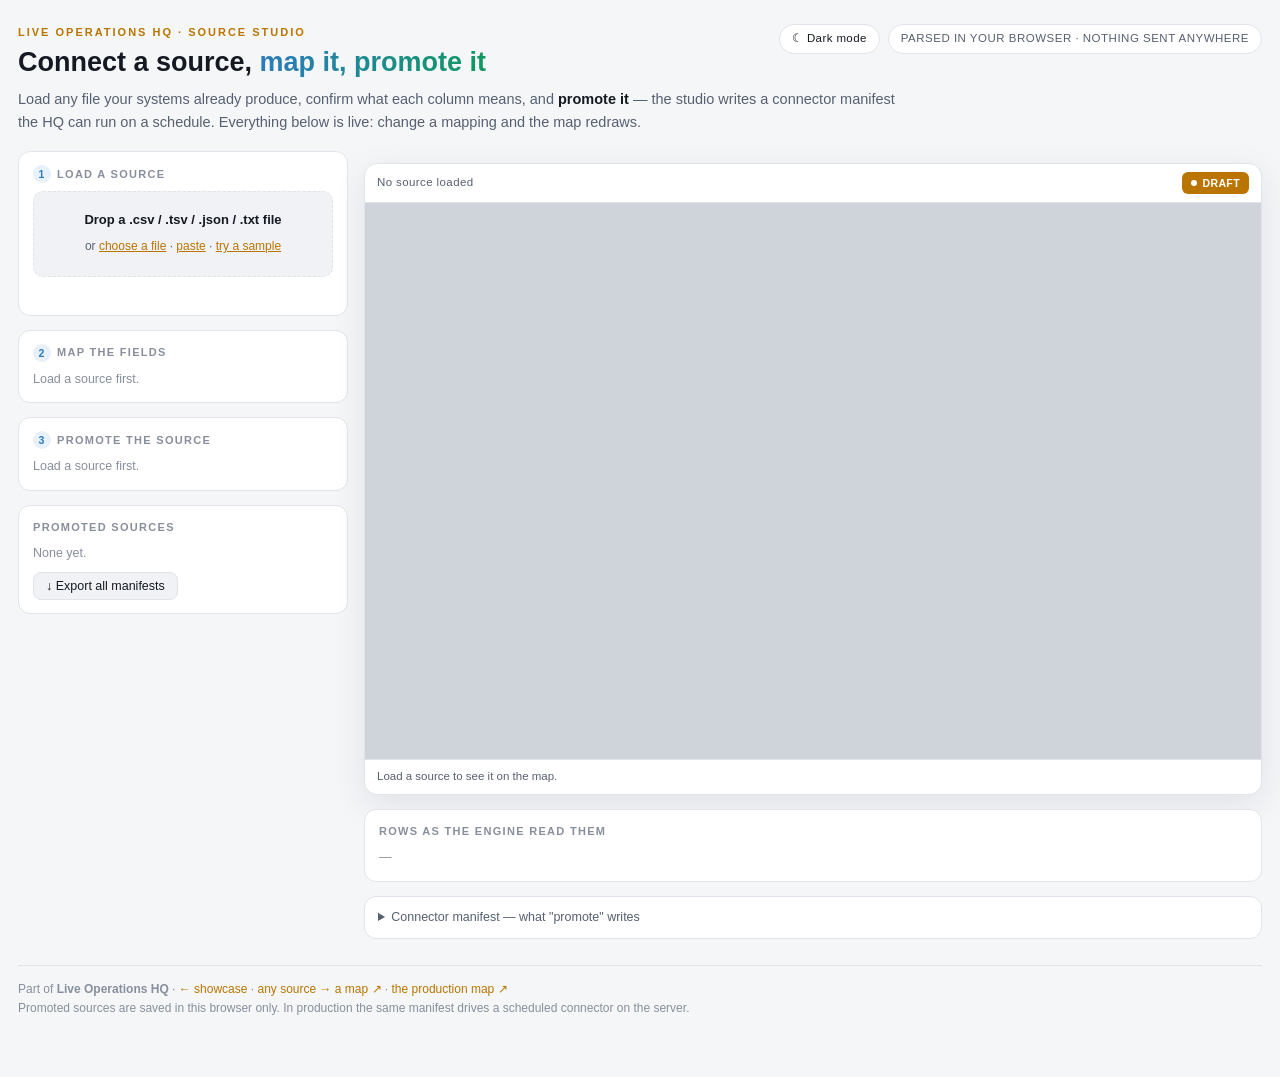
<file: studio.html>
<!DOCTYPE html>
<html lang="en">
<head>
<meta charset="UTF-8">
<meta name="viewport" content="width=device-width, initial-scale=1.0">
<title>Source Studio — Live Operations HQ</title>
<link rel="stylesheet" href="theme.css">
<script src="theme.js"></script>
<style>
  *{box-sizing:border-box}
  [hidden]{display:none !important}
  html,body{margin:0}
  body{background:var(--bg);color:var(--ink);line-height:1.55;
    font-family:-apple-system,BlinkMacSystemFont,"Segoe UI",Roboto,Helvetica,sans-serif;}
  .app{max-width:1300px;margin:0 auto;padding:24px 18px 60px;}
  .top{display:flex;justify-content:space-between;align-items:flex-start;gap:16px;flex-wrap:wrap;}
  .eyebrow{letter-spacing:2px;text-transform:uppercase;color:var(--accent);font-size:11px;font-weight:700;}
  h1{font-size:27px;line-height:1.15;margin:6px 0 0;}
  h1 .g{background:linear-gradient(90deg,var(--blue),var(--green));-webkit-background-clip:text;background-clip:text;color:transparent;}
  .badge{display:flex;align-items:center;gap:6px;background:var(--panel);border:1px solid var(--line);
    border-radius:20px;padding:5px 12px;font-size:11.5px;color:var(--dim);letter-spacing:.5px;}
  .lede{font-size:14.5px;color:var(--dim);max-width:900px;margin:10px 0 18px;}
  .lede b{color:var(--ink);}

  .grid{display:grid;grid-template-columns:330px 1fr;gap:16px;align-items:start;}
  .grid > *{min-width:0;}
  .stepnum{display:inline-flex;align-items:center;justify-content:center;width:18px;height:18px;
    border-radius:50%;background:var(--soft);color:var(--blue);font-size:10.5px;font-weight:700;margin-right:6px;}
  h2{font-size:11px;letter-spacing:1.3px;text-transform:uppercase;color:var(--faint);
    margin:0 0 8px;display:flex;align-items:center;}
  .card{background:var(--panel);border:1px solid var(--line);border-radius:12px;padding:13px 14px;margin-bottom:14px;}
  .empty{color:var(--faint);font-size:12.5px;margin:0;}

  .drop{border:1.5px dashed var(--line);border-radius:10px;background:var(--panel2);
    padding:18px 14px;text-align:center;transition:border-color .15s,background .15s;}
  .drop.over{border-color:var(--green);background:var(--drop-over);}
  .drop b{display:block;font-size:13px;margin-bottom:3px;}
  .drop span{font-size:12px;color:var(--dim);}
  .link{color:var(--accent);cursor:pointer;background:none;border:0;padding:0;font:inherit;text-decoration:underline;}
  textarea{width:100%;min-height:120px;margin-top:9px;background:var(--panel2);color:var(--ink);
    border:1px solid var(--line);border-radius:9px;padding:10px;font-size:11.5px;
    font-family:ui-monospace,SFMono-Regular,Menlo,monospace;}
  .btn{background:var(--panel2);border:1px solid var(--line);color:var(--ink);border-radius:8px;
    padding:6px 12px;font-size:12.5px;cursor:pointer;font-family:inherit;}
  .btn:hover{border-color:var(--blue);}
  .btn.primary{background:var(--soft);border-color:var(--soft-line);font-weight:600;}
  .btn.primary:disabled{opacity:.4;cursor:not-allowed;border-color:var(--line);}
  .btn.full{width:100%;}
  .btnrow{display:flex;gap:7px;flex-wrap:wrap;margin-top:9px;}

  label.f{display:block;font-size:10px;letter-spacing:1px;text-transform:uppercase;color:var(--faint);margin:9px 0 2px;}
  select,input[type=text],input[type=search],input[type=number]{width:100%;background:var(--panel2);color:var(--ink);
    border:1px solid var(--line);border-radius:7px;padding:6px 8px;font-size:12.5px;font-family:inherit;}
  .hint{font-size:11px;color:var(--faint);margin-top:4px;}
  .auto{font-size:10px;color:var(--green);letter-spacing:.5px;}

  .zrow{display:grid;grid-template-columns:1fr 1fr;gap:6px;align-items:center;margin-bottom:5px;}
  .zrow .src{font-size:11.5px;color:var(--dim);overflow:hidden;text-overflow:ellipsis;white-space:nowrap;}

  .stage{background:var(--panel);border:1px solid var(--line);border-radius:13px;overflow:hidden;box-shadow:var(--shadow);}
  .stagebar{display:flex;justify-content:space-between;align-items:center;gap:10px;flex-wrap:wrap;
    padding:8px 12px;border-bottom:1px solid var(--line);font-size:11.5px;color:var(--dim);letter-spacing:.4px;}
  .live{display:flex;align-items:center;gap:5px;font-weight:700;color:var(--on-pill);background:var(--green);
    padding:3px 9px;border-radius:6px;font-size:10.5px;}
  .live.draft{background:var(--accent);}
  .live .d{width:6px;height:6px;border-radius:50%;background:var(--on-pill);animation:bl 1.4s infinite;}
  @keyframes bl{0%,100%{opacity:1}50%{opacity:.25}}
  canvas{display:block;width:100%;height:auto;background:var(--map-bg);cursor:crosshair;}
  .legend{display:flex;flex-wrap:wrap;gap:12px;padding:8px 12px;border-top:1px solid var(--line);
    font-size:11.5px;color:var(--dim);}
  .legend i{display:inline-block;width:9px;height:9px;border-radius:50%;margin-right:5px;vertical-align:-1px;}

  .counts{display:grid;grid-template-columns:repeat(auto-fit,minmax(112px,1fr));gap:9px;margin-bottom:12px;}
  .cnt{background:var(--panel);border:1px solid var(--line);border-radius:10px;padding:9px 12px;}
  .cnt .k{font-size:10px;letter-spacing:1px;text-transform:uppercase;color:var(--faint);
    overflow:hidden;text-overflow:ellipsis;white-space:nowrap;}
  .cnt .v{font-size:20px;font-weight:700;margin-top:1px;}

  table{border-collapse:collapse;width:100%;font-size:11.5px;}
  .tablewrap{max-height:230px;overflow:auto;border:1px solid var(--line);border-radius:9px;background:var(--panel2);}
  th,td{text-align:left;padding:5px 9px;border-bottom:1px solid var(--line);white-space:nowrap;}
  th{position:sticky;top:0;background:var(--panel);color:var(--dim);font-weight:600;font-size:10px;
    letter-spacing:.8px;text-transform:uppercase;}

  .plist{display:flex;flex-direction:column;gap:6px;}
  .pitem{display:flex;align-items:center;gap:8px;background:var(--panel2);border:1px solid var(--line);
    border-radius:9px;padding:7px 10px;font-size:12px;}
  .pitem .nm{flex:1;overflow:hidden;text-overflow:ellipsis;white-space:nowrap;}
  .pitem .st{font-size:9px;letter-spacing:.8px;text-transform:uppercase;border-radius:4px;padding:1px 6px;
    background:var(--ok-bg);color:var(--green);border:1px solid var(--tag-green);}
  .pitem .x{color:var(--faint);cursor:pointer;}
  .pitem .x:hover{color:var(--ink);}

  details.norm{margin-top:12px;background:var(--panel);border:1px solid var(--line);border-radius:12px;padding:11px 13px;}
  details.norm summary{cursor:pointer;font-size:12.5px;color:var(--dim);}
  details.norm pre{margin:10px 0 0;max-height:300px;overflow:auto;background:var(--panel2);
    border:1px solid var(--line);border-radius:8px;padding:11px;font-size:11px;color:var(--dim);}
  .log{font-size:11.5px;color:var(--faint);margin-top:8px;min-height:17px;}
  .log.good{color:var(--green);}
  .log.bad{color:var(--red);}
  .foot{margin-top:26px;border-top:1px solid var(--line);padding-top:14px;color:var(--faint);font-size:12px;}
  .foot a{color:var(--accent);text-decoration:none;}
  @media(max-width:950px){ .grid{grid-template-columns:1fr;} h1{font-size:22px;} }
</style>
</head>
<body>
<div class="app">

  <div class="top">
    <div>
      <div class="eyebrow">Live Operations HQ · Source Studio</div>
      <h1>Connect a source, <span class="g">map it, promote it</span></h1>
    </div>
    <div style="display:flex;gap:8px;align-items:center;flex-wrap:wrap;"><button class="themebtn" data-theme-toggle type="button">☾ Dark mode</button><div class="badge">PARSED IN YOUR BROWSER · NOTHING SENT ANYWHERE</div></div>
  </div>

  <p class="lede">Load any file your systems already produce, confirm what each column means, and <b>promote it</b> — the studio writes a connector manifest the HQ can run on a schedule. Everything below is live: change a mapping and the map redraws.</p>

  <div class="grid">
    <aside>
      <div class="card">
        <h2><span class="stepnum">1</span>Load a source</h2>
        <div class="drop" id="drop">
          <b>Drop a .csv / .tsv / .json / .txt file</b>
          <span>or <label class="link">choose a file<input type="file" id="file" hidden accept=".csv,.tsv,.txt,.json"></label>
            · <button class="link" id="pasteBtn">paste</button>
            · <button class="link" id="sampleBtn">try a sample</button></span>
        </div>
        <textarea id="paste" hidden placeholder="Paste CSV, TSV, pipe-delimited or JSON…"></textarea>
        <div class="btnrow" id="pasteActions" hidden>
          <button class="btn primary" id="pasteLoad">Read it</button>
          <button class="btn" id="pasteCancel">Cancel</button>
        </div>
        <div class="log" id="log"></div>
      </div>

      <div class="card">
        <h2><span class="stepnum">2</span>Map the fields</h2>
        <div id="mapWrap"><p class="empty">Load a source first.</p></div>
      </div>

      <div class="card">
        <h2><span class="stepnum">3</span>Promote the source</h2>
        <div id="promoWrap"><p class="empty">Load a source first.</p></div>
      </div>

      <div class="card">
        <h2>Promoted sources</h2>
        <div class="plist" id="plist"><p class="empty">None yet.</p></div>
        <div class="btnrow"><button class="btn" id="dlAll">↓ Export all manifests</button></div>
      </div>
    </aside>

    <main>
      <div class="counts" id="counts"></div>
      <div class="stage">
        <div class="stagebar">
          <span id="stageTitle">No source loaded</span>
          <span class="live draft" id="stageState"><span class="d"></span>DRAFT</span>
        </div>
        <canvas id="cv" width="1000" height="620"></canvas>
        <div class="legend" id="legend"><span>Load a source to see it on the map.</span></div>
      </div>

      <div class="card" style="margin-top:14px;">
        <h2>Rows as the engine read them</h2>
        <div id="preview"><p class="empty">—</p></div>
      </div>

      <details class="norm">
        <summary>Connector manifest — what "promote" writes</summary>
        <pre id="json">—</pre>
      </details>
    </main>
  </div>

  <div class="foot">
    Part of <b>Live Operations HQ</b> · <a href="index.html">← showcase</a> ·
    <a href="pipeline.html">any source → a map ↗</a> · <a href="presentation.html">the production map ↗</a><br>
    Promoted sources are saved in this browser only. In production the same manifest drives a scheduled connector on the server.
  </div>
</div>

<script src="engine.js"></script>
<script src="samples.js"></script>
<script>
(function(){
'use strict';
var $ = function(s){ return document.querySelector(s); };
var L = HQ.LAYOUTS, KEY = 'hq_promoted_sources_v1';
var state = { ds:null, mapping:null, layoutKey:'airfield', zoneOverride:{}, built:null, promotedId:null };

var view = new HQ.MapView($('#cv'), { onSelect: function(){} });
view.start();
window.addEventListener('hq-theme', function(){ view.readTheme(); });

function log(msg, cls){ var el = $('#log'); el.textContent = msg || ''; el.className = 'log' + (cls ? ' ' + cls : ''); }

/* ------------------------------ step 1: load ---------------------------- */

function loadText(text, name, origin){
  try {
    state.ds = HQ.loadSource(text, name, origin || 'upload');
  } catch(err){ log('Could not read ' + name + ': ' + err.message, 'bad'); return; }
  state.mapping = HQ.inferMapping(state.ds);
  state.zoneOverride = {};
  state.promotedId = null;
  $('#promoWrap').innerHTML = '';          /* rebuild step 3 for the new source */
  log('Read ' + state.ds.rows.length + ' rows × ' + state.ds.cols.length + ' columns from ' +
      name + ' (' + state.ds.format + '). Mapping guessed below — change anything that looks wrong.', 'good');
  renderMapping(); rebuild();
}

var drop = $('#drop');
['dragenter','dragover'].forEach(function(ev){
  drop.addEventListener(ev, function(e){ e.preventDefault(); drop.classList.add('over'); });
});
['dragleave','drop'].forEach(function(ev){
  drop.addEventListener(ev, function(e){ e.preventDefault(); drop.classList.remove('over'); });
});
drop.addEventListener('drop', function(e){
  var f = e.dataTransfer && e.dataTransfer.files && e.dataTransfer.files[0];
  if(f) readFile(f);
  else if(e.dataTransfer) loadText(e.dataTransfer.getData('text'), 'dropped text', 'paste');
});
function readFile(f){
  var r = new FileReader();
  r.onload = function(){ loadText(String(r.result), f.name, 'upload'); };
  r.onerror = function(){ log('Could not read ' + f.name + '.', 'bad'); };
  r.readAsText(f);
}
$('#file').addEventListener('change', function(e){ if(e.target.files[0]) readFile(e.target.files[0]); e.target.value=''; });
$('#pasteBtn').addEventListener('click', function(){ $('#paste').hidden=false; $('#pasteActions').hidden=false; $('#paste').focus(); });
$('#pasteCancel').addEventListener('click', function(){ $('#paste').hidden=true; $('#pasteActions').hidden=true; $('#paste').value=''; });
$('#pasteLoad').addEventListener('click', function(){
  var t = $('#paste').value.trim();
  if(!t){ log('Nothing pasted.', 'bad'); return; }
  loadText(t, 'pasted data', 'paste');
  $('#paste').hidden=true; $('#pasteActions').hidden=true; $('#paste').value='';
});
$('#sampleBtn').addEventListener('click', function(){
  var set = window.HQ_SITE_SAMPLES[state.layoutKey] || window.HQ_SITE_SAMPLES.airfield;   /* this site's data */
  var keys = Object.keys(set);
  var k = keys[(keys.indexOf(window._lastSample||'') + 1) % keys.length];
  window._lastSample = k;
  var s = set[k];
  loadText(s.text, s.name, s.label.replace(/^\S+\s/,''));
});

/* --------------------------- step 2: map fields ------------------------- */

function opts(cols, sel, allowNone){
  return (allowNone ? '<option value="">— none —</option>' : '') + cols.map(function(c){
    return '<option value="' + HQ.esc(c.name) + '"' + (c.name===sel?' selected':'') + '>' +
      HQ.esc(c.name) + ' · ' + c.kind + '</option>';
  }).join('');
}

function renderMapping(){
  var ds = state.ds, m = state.mapping;
  if(!ds){ $('#mapWrap').innerHTML = '<p class="empty">Load a source first.</p>'; return; }
  var lay = L[state.layoutKey], eff = HQ.kindFor(lay, m.kind);   /* planes stay on the airfield */
  var h =
    '<div class="auto">✓ guessed from your column names and values</div>' +
    '<label class="f">Label — what to call each row</label><select id="mLabel">' + opts(ds.cols, m.label) + '</select>' +
    '<label class="f">Area — where it belongs on the plan</label><select id="mZone">' + opts(ds.cols, m.zone, true) + '</select>' +
    '<label class="f">State — how it should look</label><select id="mStatus">' + opts(ds.cols, m.status, true) + '</select>' +
    '<label class="f">Render each row as</label><select id="mKind">' +
      lay.kinds.map(function(k){ return '<option value="'+k+'"'+(k===eff?' selected':'')+'>'+HQ.KIND_LABEL[k]+'</option>'; }).join('') +
    '</select>' +
    '<label class="f">Site layout</label><select id="mLayout">' +
      Object.keys(L).map(function(k){ return '<option value="'+k+'"'+(k===state.layoutKey?' selected':'')+'>'+L[k].label+'</option>'; }).join('') +
    '</select>';
  $('#mapWrap').innerHTML = h + '<div id="zoneEdit"></div>';

  ['mLabel','mZone','mStatus','mKind'].forEach(function(id){
    $('#'+id).addEventListener('change', function(){
      state.mapping = {
        label: $('#mLabel').value, zone: $('#mZone').value || null,
        status: $('#mStatus').value || null,
        kind: id === 'mKind' ? $('#mKind').value : state.mapping.kind
      };
      state.zoneOverride = {};
      rebuild();
    });
  });
  $('#mLayout').addEventListener('change', function(){
    state.layoutKey = this.value; state.zoneOverride = {}; renderMapping(); rebuild();
  });
}

function renderZoneEdit(){
  var host = $('#zoneEdit'); if(!host) return;
  var zm = state.built.zoneMap, keys = Object.keys(zm);
  if(!keys.length){ host.innerHTML = ''; return; }
  var zones = L[state.layoutKey].zones.filter(function(z){ return !z.road; });
  var h = '<label class="f">Send each value to an area</label>';
  keys.slice(0,20).forEach(function(k){
    h += '<div class="zrow"><span class="src" title="'+HQ.esc(k)+'">'+HQ.esc(k)+
         (zm[k].matched?'':' <span style="color:var(--accent)">*</span>')+'</span>' +
         '<select data-zv="'+HQ.esc(k)+'">' + zones.map(function(z){
            return '<option value="'+z.id+'"'+(z.id===zm[k].zone.id?' selected':'')+'>'+HQ.esc(z.name)+'</option>';
         }).join('') + '</select></div>';
  });
  h += '<div class="hint">* no name match — the studio picked a fitting free area. Override it here.</div>';
  var renamed = state.built.entities.filter(function(e){ return e.sourceLabel; });
  if(renamed.length) h += '<div class="hint" style="margin-top:6px;">Shown as ' + HQ.KIND_WORD[renamed[0].kind] +
    ' on this site, so labels are renamed (' + HQ.esc(renamed[0].sourceLabel) + ' → ' + HQ.esc(renamed[0].label) +
    '). The source IDs stay on every record and in the manifest.</div>';
  host.innerHTML = h;
  host.querySelectorAll('select[data-zv]').forEach(function(sel){
    sel.addEventListener('change', function(){
      state.zoneOverride[this.getAttribute('data-zv')] = this.value;
      rebuild(true);
    });
  });
}

/* ------------------------------- rebuild -------------------------------- */

function rebuild(keepZoneEdit){
  if(!state.ds) return;
  var layout = L[state.layoutKey];
  var built = HQ.buildEntities(state.ds, state.mapping, layout);

  /* apply operator overrides, then re-place so the grid stays tidy */
  var overrides = Object.keys(state.zoneOverride);
  if(overrides.length){
    overrides.forEach(function(v){
      if(built.zoneMap[v]){
        var z = layout.zones.filter(function(zz){ return zz.id === state.zoneOverride[v]; })[0];
        if(z){ built.zoneMap[v].zone = z; built.zoneMap[v].matched = true; built.zoneMap[v].manual = true; }
      }
    });
    built = HQ.buildEntities(state.ds, state.mapping, layout, built.zoneMap);
  }
  state.built = built;

  view.set(layout, built.entities);
  renderCounts(); renderLegend(); renderPreview(); renderManifest(); renderPromote();
  if(!keepZoneEdit) renderZoneEdit(); else refreshZoneSelects();
  $('#stageTitle').textContent = state.ds.name.toUpperCase() + ' · ' + state.ds.format.toUpperCase() +
    ' → ' + layout.label.replace(/^\S+\s/,'').toUpperCase();
  var st = $('#stageState');
  st.innerHTML = '<span class="d"></span>' + (state.promotedId ? 'PROMOTED' : 'DRAFT');
  st.className = 'live' + (state.promotedId ? '' : ' draft');
}

function refreshZoneSelects(){
  var zm = state.built.zoneMap;
  document.querySelectorAll('#zoneEdit select[data-zv]').forEach(function(sel){
    var v = sel.getAttribute('data-zv');
    if(zm[v]) sel.value = zm[v].zone.id;
  });
}

function renderCounts(){
  var ents = state.built.entities, by = {};
  ents.forEach(function(e){ by[e.status] = (by[e.status]||0)+1; });
  var h = '<div class="cnt"><div class="k">Rows mapped</div><div class="v">'+ents.length+'</div></div>';
  ['moving','ok','waiting','alert','off'].forEach(function(k){
    if(!by[k]) return;
    h += '<div class="cnt"><div class="k">'+HQ.STATUS_LABEL[k]+'</div><div class="v" style="color:'+
         HQ.statusColor(k)+'">'+by[k]+'</div></div>';
  });
  $('#counts').innerHTML = h;
}

function renderLegend(){
  var by = {}; state.built.entities.forEach(function(e){ by[e.status]=1; });
  var shown = {}; state.built.entities.forEach(function(e){ shown[e.kind] = 1; });
  var h = '<span>One shape per row — rendered as <b style="color:var(--ink)">'+
          Object.keys(shown).map(function(k){ return HQ.KIND_WORD[k] || k; }).join(' + ')+'</b></span>';
  ['moving','ok','waiting','alert','off'].forEach(function(k){
    if(!by[k]) return;
    h += '<span><i style="background:'+HQ.statusColor(k)+'"></i>'+HQ.STATUS_LABEL[k]+'</span>';
  });
  $('#legend').innerHTML = h;
}

function renderPreview(){
  var ds = state.ds, cols = ds.cols.slice(0,9), rows = ds.rows.slice(0,25);
  var h = '<div class="tablewrap"><table><thead><tr>';
  cols.forEach(function(c){ h += '<th>'+HQ.esc(c.name)+' <span style="color:var(--faint)">'+c.kind+'</span></th>'; });
  h += '</tr></thead><tbody>';
  rows.forEach(function(r){
    h += '<tr>';
    cols.forEach(function(c){ var v=r[c.name]; h += '<td>'+HQ.esc(HQ.isBlank(v)?'—':v)+'</td>'; });
    h += '</tr>';
  });
  h += '</tbody></table></div>';
  if(ds.rows.length > rows.length || ds.cols.length > cols.length){
    h += '<p class="hint">Showing '+rows.length+' of '+ds.rows.length+' rows, '+cols.length+' of '+ds.cols.length+' columns.</p>';
  }
  $('#preview').innerHTML = h;
}

/* --------------------------- step 3: promote ---------------------------- */

function slug(s){ return String(s).toLowerCase().replace(/\.[^.]+$/,'').replace(/[^a-z0-9]+/g,'-').replace(/^-|-$/g,''); }

function manifest(){
  var ds = state.ds, m = state.mapping, b = state.built, layout = L[state.layoutKey];
  var areas = {};
  Object.keys(b.zoneMap).forEach(function(k){
    areas[k] = { area_id: b.zoneMap[k].zone.id, area: b.zoneMap[k].zone.name,
                 resolved: b.zoneMap[k].manual ? 'manual' : (b.zoneMap[k].matched ? 'name match' : 'auto-assigned') };
  });
  return {
    id: state.promotedId || ('src_' + slug(ds.name)),
    name: ($('#pName') && $('#pName').value) || ds.name,
    connector: {
      transport: ($('#pTransport') && $('#pTransport').value) || 'upload',
      endpoint: ($('#pEndpoint') && $('#pEndpoint').value) || ('/connectors/' + slug(ds.name)),
      refresh_seconds: parseInt(($('#pRefresh') && $('#pRefresh').value) || '60', 10),
      format: ds.format,
      original_file: ds.name
    },
    schema: ds.cols.map(function(c){ return { name:c.name, type:c.kind, fill_rate: c.total ? Math.round(c.filled/c.total*100)/100 : 0 }; }),
    mapping: { label:m.label, area:m.zone, state:m.status, render_as:HQ.kindFor(layout, m.kind),
               relabel: b.entities.some(function(e){ return e.sourceLabel; }) ? 'site-fitting names; source label kept as source_label' : undefined },
    layout: { id: state.layoutKey, name: layout.label.replace(/^\S+\s/,''), areas: layout.zones.map(function(z){ return z.id; }) },
    area_routing: areas,
    row_count: ds.rows.length,
    promoted_at: state.promotedId ? (store().filter(function(x){ return x.id===state.promotedId; })[0]||{}).promoted_at : null
  };
}

function renderManifest(){ $('#json').textContent = JSON.stringify(manifest(), null, 2); }

function renderPromote(){
  var ds = state.ds;
  if(!ds){ $('#promoWrap').innerHTML = '<p class="empty">Load a source first.</p>'; return; }
  if($('#pName')){ renderManifest(); return; }        /* already built — keep the operator's typing */
  $('#promoWrap').innerHTML =
    '<label class="f">Source name</label><input type="text" id="pName" value="'+HQ.esc(ds.name)+'">' +
    '<label class="f">How it arrives</label><select id="pTransport">' +
      ['upload','ftp','sftp','http api','database','email attachment','webhook'].map(function(t){
        return '<option value="'+t+'">'+t.toUpperCase()+'</option>'; }).join('') + '</select>' +
    '<label class="f">Endpoint the HQ will poll</label><input type="text" id="pEndpoint" value="/connectors/'+HQ.esc(slug(ds.name))+'">' +
    '<label class="f">Refresh every (seconds)</label><input type="number" id="pRefresh" value="60" min="5" step="5">' +
    '<div class="btnrow">' +
      '<button class="btn primary full" id="pGo">⬆ Promote to Live HQ</button>' +
      '<button class="btn" id="pDl">↓ connector.json</button>' +
      '<button class="btn" id="pRows">↓ normalized rows</button>' +
    '</div><div class="hint">Promoting registers the mapping so the HQ can pull this source on a schedule and drop it onto the same map.</div>';

  ['pName','pTransport','pEndpoint','pRefresh'].forEach(function(id){
    $('#'+id).addEventListener('input', renderManifest);
    $('#'+id).addEventListener('change', renderManifest);
  });
  $('#pGo').addEventListener('click', promote);
  $('#pDl').addEventListener('click', function(){
    download(slug($('#pName').value || ds.name) + '.connector.json', JSON.stringify(manifest(), null, 2), 'application/json');
  });
  $('#pRows').addEventListener('click', function(){
    var rows = state.built.entities.map(function(e){
      return { id:'e'+(e.i+1), label:e.label, source_label:e.sourceLabel || undefined, kind:e.kind, area:e.zone.name, state:e.status, source:e.row };
    });
    download(slug($('#pName').value || ds.name) + '.normalized.json', JSON.stringify(rows, null, 2), 'application/json');
  });
  renderManifest();
}

/* ------------------------- promoted source registry --------------------- */

function store(){
  try { return JSON.parse(localStorage.getItem(KEY) || '[]'); } catch(e){ return []; }
}
function save(list){
  try { localStorage.setItem(KEY, JSON.stringify(list)); }
  catch(e){ log('Could not save locally (storage full or blocked) — download the manifest instead.', 'bad'); }
}

function promote(){
  var mf = manifest();
  mf.promoted_at = new Date().toISOString();
  mf.sample_text = state.ds.rows.length <= 2000 ? null : null;   /* manifests stay small — rows stay at the source */
  var list = store();
  var at = -1;
  for(var i=0;i<list.length;i++){ if(list[i].id === mf.id){ at = i; break; } }
  if(at >= 0) list[at] = mf; else list.push(mf);
  save(list);
  state.promotedId = mf.id;
  renderPromoted(); rebuild(true);
  log('Promoted "' + mf.name + '" — the HQ will poll ' + mf.connector.endpoint +
      ' every ' + mf.connector.refresh_seconds + 's and render ' + mf.row_count + ' rows as ' +
      mf.mapping.render_as + '.', 'good');
}

function renderPromoted(){
  var list = store(), host = $('#plist');
  if(!list.length){ host.innerHTML = '<p class="empty">None yet.</p>'; return; }
  host.innerHTML = list.map(function(p, i){
    return '<div class="pitem"><span class="nm" title="'+HQ.esc(p.name)+'">'+HQ.esc(p.name)+
      '<br><span style="color:var(--faint);font-size:10.5px;">'+HQ.esc(p.connector.transport)+' · '+
      p.row_count+' rows · every '+p.connector.refresh_seconds+'s</span></span>' +
      '<span class="st">live</span><span class="x" data-del="'+i+'" title="Remove">✕</span></div>';
  }).join('');
  host.querySelectorAll('[data-del]').forEach(function(x){
    x.addEventListener('click', function(){
      var list2 = store(); var gone = list2.splice(parseInt(this.getAttribute('data-del'),10),1)[0];
      save(list2);
      if(gone && gone.id === state.promotedId){ state.promotedId = null; rebuild(true); }
      renderPromoted();
      log('Removed "' + (gone ? gone.name : 'source') + '" from the registry.');
    });
  });
}

$('#dlAll').addEventListener('click', function(){
  var list = store();
  if(!list.length){ log('Nothing promoted yet.', 'bad'); return; }
  download('live-ops-hq.connectors.json', JSON.stringify({ connectors:list }, null, 2), 'application/json');
});

function download(filename, text, mime){
  var blob = new Blob([text], { type: mime || 'text/plain;charset=utf-8' });
  var url = URL.createObjectURL(blob), a = document.createElement('a');
  a.href = url; a.download = filename; document.body.appendChild(a); a.click();
  document.body.removeChild(a); setTimeout(function(){ URL.revokeObjectURL(url); }, 1000);
}

renderPromoted();
})();
</script>
</body>
</html>
</file>
<file: theme.css>
/* Live Operations HQ — light / dark tokens, shared by every page.
   Light is the default; theme.js sets data-theme="dark" when chosen. */
:root{
  color-scheme: light;
  --bg:#f5f6f8; --panel:#ffffff; --panel2:#f0f2f5; --line:#e1e4ea;
  --ink:#151922; --dim:#566070; --faint:#878f9d; --accent:#b97500;
  --blue:#2b7bbf; --green:#0f9960; --red:#cc4f36; --violet:#8448c4;
  --soft:#e8f1fa; --soft-line:#9cc3e6;           /* selected chip, primary button */
  --drop-over:#e8f6ef;
  --ok-bg:#e3f5ec;
  --on-pill:#ffffff;                             /* text on a filled status pill */
  --shadow:0 10px 34px rgba(20,30,50,.09);
  --tag-blue:#b8d4ec; --tag-green:#b2e0cb; --tag-amber:#ecd6a6; --tag-violet:#d7c4ef;
  --accent-text:#8a5a00;                         /* amber that passes on white */
  --btn-bg:#151922; --btn-ink:#ffffff;           /* primary button */
  --band:#151922; --band-ink:#ffffff; --band-dim:#c3c9d4; --band-line:#2c3240;

  --map-bg:#cfd3da; --map-grid:rgba(20,30,50,.045); --map-zone:#ffffff; --map-road:#e2e6ec;
  --map-line:#d4d9e1; --map-dash:#b4bdca; --map-label:#6a7383; --map-count:#151922;
  --map-text:#454f61; --map-text-sel:#151922; --map-outline:#1a2130; --map-wheel:#1a2130;
  --map-shadow:rgba(20,30,50,.15); --map-ring:rgba(20,30,50,.35); --map-glass:rgba(20,30,45,.42);
}
:root[data-theme="dark"]{
  color-scheme: dark;
  --bg:#0d0f15; --panel:#141821; --panel2:#0e1119; --line:#232835;
  --ink:#e8ebf2; --dim:#99a2b4; --faint:#6f7789; --accent:#f0a500;
  --blue:#4ea8de; --green:#22e39c; --red:#e0664f; --violet:#c77dff;
  --soft:#182030; --soft-line:#2c4057;
  --drop-over:#101a18;
  --ok-bg:#13301f;
  --on-pill:#0a0c12;
  --shadow:0 10px 40px rgba(0,0,0,.45);
  --tag-blue:#2a4a63; --tag-green:#1e5c45; --tag-amber:#5c4718; --tag-violet:#4a3360;
  --accent-text:#f0a500;
  --btn-bg:#f0a500; --btn-ink:#10131a;
  --band:#10131a; --band-ink:#e8ebf2; --band-dim:#a9b1c2; --band-line:#232835;

  --map-bg:#1b1e26; --map-grid:rgba(255,255,255,.025); --map-zone:#11151d; --map-road:#0f1118;
  --map-line:#232835; --map-dash:#2a3140; --map-label:#7f899c; --map-count:#e8ebf2;
  --map-text:#a3acbd; --map-text-sel:#e8ebf2; --map-outline:#05070b; --map-wheel:#56607a;
  --map-shadow:rgba(0,0,0,.42); --map-ring:rgba(255,255,255,.35); --map-glass:rgba(10,14,22,.5);
}

.themebtn{display:inline-flex;align-items:center;gap:6px;background:var(--panel);color:var(--ink);
  border:1px solid var(--line);border-radius:20px;padding:5px 12px;font:inherit;font-size:11.5px;
  letter-spacing:.4px;cursor:pointer;}
.themebtn:hover{border-color:var(--blue);}
</file>
